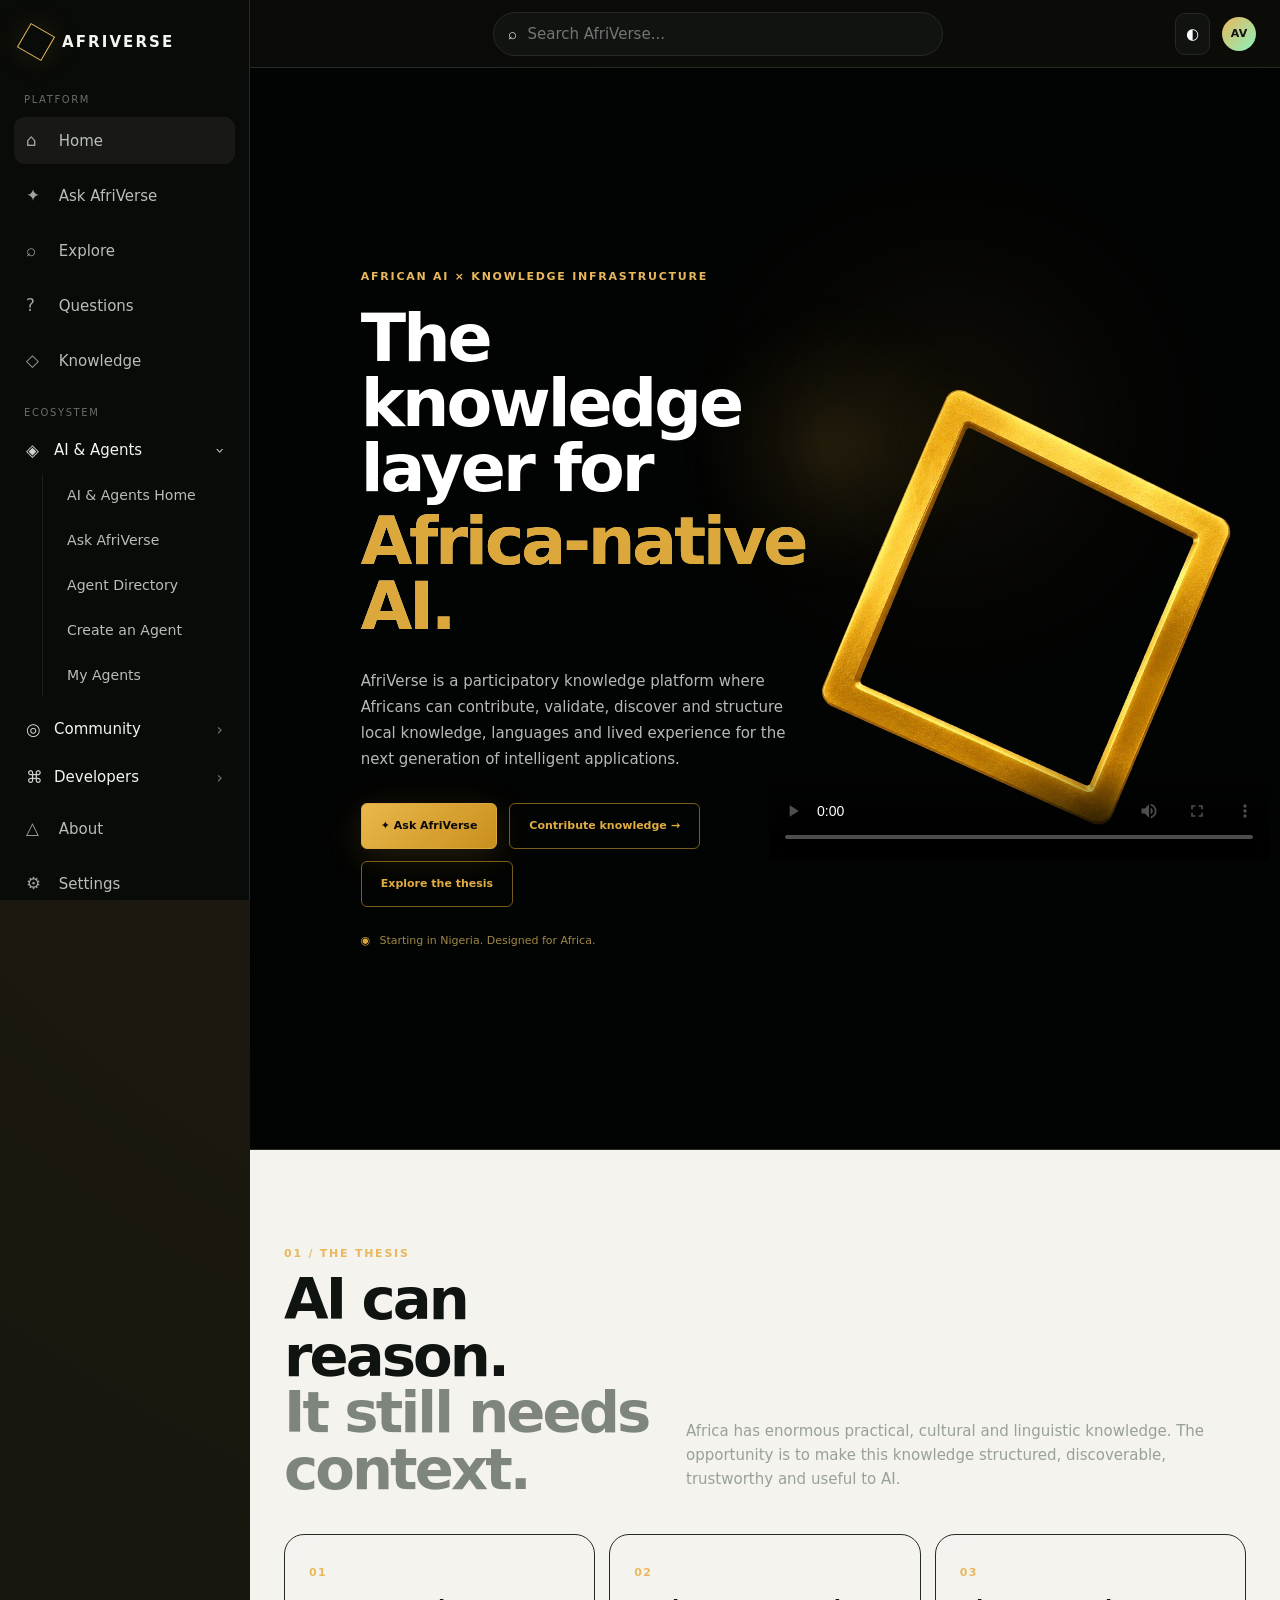
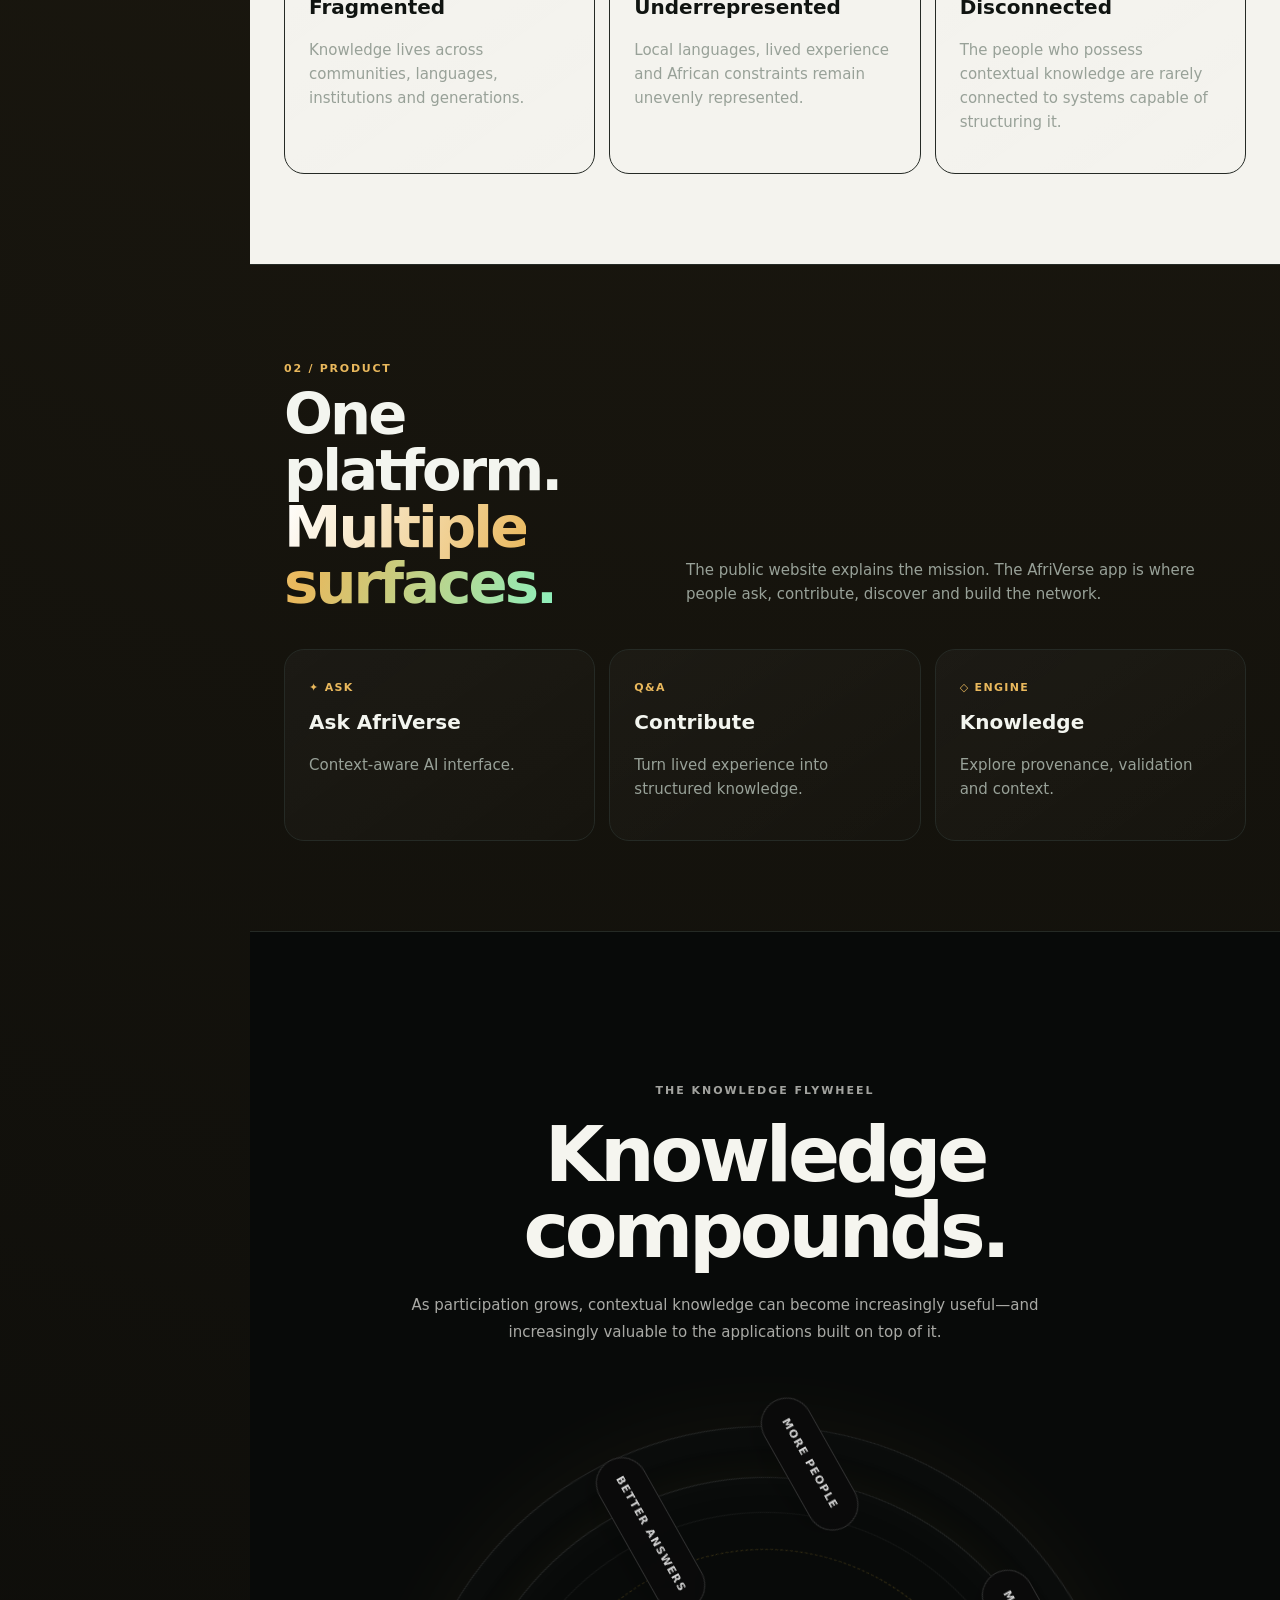
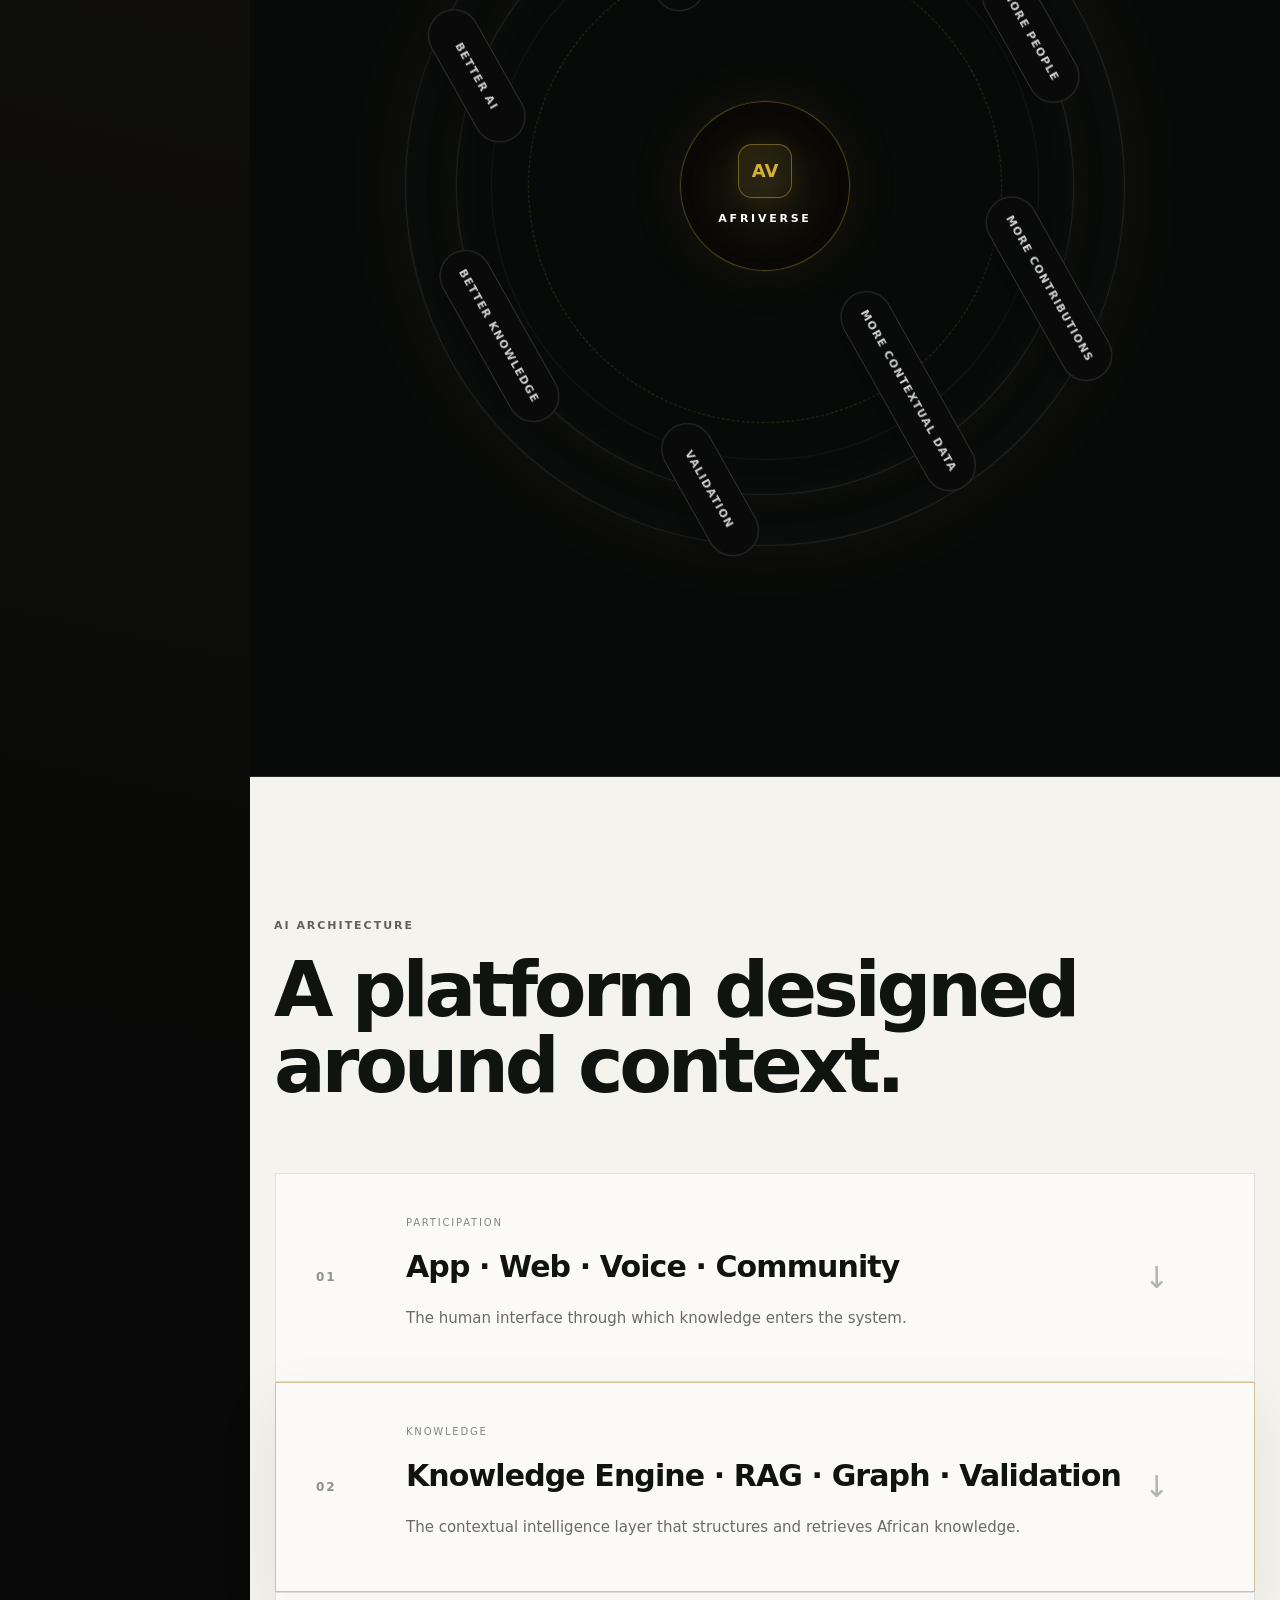
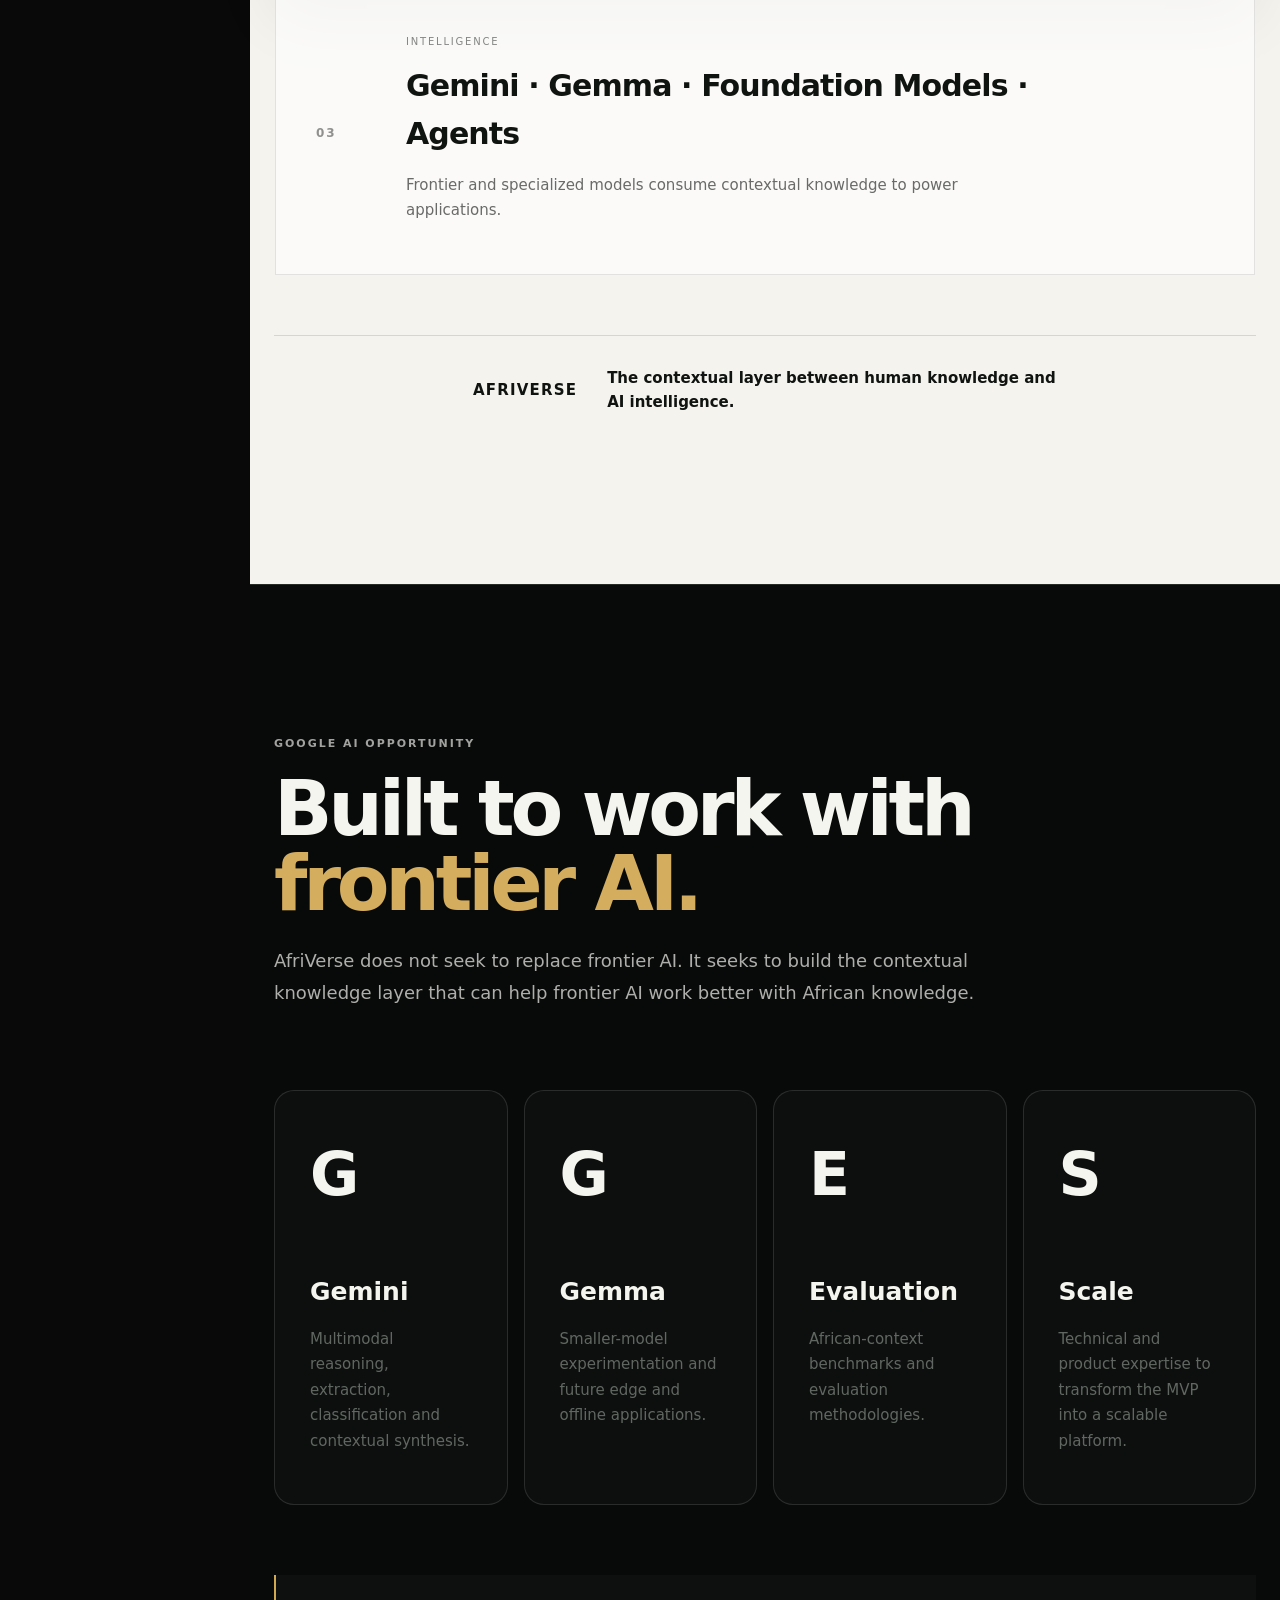
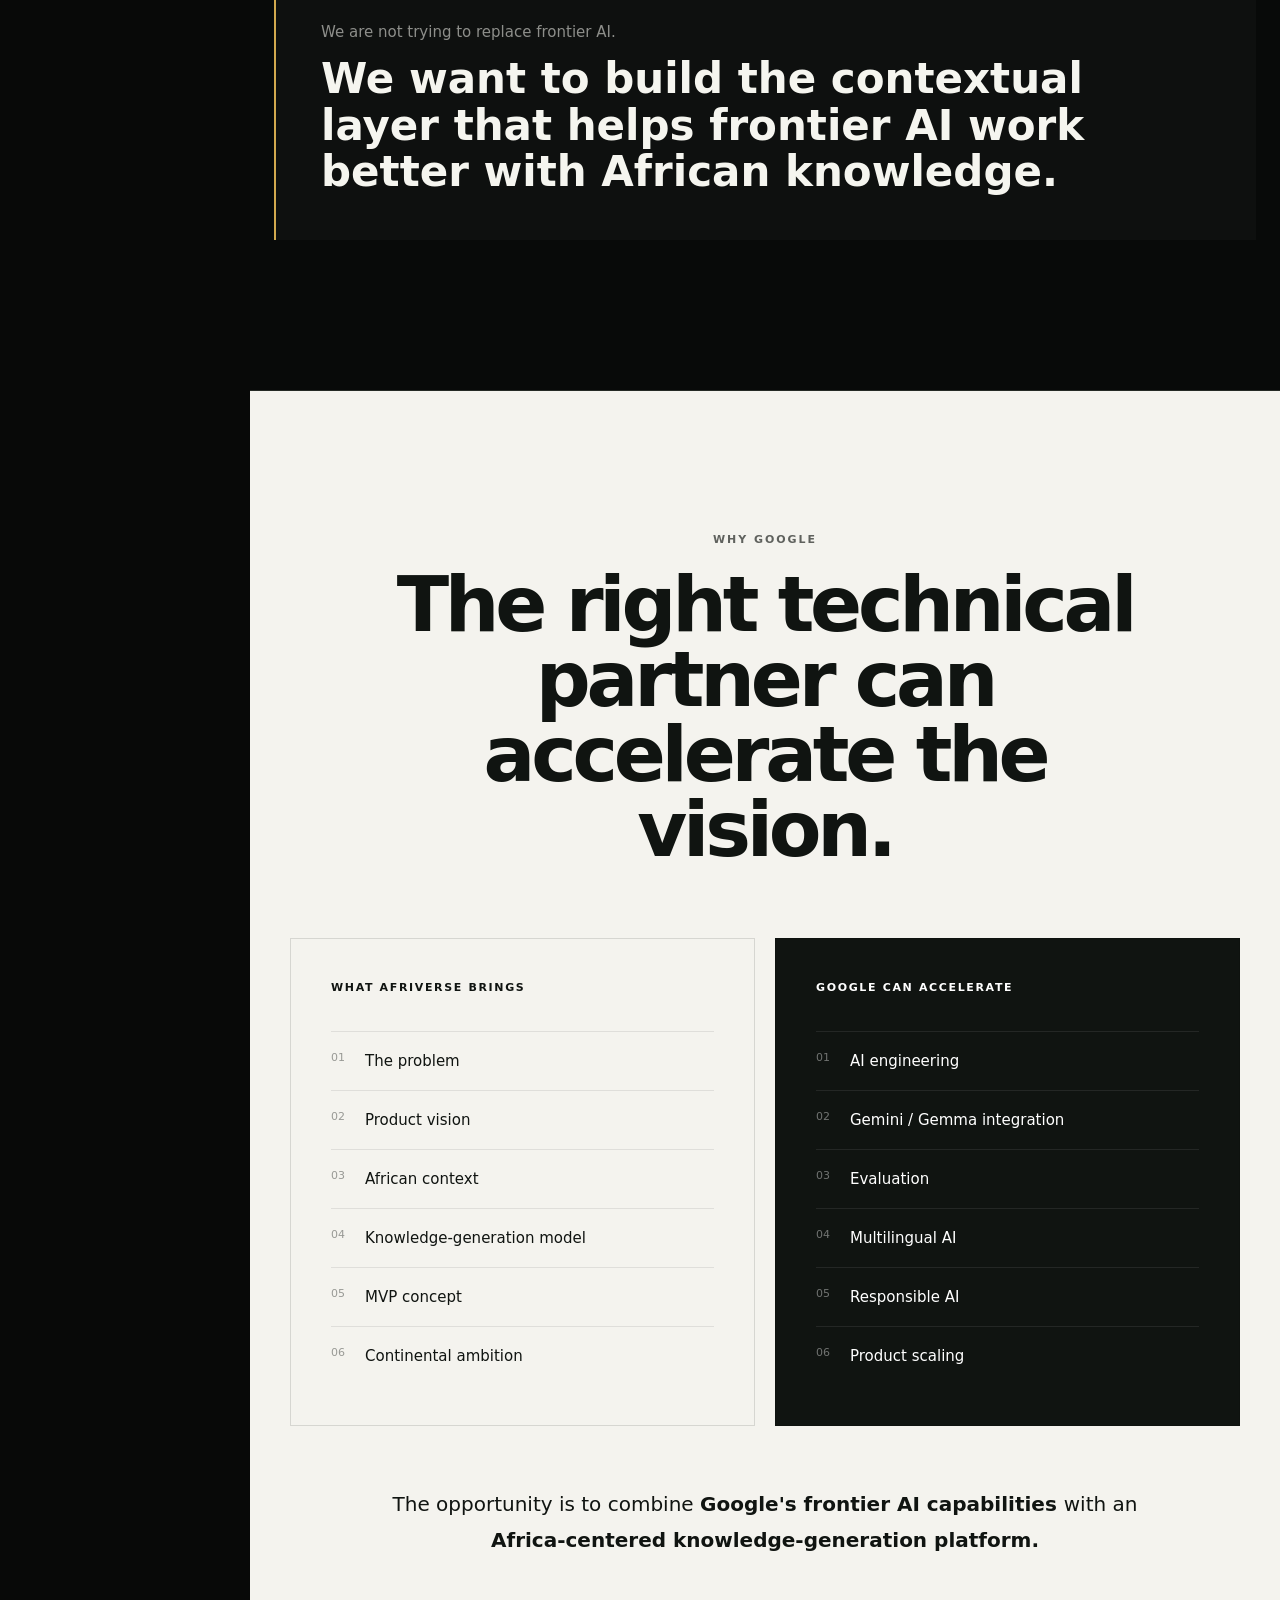
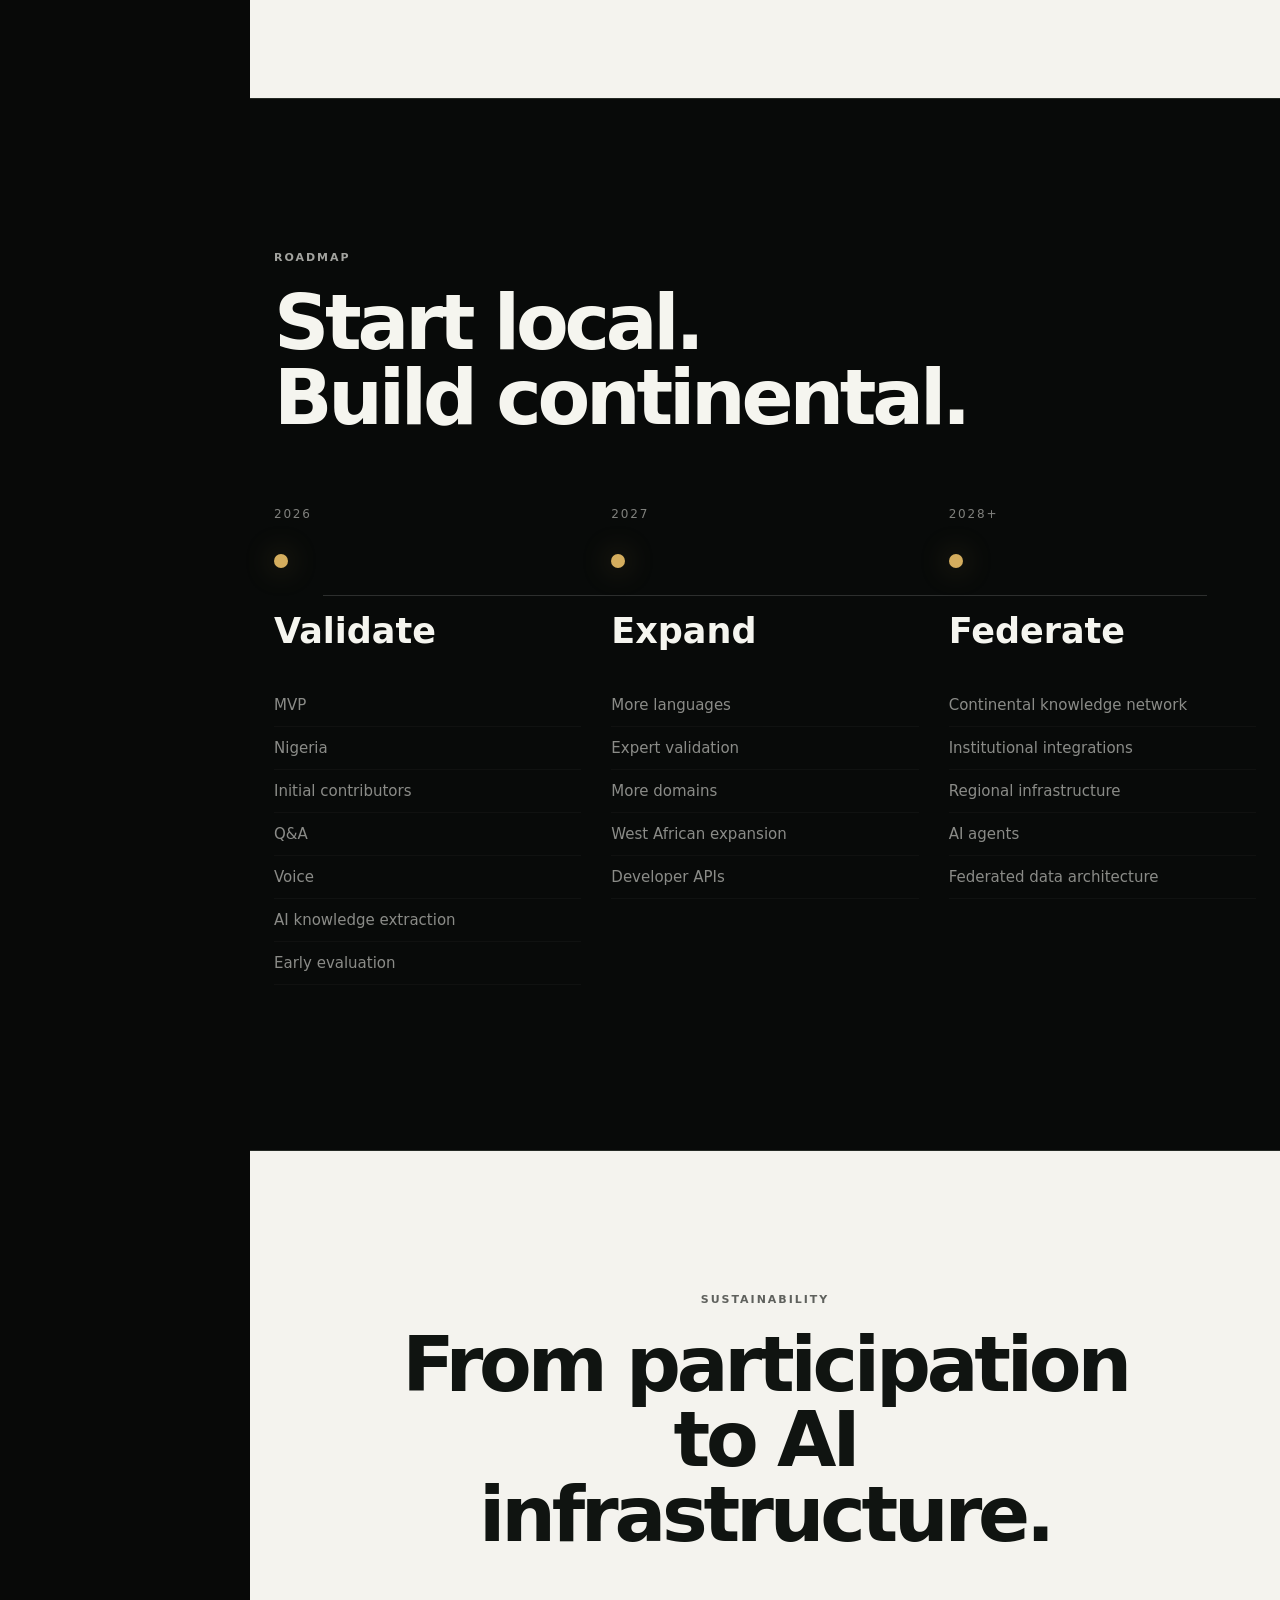
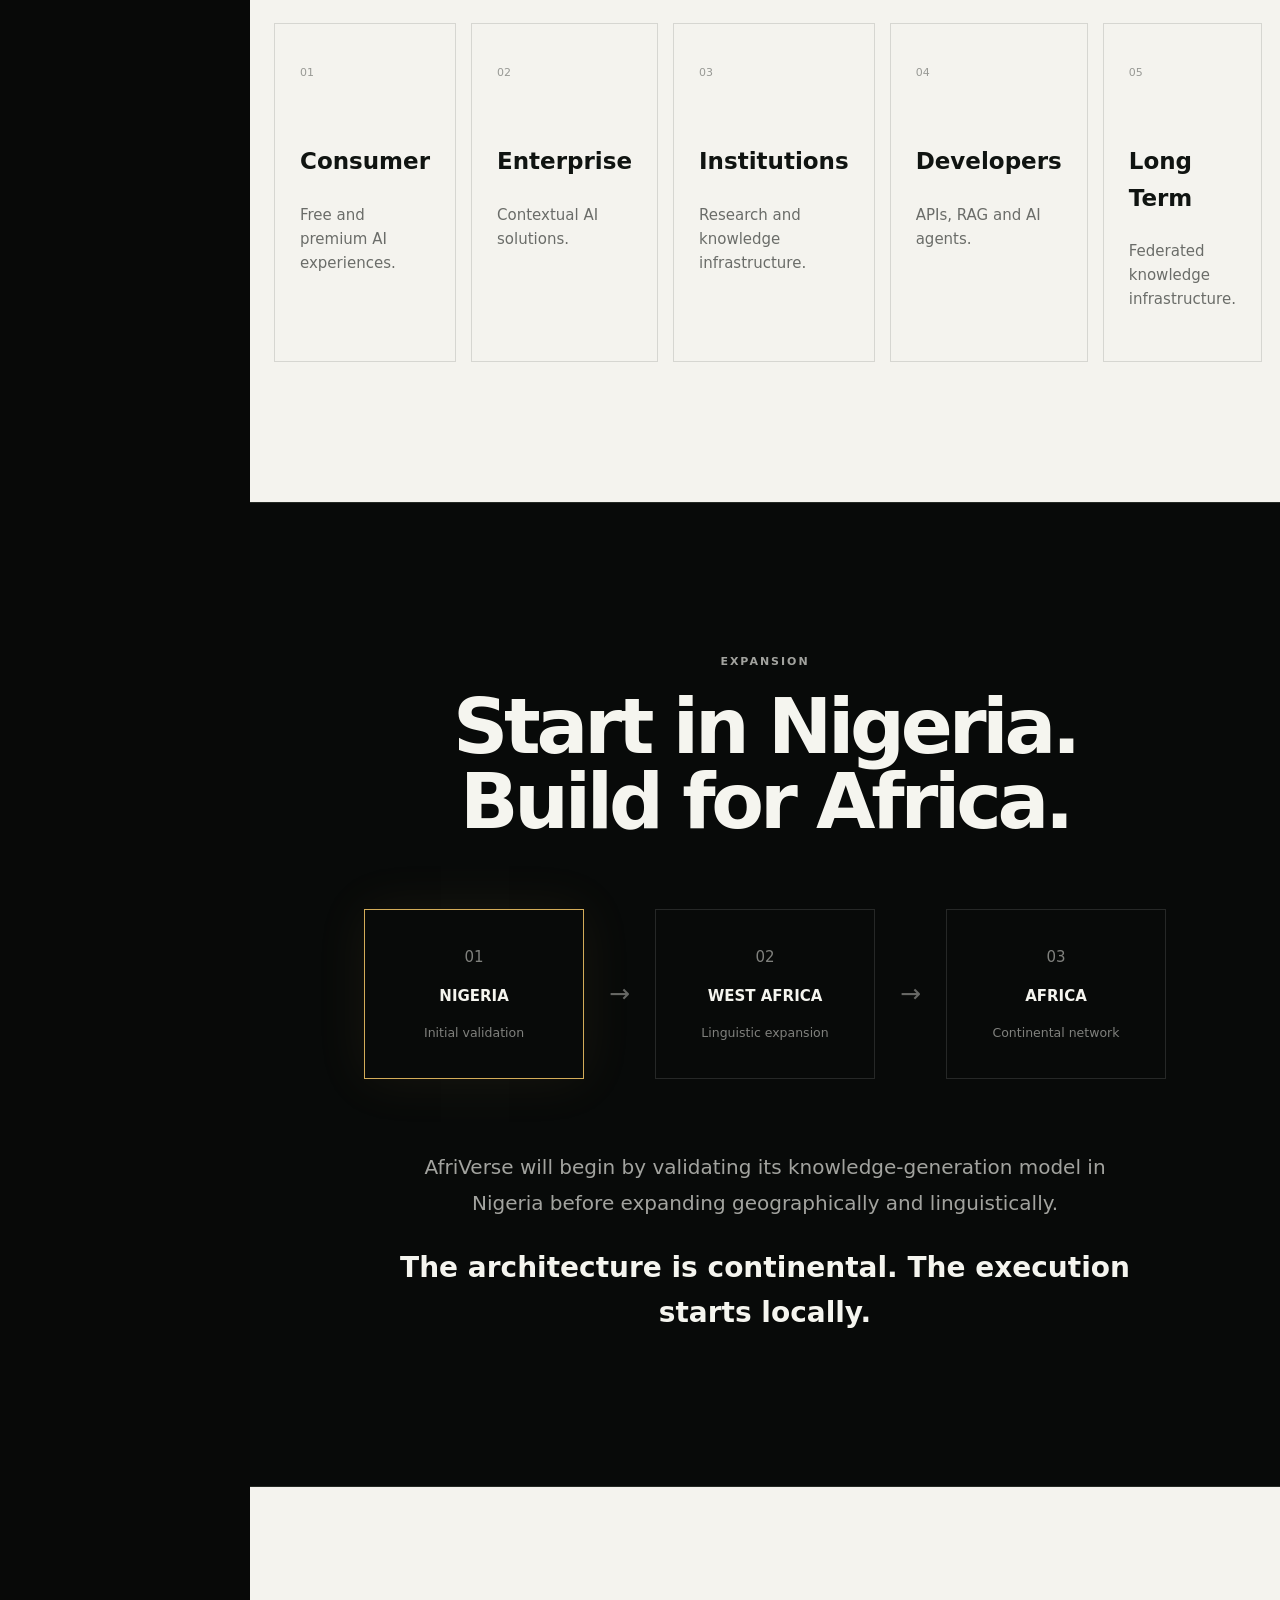
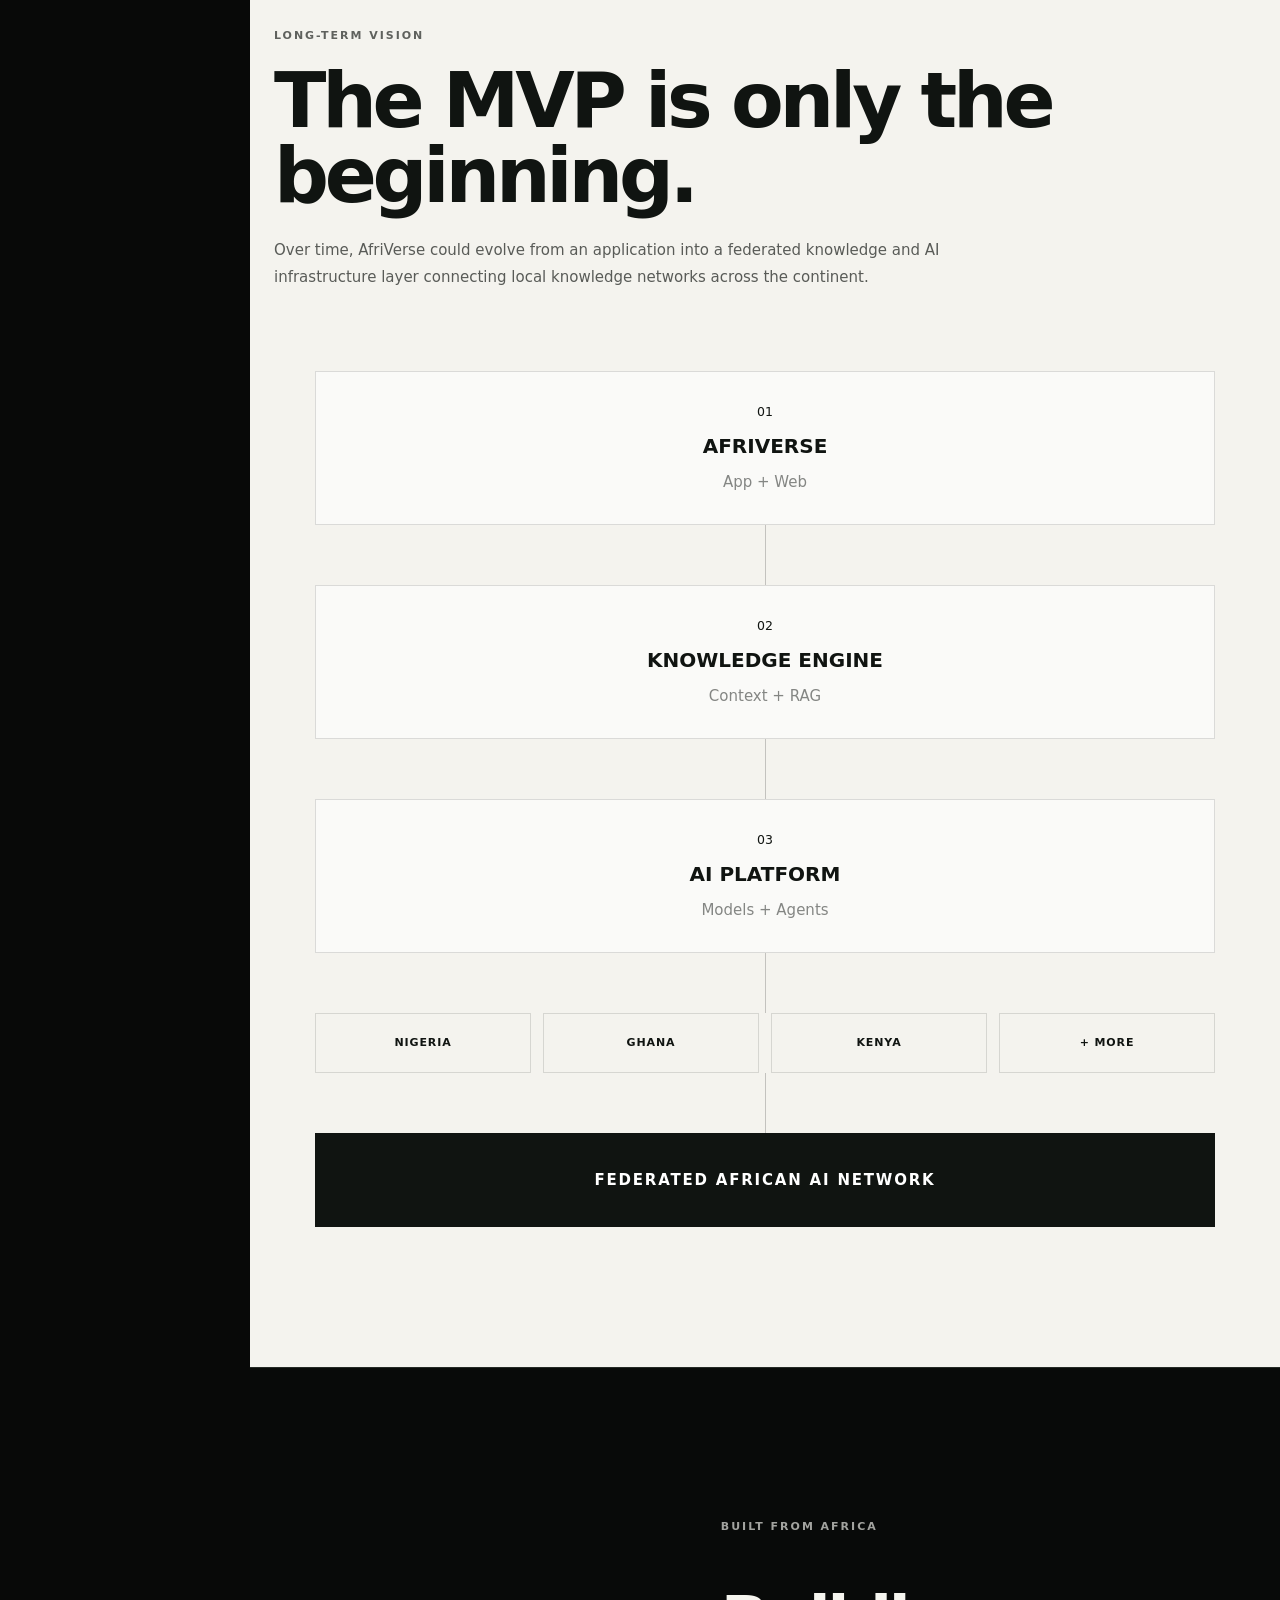
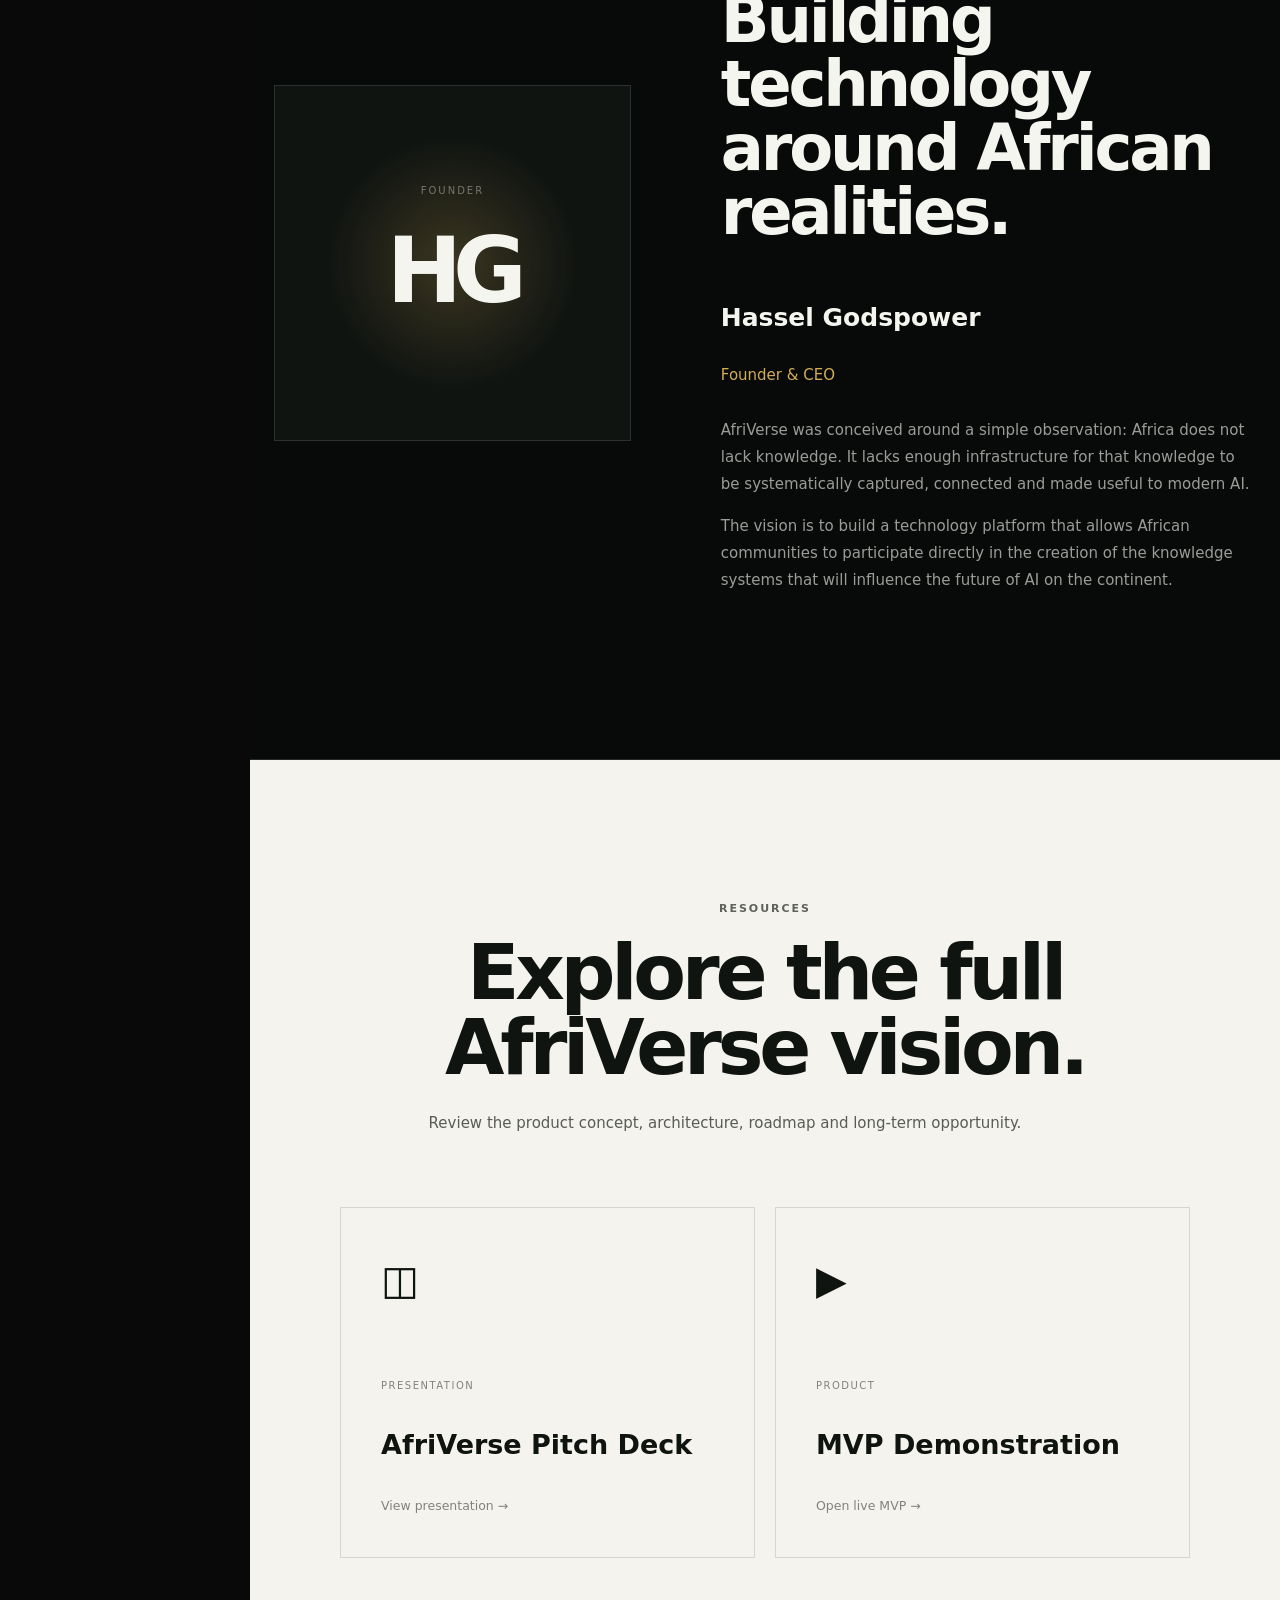
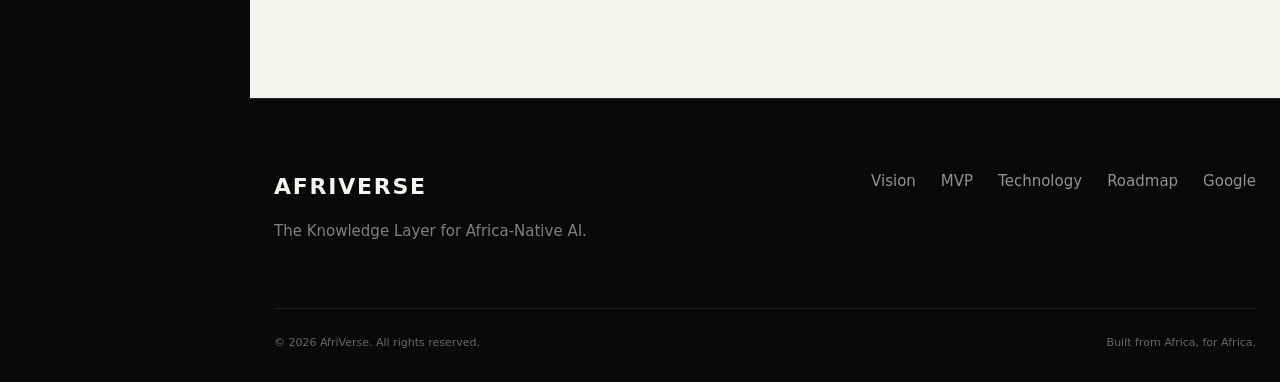
<file: index.html>
<!doctype html>
<html lang="en">

<head>

    <meta charset="utf-8">

    <meta
        name="viewport"
        content="width=device-width, initial-scale=1"
    >

    <meta
        name="theme-color"
        content="#080a09"
    >

    <meta
        name="description"
        content="AfriVerse — The knowledge layer for Africa-native AI."
    >

    <title>
        AfriVerse — The Knowledge Layer for Africa-Native AI
    </title>

    <link
        rel="stylesheet"
        href="style.css"
    >

</head>


<body>


<!-- =========================================================
     SIDEBAR
========================================================== -->

<aside class="side">

    <!-- =====================================================
         BRAND
    ====================================================== -->

    <a
        class="brand"
        href="index.html"
        aria-label="AfriVerse Home"
    >
        <i></i>
        AFRIVERSE
    </a>


    <!-- =====================================================
         PLATFORM
    ====================================================== -->

    <small>
        PLATFORM
    </small>


    <nav class="side-nav">

        <a
            href="index.html"
            class="active"
        >
            <span class="nav-icon">⌂</span>
            <span>Home</span>
        </a>


        <a href="app.html">

            <span class="nav-icon">✦</span>

            <span>
                Ask AfriVerse
            </span>

        </a>


        <a href="explore.html">

            <span class="nav-icon">⌕</span>

            <span>
                Explore
            </span>

        </a>


        <a href="questions.html">

            <span class="nav-icon">?</span>

            <span>
                Questions
            </span>

        </a>


        <a href="knowledge.html">

            <span class="nav-icon">◇</span>

            <span>
                Knowledge
            </span>

        </a>

    </nav>


    <!-- =====================================================
         ECOSYSTEM
    ====================================================== -->

    <small>
        ECOSYSTEM
    </small>


    <nav class="side-nav ecosystem-nav">


        <!-- =================================================
             AI & AGENTS
        ================================================== -->

        <details open>

            <summary>

                <span class="nav-main">

                    <span class="nav-icon">
                        ◈
                    </span>

                    <span>
                        AI &amp; Agents
                    </span>

                </span>

                <span class="nav-chevron">
                    ›
                </span>

            </summary>


            <div class="sub-nav">

                <a href="#">
                    AI &amp; Agents Home
                </a>

                <a href="#">
                    Ask AfriVerse
                </a>

                <a href="#">
                    Agent Directory
                </a>

                <a href="#">
                    Create an Agent
                </a>

                <a href="#">
                    My Agents
                </a>

            </div>

        </details>


        <!-- =================================================
             COMMUNITY
        ================================================== -->

        <details>

            <summary>

                <span class="nav-main">

                    <span class="nav-icon">
                        ◎
                    </span>

                    <span>
                        Community
                    </span>

                </span>

                <span class="nav-chevron">
                    ›
                </span>

            </summary>


            <div class="sub-nav">

                <a href="community.html">
                    Community Home
                </a>

                <a href="#">
                    Contributors
                </a>

                <a href="#">
                    Groups
                </a>

                <a href="#">
                    Discussions
                </a>

                <a href="#">
                    Knowledge Challenges
                </a>

                <a href="#">
                    Recognition
                </a>

            </div>

        </details>


        <!-- =================================================
             DEVELOPERS
        ================================================== -->

        <details>

            <summary>

                <span class="nav-main">

                    <span class="nav-icon">
                        ⌘
                    </span>

                    <span>
                        Developers
                    </span>

                </span>

                <span class="nav-chevron">
                    ›
                </span>

            </summary>


            <div class="sub-nav">

                <a href="developers.html">
                    Developer Home
                </a>

                <a href="#">
                    API
                </a>

                <a href="#
                    Documentation
                </a>

                <a href="#">
                    Knowledge Graph
                </a>

                <a href="#">
                    Datasets
                </a>

                <a href="#">
                    Agent SDK
                </a>

                <a href="#">
                    Developer Console
                </a>

                <a href="#">
                    Build with AfriVerse
                </a>

            </div>

        </details>


        <!-- =================================================
             ABOUT
        ================================================== -->

        <a href="about.html">

            <span class="nav-icon">
                △
            </span>

            <span>
                About
            </span>

        </a>


        <!-- =================================================
             SETTINGS
        ================================================== -->

        <a href="settings.html">

            <span class="nav-icon">
                ⚙
            </span>

            <span>
                Settings
            </span>

        </a>


    </nav>


</aside>



<!-- =========================================================
     MAIN
========================================================== -->

<main id="top">


<!-- =========================================================
     HEADER
========================================================== -->

<header>

    <button
       id="menu"
       aria-label="Open menu"
       >
       ☰
    </button>


    <b>
        AfriVerse
    </b>


    <div class="search">

        ⌕

        <input
            id="search"
            type="search"
            placeholder="Search AfriVerse..."
        >

    </div>


    <button
        id="theme"
        aria-label="Change theme"
    >
        ◐
    </button>


    <span class="avatar">
        AV
    </span>

</header>


<!-- =========================================================
     HERO
========================================================== -->

<section class="hero" id="top">

    <div class="hero-content">

        <!-- LEFT: TEXT + ACTIONS -->
        <div class="hero-copy">

            <label class="hero-eyebrow">
                AFRICAN AI × KNOWLEDGE INFRASTRUCTURE
            </label>


            <h1>

                The knowledge layer for

                <em>
                    Africa-native AI.
                </em>

            </h1>


            <p>

                AfriVerse is a participatory knowledge platform where
                Africans can contribute, validate, discover and structure
                local knowledge, languages and lived experience for the
                next generation of intelligent applications.

            </p>


            <div class="actions">

                <a
                    class="primary"
                    href="app.html"
                >
                    ✦ Ask AfriVerse
                </a>


                <a
                    href="questions.html"
                >
                    Contribute knowledge →
                </a>


                <a
                    href="about.html"
                >
                    Explore the thesis
                </a>

            </div>


            <div class="hero-meta">

                <span>◉</span>

                Starting in Nigeria.
                Designed for Africa.

            </div>

        </div>


        <!-- RIGHT: KNOWLEDGE GENERATION VIDEO -->
        <div class="hero-visual">

            <div class="hero-video-frame">

                <!-- =========================================================
                     RIGHT: KNOWLEDGE GENERATION VIDEO
                ========================================================== -->
                
                <div class="hero-visual">
                
                    <video
                        class="hero-video"
                        controls
                        loop
                        playsinline
                        preload="metadata"
                        poster="assets/hero-afriverse.png"
                    >
                
                        <source
                            src="assets/afriverse-knowledge-generation.mp4"
                            type="video/mp4"
                        >
                
                        Your browser does not support the video element.
                
                    </video>
                
                </div>

            </div>

        </div>

    </div>

</section>


<!-- =========================================================
     THESIS
========================================================== -->

<section
    id="vision"
    class="section-light"
>

    <div class="head">

        <div>

            <label>
                01 / THE THESIS
            </label>


            <h2>

                AI can reason.

                <br>

                <span>
                    It still needs context.
                </span>

            </h2>

        </div>


        <p>

            Africa has enormous practical, cultural and linguistic
            knowledge. The opportunity is to make this knowledge
            structured, discoverable, trustworthy and useful to AI.

        </p>

    </div>


    <div class="grid three">

        <article>

            <b>
                01
            </b>

            <h3>
                Fragmented
            </h3>

            <p>
                Knowledge lives across communities, languages,
                institutions and generations.
            </p>

        </article>


        <article>

            <b>
                02
            </b>

            <h3>
                Underrepresented
            </h3>

            <p>
                Local languages, lived experience and African
                constraints remain unevenly represented.
            </p>

        </article>


        <article>

            <b>
                03
            </b>

            <h3>
                Disconnected
            </h3>

            <p>
                The people who possess contextual knowledge are
                rarely connected to systems capable of structuring it.
            </p>

        </article>

    </div>

</section>



<!-- =========================================================
     PRODUCT
========================================================== -->

<section id="mvp">

    <div class="head">

        <div>

            <label>
                02 / PRODUCT
            </label>


            <h2>

                One platform.

                <br>

                <em>
                    Multiple surfaces.
                </em>

            </h2>

        </div>


        <p>

            The public website explains the mission. The AfriVerse
            app is where people ask, contribute, discover and build
            the network.

        </p>

    </div>


    <div class="grid three">

        <a
            class="tile"
            href="app.html"
        >

            <b>
                ✦ ASK
            </b>

            <h3>
                Ask AfriVerse
            </h3>

            <p>
                Context-aware AI interface.
            </p>

        </a>


        <a
            class="tile"
            href="questions.html"
        >

            <b>
                Q&A
            </b>

            <h3>
                Contribute
            </h3>

            <p>
                Turn lived experience into structured knowledge.
            </p>

        </a>


        <a
            class="tile"
            href="knowledge.html"
        >

            <b>
                ◇ ENGINE
            </b>

            <h3>
                Knowledge
            </h3>

            <p>
                Explore provenance, validation and context.
            </p>

        </a>

    </div>

</section>



<!-- =========================================================
     KNOWLEDGE FLYWHEEL
========================================================== -->

<section
    class="flywheel-section section-dark"
>

    <div class="container">

        <div class="center-heading reveal">

            <div class="eyebrow">
                THE KNOWLEDGE FLYWHEEL
            </div>

            <h2>
                Knowledge compounds.
            </h2>

            <p>
                As participation grows, contextual knowledge can
                become increasingly useful—and increasingly valuable
                to the applications built on top of it.
            </p>

        </div>


        <div class="flywheel">

            <!-- =================================================
                 ROTATING ORBIT
            ================================================== -->

            <div class="flywheel-orbit">

                <div class="flywheel-ring"></div>


                <div class="fly-node node-top">
                    MORE PEOPLE
                </div>


                <div class="fly-node node-right-top">
                    MORE CONTRIBUTIONS
                </div>


                <div class="fly-node node-right-bottom">
                    MORE CONTEXTUAL DATA
                </div>


                <div class="fly-node node-bottom-right">
                    VALIDATION
                </div>


                <div class="fly-node node-bottom">
                    BETTER KNOWLEDGE
                </div>


                <div class="fly-node node-bottom-left">
                    BETTER AI
                </div>


                <div class="fly-node node-left-bottom">
                    BETTER ANSWERS
                </div>


                <div class="fly-node node-left-top">
                    MORE PEOPLE
                </div>

            </div>


            <!-- =================================================
                 STATIC AFRIVERSE CENTER
            ================================================== -->

            <div class="fly-center">

                <span>
                    AV
                </span>

                <strong>
                    AFRIVERSE
                </strong>

            </div>

        </div>

    </div>

</section>



<!-- =========================================================
     AI ARCHITECTURE
========================================================== -->

<section
    class="architecture section-light"
    id="technology"
>

    <div class="container">

        <div class="section-heading reveal">

            <div class="eyebrow">
                AI ARCHITECTURE
            </div>


            <h2>

                A platform designed
                <br>
                around context.

            </h2>

        </div>


        <div class="architecture-stack">


            <div class="architecture-layer reveal">

                <div class="layer-number">
                    01
                </div>


                <div class="layer-content">

                    <small>
                        PARTICIPATION
                    </small>


                    <h3>
                        App · Web · Voice · Community
                    </h3>


                    <p>
                        The human interface through which
                        knowledge enters the system.
                    </p>

                </div>


                <div class="layer-arrow">
                    ↓
                </div>

            </div>



            <div class="architecture-layer active reveal">

                <div class="layer-number">
                    02
                </div>


                <div class="layer-content">

                    <small>
                        KNOWLEDGE
                    </small>


                    <h3>
                        Knowledge Engine · RAG · Graph · Validation
                    </h3>


                    <p>
                        The contextual intelligence layer that
                        structures and retrieves African knowledge.
                    </p>

                </div>


                <div class="layer-arrow">
                    ↓
                </div>

            </div>



            <div class="architecture-layer reveal">

                <div class="layer-number">
                    03
                </div>


                <div class="layer-content">

                    <small>
                        INTELLIGENCE
                    </small>


                    <h3>
                        Gemini · Gemma · Foundation Models · Agents
                    </h3>


                    <p>
                        Frontier and specialized models consume
                        contextual knowledge to power applications.
                    </p>

                </div>

            </div>


        </div>


        <div class="architecture-bottom reveal">

            <span>
                AFRIVERSE
            </span>


            <strong>

                The contextual layer between
                human knowledge and AI intelligence.

            </strong>

        </div>

    </div>

</section>



<!-- =========================================================
     GOOGLE AI OPPORTUNITY
========================================================== -->

<section
    class="google-section section-dark"
    id="google"
>

    <div class="container">

        <div class="google-hero reveal">

            <div class="eyebrow">
                GOOGLE AI OPPORTUNITY
            </div>


            <h2>

                Built to work with

                <span>
                    frontier AI.
                </span>

            </h2>


            <p>

                AfriVerse does not seek to replace frontier AI.
                It seeks to build the contextual knowledge layer
                that can help frontier AI work better with African
                knowledge.

            </p>

        </div>


        <div class="google-grid">


            <article class="google-card reveal">

                <div class="google-letter">
                    G
                </div>

                <h3>
                    Gemini
                </h3>

                <p>
                    Multimodal reasoning, extraction, classification
                    and contextual synthesis.
                </p>

            </article>



            <article class="google-card reveal">

                <div class="google-letter">
                    G
                </div>

                <h3>
                    Gemma
                </h3>

                <p>
                    Smaller-model experimentation and future
                    edge and offline applications.
                </p>

            </article>



            <article class="google-card reveal">

                <div class="google-letter">
                    E
                </div>

                <h3>
                    Evaluation
                </h3>

                <p>
                    African-context benchmarks and evaluation
                    methodologies.
                </p>

            </article>



            <article class="google-card reveal">

                <div class="google-letter">
                    S
                </div>

                <h3>
                    Scale
                </h3>

                <p>
                    Technical and product expertise to transform
                    the MVP into a scalable platform.
                </p>

            </article>

        </div>


        <div class="google-statement reveal">

            <span>
                We are not trying to replace frontier AI.
            </span>


            <strong>

                We want to build the contextual layer that helps
                frontier AI work better with African knowledge.

            </strong>

        </div>

    </div>

</section>



<!-- =========================================================
     WHY GOOGLE
========================================================== -->

<section
    class="why-google section-light"
>

    <div class="container">

        <div class="center-heading reveal">

            <div class="eyebrow">
                WHY GOOGLE
            </div>


            <h2>

                The right technical partner
                can accelerate the vision.

            </h2>

        </div>


        <div class="partner-grid">


            <div class="partner-column reveal">

                <div class="partner-title">
                    WHAT AFRIVERSE BRINGS
                </div>


                <ul>

                    <li>
                        <span>01</span>
                        The problem
                    </li>

                    <li>
                        <span>02</span>
                        Product vision
                    </li>

                    <li>
                        <span>03</span>
                        African context
                    </li>

                    <li>
                        <span>04</span>
                        Knowledge-generation model
                    </li>

                    <li>
                        <span>05</span>
                        MVP concept
                    </li>

                    <li>
                        <span>06</span>
                        Continental ambition
                    </li>

                </ul>

            </div>



            <div class="partner-column highlighted reveal">

                <div class="partner-title">
                    GOOGLE CAN ACCELERATE
                </div>


                <ul>

                    <li>
                        <span>01</span>
                        AI engineering
                    </li>

                    <li>
                        <span>02</span>
                        Gemini / Gemma integration
                    </li>

                    <li>
                        <span>03</span>
                        Evaluation
                    </li>

                    <li>
                        <span>04</span>
                        Multilingual AI
                    </li>

                    <li>
                        <span>05</span>
                        Responsible AI
                    </li>

                    <li>
                        <span>06</span>
                        Product scaling
                    </li>

                </ul>

            </div>

        </div>


        <div class="partner-bottom reveal">

            The opportunity is to combine

            <strong>
                Google's frontier AI capabilities
            </strong>

            with an

            <strong>
                Africa-centered knowledge-generation platform.
            </strong>

        </div>

    </div>

</section>



<!-- =========================================================
     ROADMAP
========================================================== -->

<section
    class="roadmap section-dark"
    id="roadmap"
>

    <div class="container">

        <div class="section-heading reveal">

            <div class="eyebrow">
                ROADMAP
            </div>


            <h2>

                Start local.

                <br>

                Build continental.

            </h2>

        </div>


        <div class="roadmap-line">


            <div class="roadmap-item reveal">

                <div class="roadmap-year">
                    2026
                </div>


                <div class="roadmap-dot"></div>


                <h3>
                    Validate
                </h3>


                <ul>
                    <li>MVP</li>
                    <li>Nigeria</li>
                    <li>Initial contributors</li>
                    <li>Q&A</li>
                    <li>Voice</li>
                    <li>AI knowledge extraction</li>
                    <li>Early evaluation</li>
                </ul>

            </div>



            <div class="roadmap-item reveal">

                <div class="roadmap-year">
                    2027
                </div>


                <div class="roadmap-dot"></div>


                <h3>
                    Expand
                </h3>


                <ul>
                    <li>More languages</li>
                    <li>Expert validation</li>
                    <li>More domains</li>
                    <li>West African expansion</li>
                    <li>Developer APIs</li>
                </ul>

            </div>



            <div class="roadmap-item reveal">

                <div class="roadmap-year">
                    2028+
                </div>


                <div class="roadmap-dot"></div>


                <h3>
                    Federate
                </h3>


                <ul>
                    <li>Continental knowledge network</li>
                    <li>Institutional integrations</li>
                    <li>Regional infrastructure</li>
                    <li>AI agents</li>
                    <li>Federated data architecture</li>
                </ul>

            </div>

        </div>

    </div>

</section>



<!-- =========================================================
     BUSINESS MODEL
========================================================== -->

<section
    class="business section-light"
>

    <div class="container">

        <div class="center-heading reveal">

            <div class="eyebrow">
                SUSTAINABILITY
            </div>


            <h2>

                From participation
                to AI infrastructure.

            </h2>

        </div>


        <div class="business-grid">


            <div class="business-card reveal">

                <span>
                    01
                </span>

                <h3>
                    Consumer
                </h3>

                <p>
                    Free and premium AI experiences.
                </p>

            </div>



            <div class="business-card reveal">

                <span>
                    02
                </span>

                <h3>
                    Enterprise
                </h3>

                <p>
                    Contextual AI solutions.
                </p>

            </div>



            <div class="business-card reveal">

                <span>
                    03
                </span>

                <h3>
                    Institutions
                </h3>

                <p>
                    Research and knowledge infrastructure.
                </p>

            </div>



            <div class="business-card reveal">

                <span>
                    04
                </span>

                <h3>
                    Developers
                </h3>

                <p>
                    APIs, RAG and AI agents.
                </p>

            </div>



            <div class="business-card reveal">

                <span>
                    05
                </span>

                <h3>
                    Long Term
                </h3>

                <p>
                    Federated knowledge infrastructure.
                </p>

            </div>

        </div>

    </div>

</section>



<!-- =========================================================
     NIGERIA → AFRICA
========================================================== -->

<section
    class="nigeria-africa section-dark"
>

    <div class="container">

        <div class="center-heading reveal">

            <div class="eyebrow">
                EXPANSION
            </div>


            <h2>

                Start in Nigeria.

                <br>

                Build for Africa.

            </h2>

        </div>


        <div class="expansion-path reveal">


            <div class="expansion-node active">

                <span>
                    01
                </span>

                <strong>
                    NIGERIA
                </strong>

                <small>
                    Initial validation
                </small>

            </div>


            <div class="expansion-connector">
                →
            </div>


            <div class="expansion-node">

                <span>
                    02
                </span>

                <strong>
                    WEST AFRICA
                </strong>

                <small>
                    Linguistic expansion
                </small>

            </div>


            <div class="expansion-connector">
                →
            </div>


            <div class="expansion-node">

                <span>
                    03
                </span>

                <strong>
                    AFRICA
                </strong>

                <small>
                    Continental network
                </small>

            </div>

        </div>


        <div class="expansion-statement reveal">

            <p>

                AfriVerse will begin by validating its
                knowledge-generation model in Nigeria before
                expanding geographically and linguistically.

            </p>


            <strong>

                The architecture is continental.
                The execution starts locally.

            </strong>

        </div>

    </div>

</section>



<!-- =========================================================
     LONG TERM ARCHITECTURE
========================================================== -->

<section
    class="long-term section-light"
>

    <div class="container">

        <div class="section-heading reveal">

            <div class="eyebrow">
                LONG-TERM VISION
            </div>


            <h2>

                The MVP is only
                the beginning.

            </h2>


            <p>

                Over time, AfriVerse could evolve from an application
                into a federated knowledge and AI infrastructure layer
                connecting local knowledge networks across the continent.

            </p>

        </div>


        <div class="long-architecture">


            <div class="long-node reveal">

                <small>
                    01
                </small>

                <strong>
                    AFRIVERSE
                </strong>

                <span>
                    App + Web
                </span>

            </div>


            <div class="long-line"></div>


            <div class="long-node reveal">

                <small>
                    02
                </small>

                <strong>
                    KNOWLEDGE ENGINE
                </strong>

                <span>
                    Context + RAG
                </span>

            </div>


            <div class="long-line"></div>


            <div class="long-node reveal">

                <small>
                    03
                </small>

                <strong>
                    AI PLATFORM
                </strong>

                <span>
                    Models + Agents
                </span>

            </div>


            <div class="long-line"></div>


            <div class="country-row">

                <div class="country-node reveal">
                    NIGERIA
                </div>

                <div class="country-node reveal">
                    GHANA
                </div>

                <div class="country-node reveal">
                    KENYA
                </div>

                <div class="country-node reveal">
                    + MORE
                </div>

            </div>


            <div class="long-line"></div>


            <div class="long-final reveal">

                FEDERATED AFRICAN AI NETWORK

            </div>

        </div>

    </div>

</section>



<!-- =========================================================
     FOUNDER
========================================================== -->

<section
    class="founder section-dark"
>

    <div class="container">

        <div class="founder-grid">


            <div class="founder-image reveal">

                <div class="founder-placeholder">

                    <span>
                        FOUNDER
                    </span>

                    <strong>
                        HG
                    </strong>

                </div>

            </div>


            <div class="founder-content reveal">

                <div class="eyebrow">
                    BUILT FROM AFRICA
                </div>


                <h2>

                    Building technology
                    around African realities.

                </h2>


                <h3>
                    Hassel Godspower
                </h3>


                <div class="founder-title">
                    Founder & CEO
                </div>


                <p>

                    AfriVerse was conceived around a simple observation:
                    Africa does not lack knowledge. It lacks enough
                    infrastructure for that knowledge to be systematically
                    captured, connected and made useful to modern AI.

                </p>


                <p>

                    The vision is to build a technology platform that
                    allows African communities to participate directly
                    in the creation of the knowledge systems that will
                    influence the future of AI on the continent.

                </p>

            </div>

        </div>

    </div>

</section>


<!-- =========================================================
     FINAL CTA
========================================================== -->

<section
    class="resources section-light"
>

    <div class="container">

        <div class="center-heading reveal">

            <div class="eyebrow">
                RESOURCES
            </div>


            <h2>
                Explore the full AfriVerse vision.
            </h2>


            <p>
                Review the product concept, architecture, roadmap
                and long-term opportunity.
            </p>

        </div>


        <div class="resource-grid">


            <!-- =================================================
                 PITCH DECK
            ================================================== -->

            <a
                class="resource-card reveal"
                href="assets/AfriVerse-Google-Africa-AI-Lab-Pitch.pdf"
                target="_blank"
                rel="noopener noreferrer"
            >

                <div class="resource-icon">
                    ◫
                </div>


                <span>
                    PRESENTATION
                </span>


                <h3>
                    AfriVerse Pitch Deck
                </h3>


                <small>
                    View presentation →
                </small>

            </a>



            <!-- =================================================
                 LIVE MVP
            ================================================== -->

            <a
                class="resource-card reveal"
                href="https://afriverse-ai-mvp.vercel.app/ask"
                target="_blank"
                rel="noopener noreferrer"
            >

                <div class="resource-icon">
                    ▶
                </div>


                <span>
                    PRODUCT
                </span>


                <h3>
                    MVP Demonstration
                </h3>


                <small>
                    Open live MVP →
                </small>

            </a>


        </div>

    </div>

</section>

            



<!-- =========================================================
     FOOTER
========================================================== -->

<footer class="afriverse-footer section-dark">

    <div class="container">

        <div class="footer-top">


            <div>

                <div class="footer-logo">
                    AFRIVERSE
                </div>


                <p>

                    The Knowledge Layer for
                    Africa-Native AI.

                </p>

            </div>


            <div class="footer-links">

                <a href="#vision">
                    Vision
                </a>

                <a href="#mvp">
                    MVP
                </a>

                <a href="#technology">
                    Technology
                </a>

                <a href="#roadmap">
                    Roadmap
                </a>

                <a href="#google">
                    Google
                </a>

            </div>

        </div>


        <div class="footer-bottom">

            <span>
                © 2026 AfriVerse. All rights reserved.
            </span>


            <span>
                Built from Africa, for Africa.
            </span>

        </div>

    </div>

</footer>


</main>




<!-- =========================================================
     MOBILE NAVIGATION
========================================================== -->

<nav class="bottom">

    <a href="index.html">
        <span class="nav-icon">⌂</span>
        <small>Home</small>
    </a>

    <a href="app.html">
        <span class="nav-icon">✦</span>
        <small>Ask</small>
    </a>

    <a href="explore.html">
        <span class="nav-icon">⌕</span>
        <small>Explore</small>
    </a>

    <a href="questions.html">
        <span class="nav-icon">?</span>
        <small>Contribute</small>
    </a>

    <a href="knowledge.html">
        <span class="nav-icon">◇</span>
        <small>Knowledge</small>
    </a>

</nav>


<script src="script.js"></script>

</body>

</html>
</file>
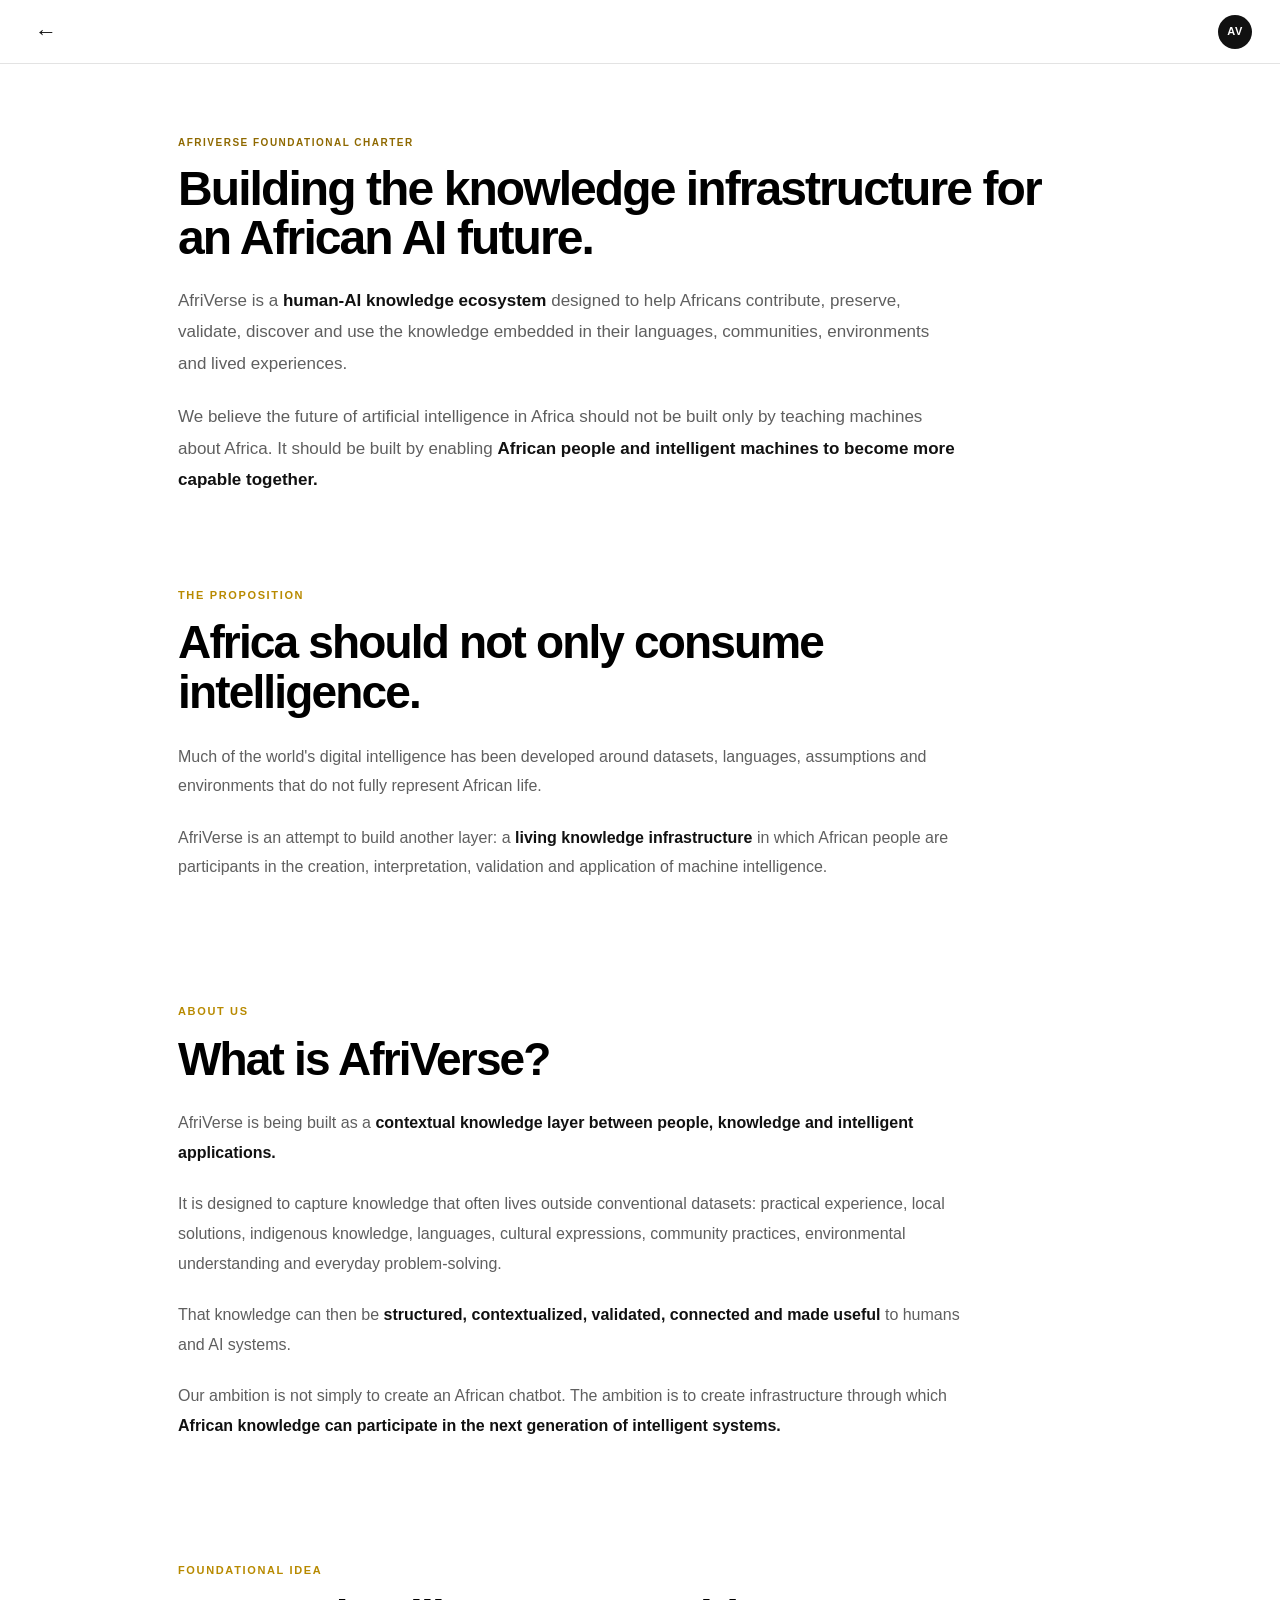
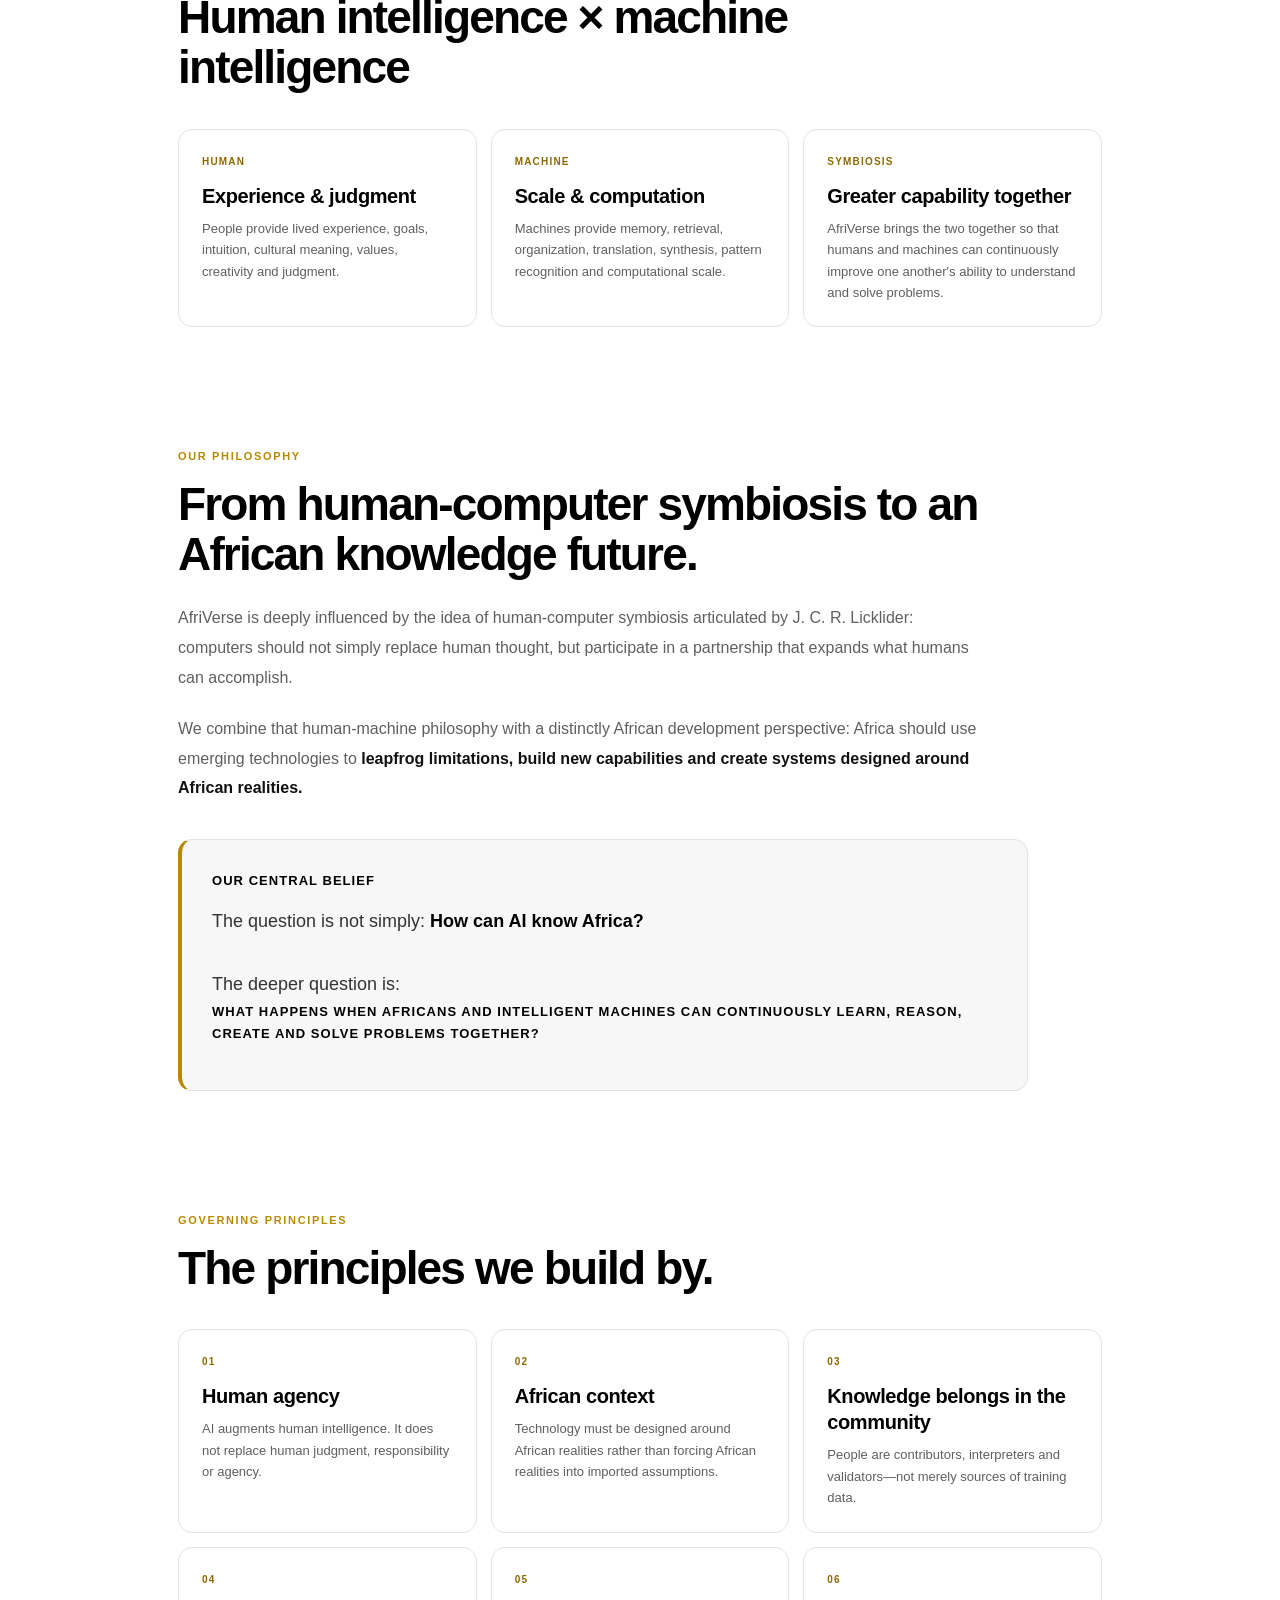
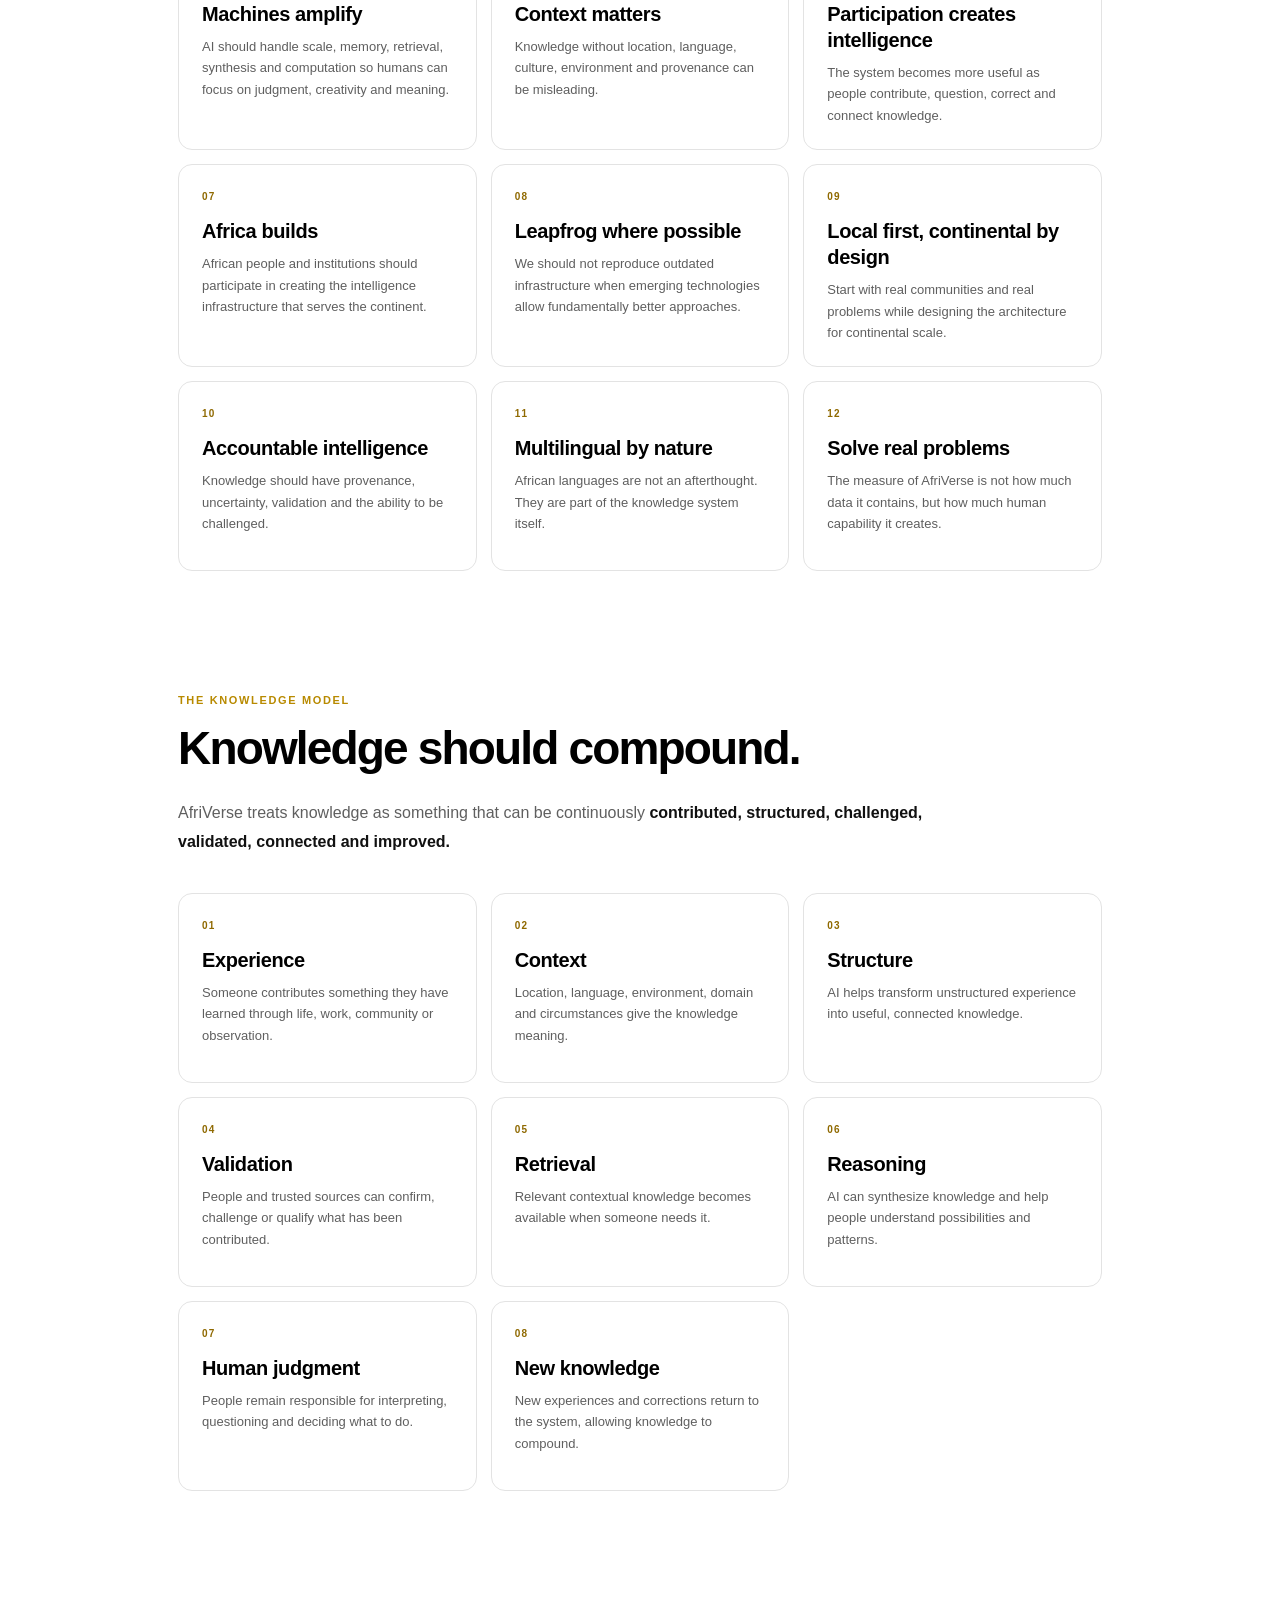
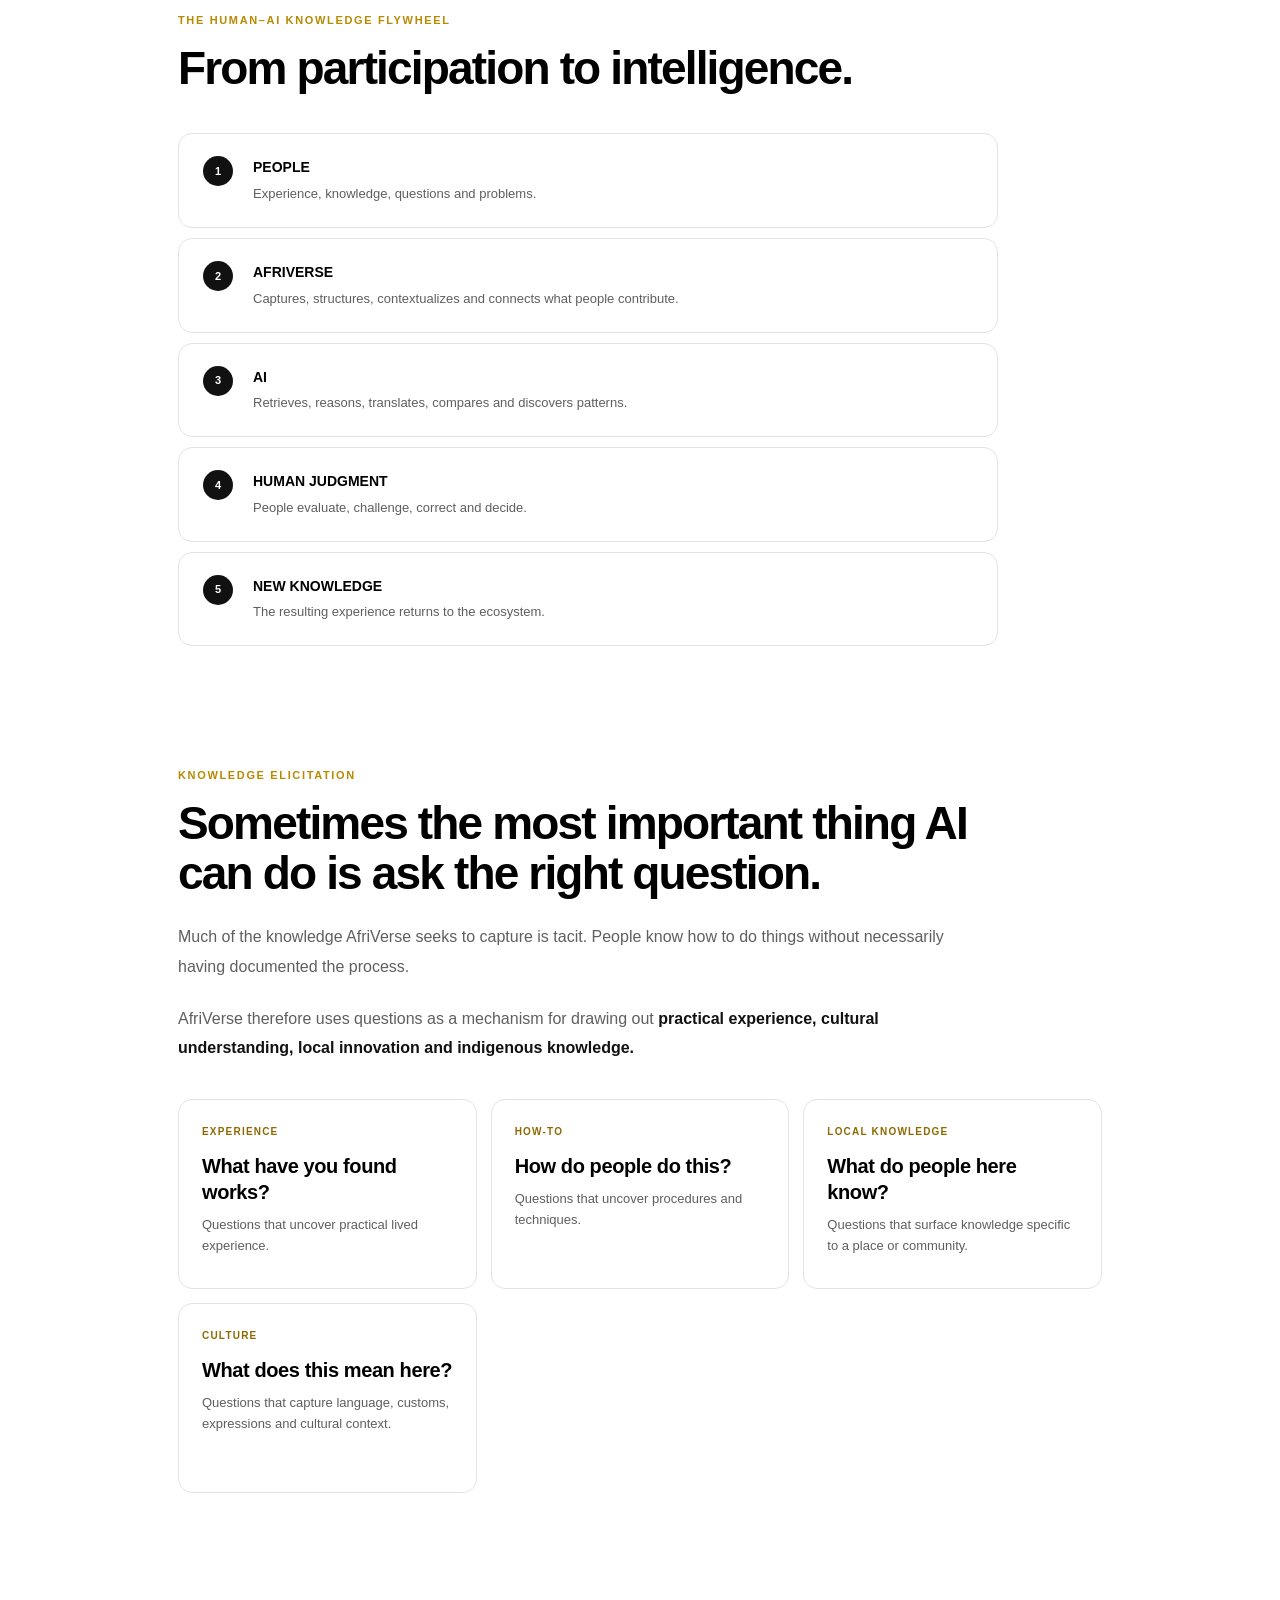
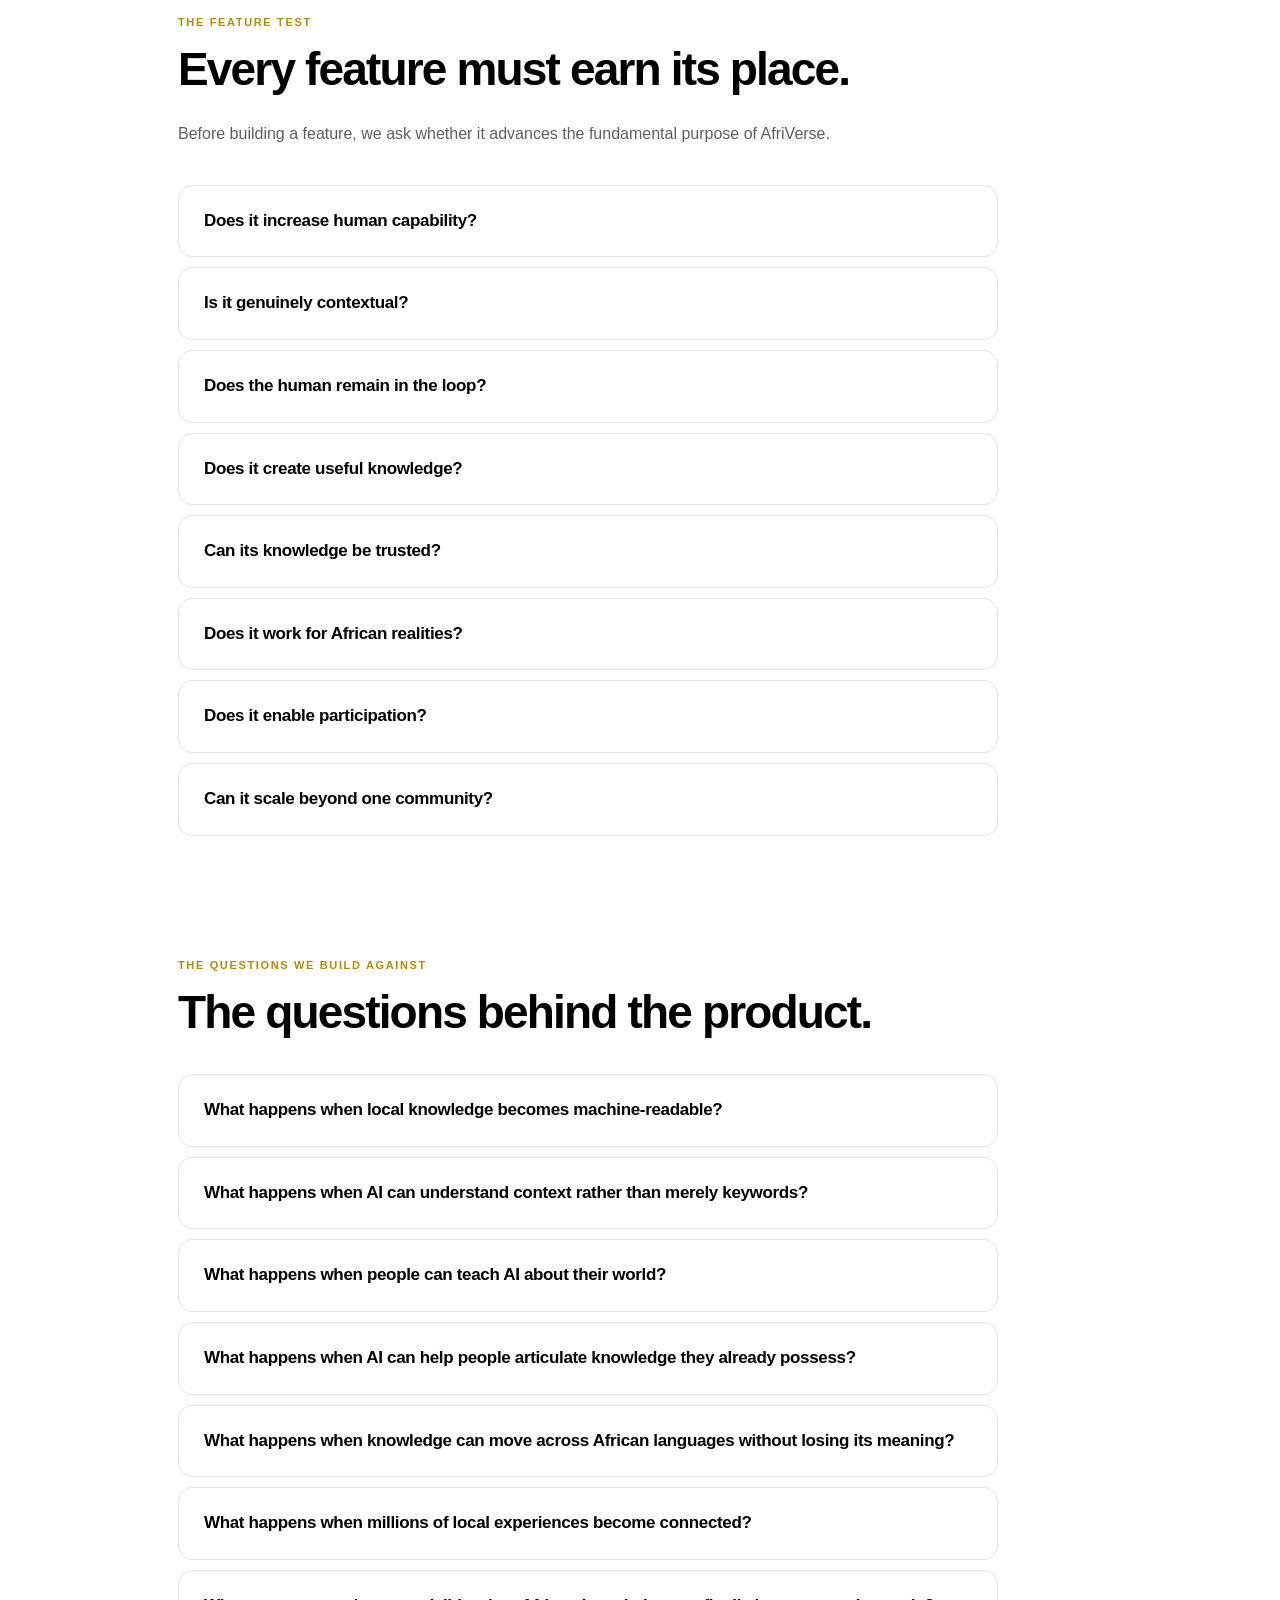
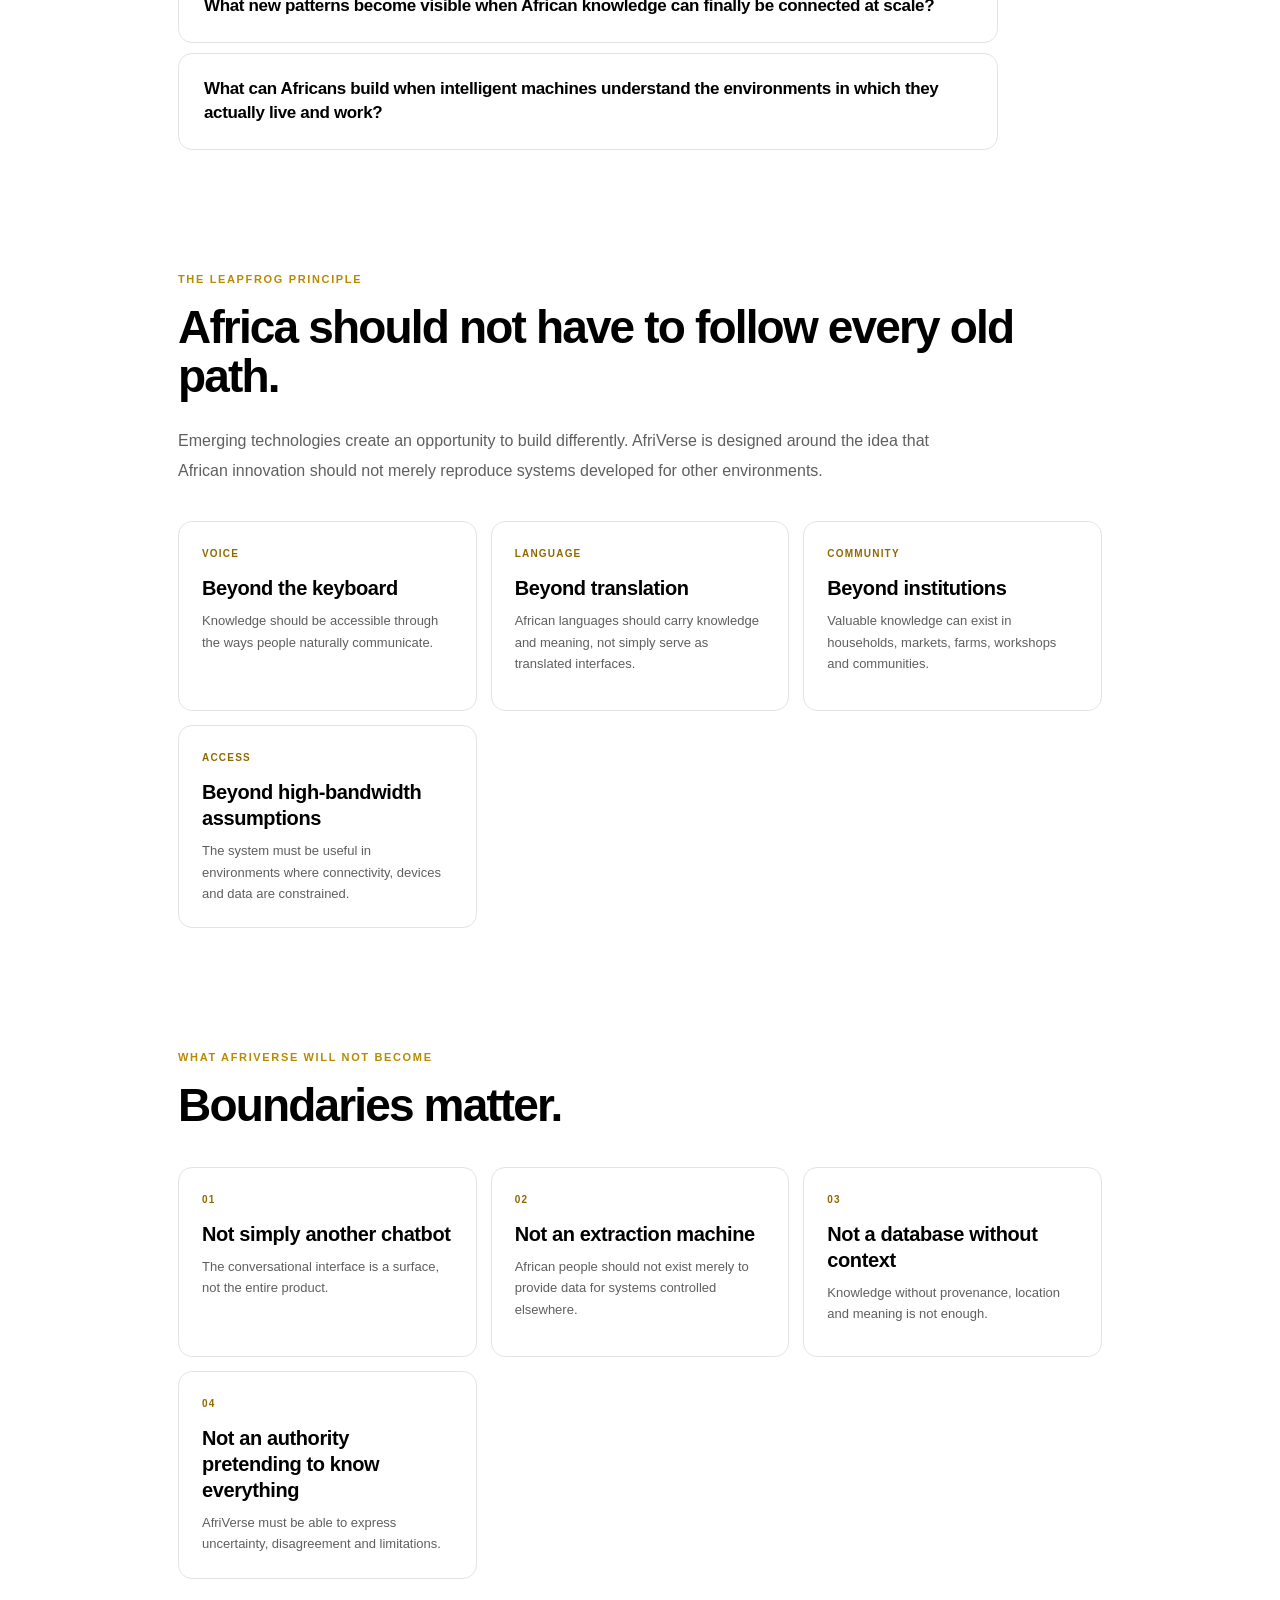
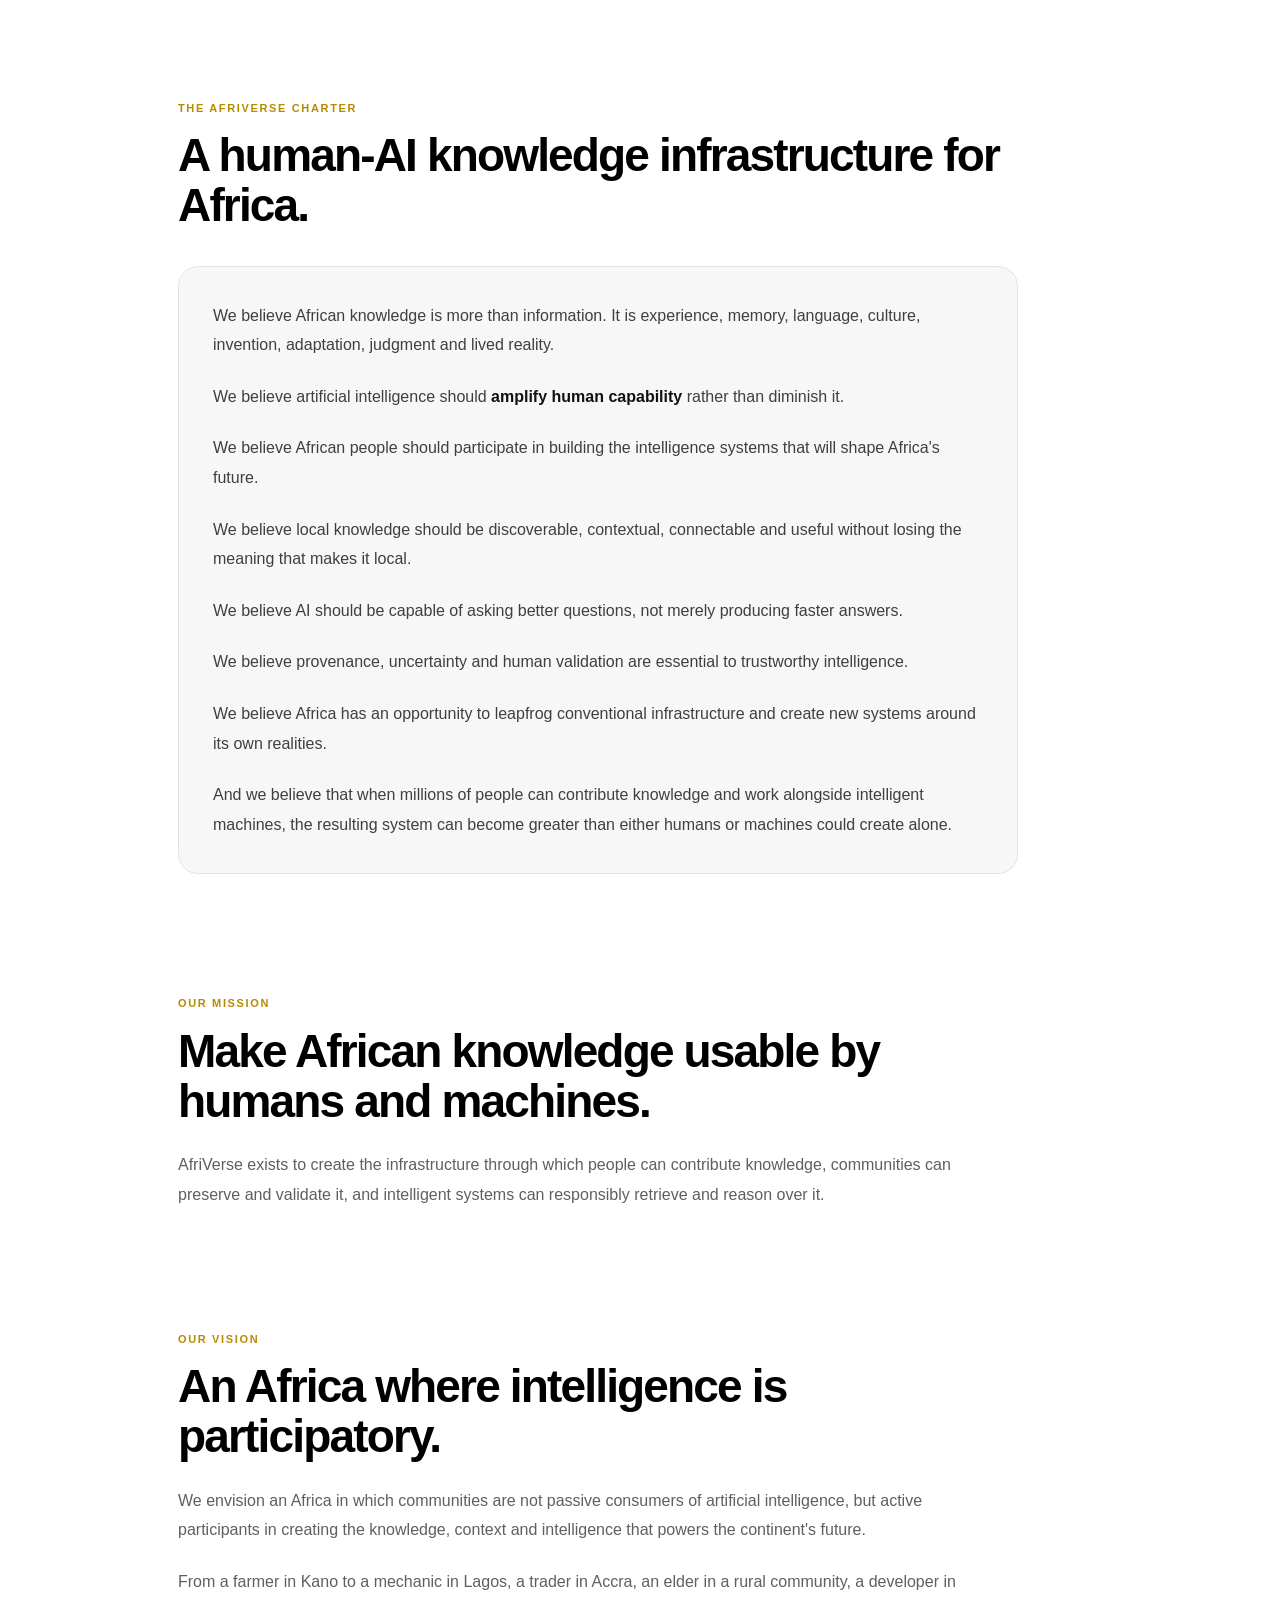
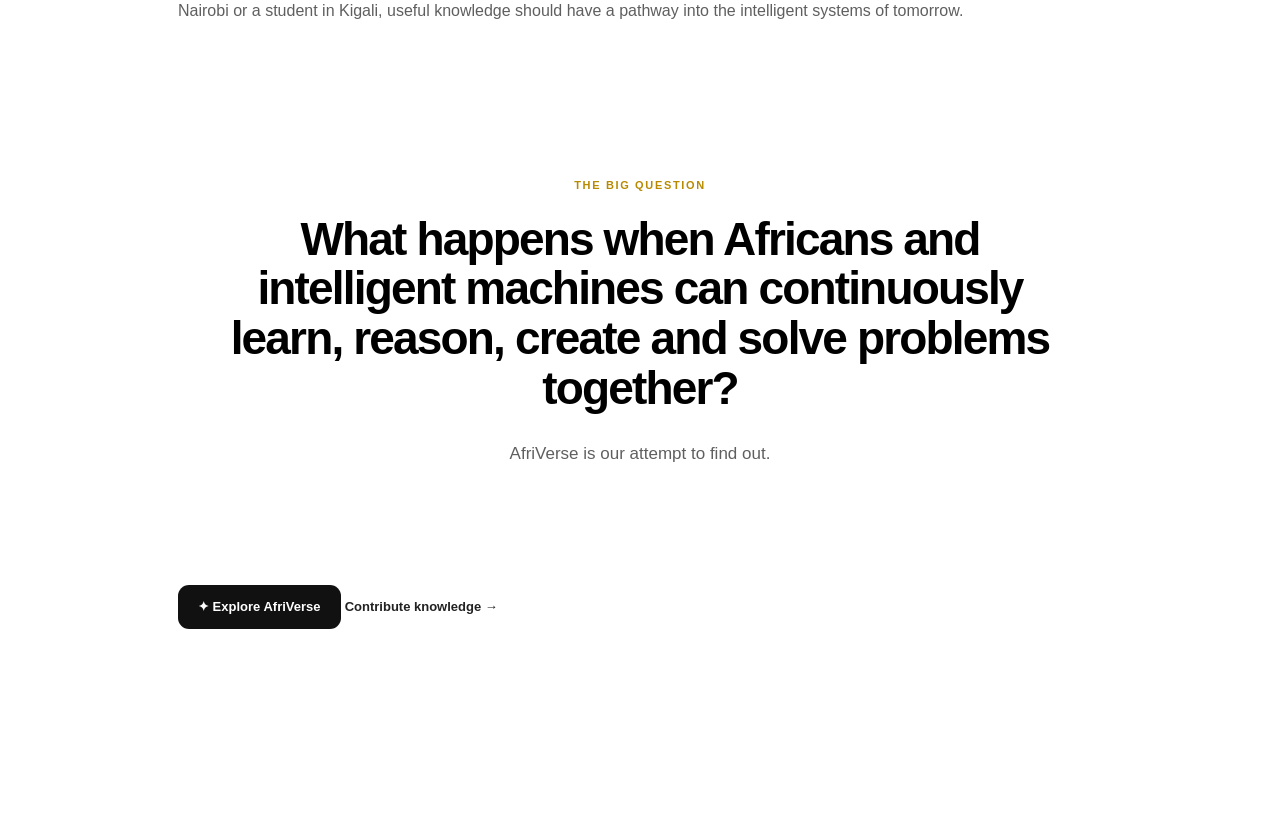
<file: about.html>
<!doctype html>
<html lang="en">

<head>

    <meta charset="utf-8">

    <meta
        name="viewport"
        content="width=device-width, initial-scale=1"
    >

    <meta
        name="description"
        content="The AfriVerse Foundational Charter — the philosophy, principles and vision governing a human-AI knowledge infrastructure for Africa."
    >

    <title>
        About — AfriVerse
    </title>

    <link
        rel="stylesheet"
        href="style.css"
    >

    <style>

        /* =========================================================
           AFRIVERSE ABOUT — LIGHT READING SYSTEM
        ========================================================== */

        :root {

            --page-bg: #ffffff;
            --surface: #ffffff;
            --surface-soft: #f7f7f8;
            --surface-hover: #f1f1f3;

            --text: #111111;
            --text-strong: #000000;

            --muted: #5f5f5f;
            --muted-light: #858585;

            --border: #e3e3e3;
            --border-strong: #cccccc;

            --gold: #b88a00;
            --gold-dark: #8f6900;

            --clay: #a33d32;

            --radius-sm: 10px;
            --radius-md: 14px;
            --radius-lg: 20px;

        }


        /* =========================================================
           BASE
        ========================================================== */

        * {
            box-sizing: border-box;
        }


        html {
            background: #ffffff;
            color-scheme: light;
            scroll-behavior: smooth;
        }


        body {

            margin: 0;

            background: #ffffff;

            color: var(--text);

            font-family:
                Arial,
                Helvetica,
                sans-serif;

            line-height: 1.7;

        }


        main {

            min-height: 100vh;

            background: #ffffff;

        }


        /* =========================================================
           HEADER
        ========================================================== */

        header {

            height: 64px;

            padding: 0 28px;

            display: flex;

            align-items: center;

            gap: 16px;

            background:
                rgba(255,255,255,.97);

            border-bottom:
                1px solid var(--border);

            position: sticky;

            top: 0;

            z-index: 50;

        }


        header > a {

            width: 36px;

            height: 36px;

            display: flex;

            align-items: center;

            justify-content: center;

            color: #111111;

            text-decoration: none;

            border-radius: 50%;

            font-size: 22px;

            transition:
                background .18s ease,
                transform .18s ease;

        }


        header > a:hover {

            background:
                var(--surface-hover);

            transform:
                translateX(-2px);

        }


        header > b {

            color: #000000;

            font-size: 15px;

            font-weight: 750;

            letter-spacing: -.01em;

        }


        .avatar {

            width: 34px;

            height: 34px;

            margin-left: auto;

            display: flex;

            align-items: center;

            justify-content: center;

            border-radius: 50%;

            background: #111111;

            color: #ffffff;

            font-size: 11px;

            font-weight: 700;

            letter-spacing: .04em;

        }


        /* =========================================================
           MAIN APP
        ========================================================== */

        .app {

            width:
                min(100%, 980px);

            margin:
                0 auto;

            padding:
                70px 28px 100px;

        }


        /* =========================================================
           EYEBROWS
        ========================================================== */

        .app > label,
        section > label {

            display: block;

            margin-bottom: 14px;

            color:
                var(--gold-dark);

            font-size: 10px;

            font-weight: 800;

            letter-spacing: .15em;

            text-transform: uppercase;

        }


        /* =========================================================
           TYPOGRAPHY
        ========================================================== */

        h1 {

            max-width: 900px;

            margin: 0;

            color:
                var(--text-strong);

            font-size:
                clamp(42px, 7vw, 72px);

            line-height:
                1.02;

            letter-spacing:
                -.055em;

            font-weight:
                800;

        }


        h2 {

            max-width: 850px;

            margin:
                0 0 24px;

            color:
                var(--text-strong);

            font-size:
                clamp(30px, 5vw, 46px);

            line-height:
                1.08;

            letter-spacing:
                -.04em;

            font-weight:
                800;

        }


        h3 {

            color:
                var(--text-strong);

            font-size:
                20px;

            line-height:
                1.3;

            letter-spacing:
                -.02em;

            font-weight:
                750;

        }


        em {

            color:
                #000000;

            font-style:
                normal;

            font-weight:
                800;

        }


        strong {

            color:
                #111111;

            font-weight:
                750;

        }


        p {

            color:
                var(--muted);

        }


        .app > p {

            max-width:
                780px;

            margin:
                22px 0 0;

            font-size:
                17px;

            line-height:
                1.85;

        }


        /* =========================================================
           SECTIONS
        ========================================================== */

        section {

            padding:
                90px 0 30px;

            border: 0 !important;

        }


        section p {

            max-width:
                800px;

            margin:
                0 0 22px;

            color:
                var(--muted) !important;

            font-size:
                16px;

            line-height:
                1.85;

        }


        section p:last-child {

            margin-bottom:
                0;

        }


        /* =========================================================
           CARD SYSTEM
        ========================================================== */

        .cards {

            display:
                grid;

            grid-template-columns:
                repeat(3, minmax(0, 1fr));

            gap:
                14px;

            margin-top:
                36px;

        }


        .cards article {

            min-height:
                190px;

            padding:
                23px;

            background:
                #ffffff;

            border:
                1px solid var(--border);

            border-radius:
                var(--radius-md);

            transition:
                background .18s ease,
                border-color .18s ease,
                transform .18s ease,
                box-shadow .18s ease;

        }


        .cards article:hover {

            background:
                #fafafa;

            border-color:
                var(--border-strong);

            transform:
                translateY(-2px);

            box-shadow:
                0 8px 25px
                rgba(0,0,0,.045);

        }


        .cards article > b {

            display:
                block;

            margin-bottom:
                13px;

            color:
                var(--gold-dark);

            font-size:
                10px;

            font-weight:
                800;

            letter-spacing:
                .12em;

        }


        .cards h3 {

            margin:
                0 0 9px;

        }


        .cards p {

            margin:
                0;

            font-size:
                13px;

            line-height:
                1.65;

        }


        /* =========================================================
           PROPOSITION / CENTRAL BELIEF
        ========================================================== */

        .central-belief {

            margin-top:
                36px;

            max-width:
                850px;

            padding:
                30px;

            background:
                #f7f7f8;

            border:
                1px solid var(--border);

            border-left:
                4px solid var(--gold);

            border-radius:
                var(--radius-md);

        }


        .central-belief strong {

            display:
                block;

            margin-bottom:
                14px;

            color:
                #000000;

            font-size:
                13px;

            text-transform:
                uppercase;

            letter-spacing:
                .08em;

        }


        .central-belief p {

            margin:
                0;

            color:
                #333333 !important;

            font-size:
                18px;

            line-height:
                1.75;

        }


        /* =========================================================
           KNOWLEDGE FLOW
        ========================================================== */

        .flow {

            max-width:
                820px;

            margin-top:
                40px;

            display:
                grid;

            gap:
                10px;

        }


        .flow-item {

            padding:
                22px 24px;

            display:
                flex;

            align-items:
                flex-start;

            gap:
                20px;

            background:
                #ffffff;

            border:
                1px solid var(--border);

            border-radius:
                var(--radius-md);

        }


        .flow-number {

            width:
                30px;

            height:
                30px;

            flex:
                0 0 30px;

            display:
                flex;

            align-items:
                center;

            justify-content:
                center;

            border-radius:
                50%;

            background:
                #111111;

            color:
                #ffffff;

            font-size:
                11px;

            font-weight:
                800;

        }


        .flow-content strong {

            display:
                block;

            margin-bottom:
                4px;

            color:
                #000000;

            font-size:
                14px;

        }


        .flow-content p {

            margin:
                0;

            font-size:
                13px;

            line-height:
                1.6;

        }


        /* =========================================================
           FEATURE TEST / QUESTIONS
        ========================================================== */

        .question-stack {

            max-width:
                820px;

            margin-top:
                36px;

            display:
                grid;

            gap:
                10px;

        }


        .question-item {

            padding:
                23px 25px;

            background:
                #ffffff;

            border:
                1px solid var(--border);

            border-radius:
                var(--radius-md);

        }


        .question-item h3 {

            margin:
                0;

            font-size:
                17px;

            line-height:
                1.45;

        }


        /* =========================================================
           CHARTER
        ========================================================== */

        .charter {

            max-width:
                840px;

            margin-top:
                35px;

            padding:
                34px;

            background:
                #f7f7f8;

            border:
                1px solid var(--border);

            border-radius:
                var(--radius-lg);

        }


        .charter p {

            margin:
                0 0 22px;

            color:
                #3f3f3f !important;

            font-size:
                16px;

            line-height:
                1.85;

        }


        .charter p:last-child {

            margin-bottom:
                0;

        }


        /* =========================================================
           BIG QUESTION
        ========================================================== */

        .big-question {

            padding:
                120px 0 70px;

            text-align:
                center;

        }


        .big-question h2 {

            max-width:
                850px;

            margin:
                20px auto;

        }


        .big-question p {

            margin:
                25px auto 0;

            max-width:
                620px;

            font-size:
                17px;

        }


        /* =========================================================
           CTA
        ========================================================== */

        .cta {

            padding:
                45px 0 90px;

        }


        .primary {

            display:
                inline-flex;

            align-items:
                center;

            justify-content:
                center;

            min-height:
                44px;

            padding:
                0 20px;

            border-radius:
                11px;

            background:
                #111111;

            color:
                #ffffff;

            text-decoration:
                none;

            font-size:
                13px;

            font-weight:
                700;

            transition:
                background .18s ease,
                transform .18s ease;

        }


        .primary:hover {

            background:
                #000000;

            transform:
                translateY(-1px);

        }


        .cta > a:not(.primary) {

            color:
                #222222;

            font-size:
                13px;

            font-weight:
                700;

            text-decoration:
                none;

        }


        .cta > a:not(.primary):hover {

            text-decoration:
                underline;

        }


        /* =========================================================
           FOCUS
        ========================================================== */

        a:focus-visible,
        button:focus-visible {

            outline:
                2px solid var(--gold);

            outline-offset:
                3px;

        }


        /* =========================================================
           TABLET
        ========================================================== */

        @media (max-width: 800px) {

            .app {

                padding:
                    55px 22px 80px;

            }


            .cards {

                grid-template-columns:
                    repeat(2, minmax(0, 1fr));

            }

        }


        /* =========================================================
           MOBILE
        ========================================================== */

        @media (max-width: 600px) {

            header {

                height:
                    58px;

                padding:
                    0 16px;

            }


            header > b {

                font-size:
                    14px;

            }


            .app {

                padding:
                    44px 17px 65px;

            }


            h1 {

                font-size:
                    42px;

                line-height:
                    1.04;

            }


            h2 {

                font-size:
                    31px;

            }


            .app > p {

                font-size:
                    15px;

                line-height:
                    1.75;

            }


            section {

                padding:
                    70px 0 20px;

            }


            section p {

                font-size:
                    15px;

                line-height:
                    1.8;

            }


            .cards {

                grid-template-columns:
                    1fr;

                gap:
                    10px;

                margin-top:
                    28px;

            }


            .cards article {

                min-height:
                    auto;

                padding:
                    20px;

            }


            .central-belief {

                padding:
                    23px;

            }


            .central-belief p {

                font-size:
                    16px;

            }


            .flow-item {

                padding:
                    19px;

                gap:
                    14px;

            }


            .charter {

                padding:
                    24px;

            }


            .charter p {

                font-size:
                    15px;

            }


            .big-question {

                padding:
                    90px 0 50px;

            }


            .cta {

                padding:
                    35px 0 70px;

            }

        }


        /* =========================================================
           SMALL MOBILE
        ========================================================== */

        @media (max-width: 430px) {

            .app {

                padding-left:
                    15px;

                padding-right:
                    15px;

            }


            h1 {

                font-size:
                    38px;

            }


            h2 {

                font-size:
                    29px;

            }


            .primary {

                width:
                    100%;

            }


            .cta > a:not(.primary) {

                display:
                    block;

                margin:
                    20px 0 0;

                text-align:
                    center;

            }

        }


        /* =========================================================
           REDUCED MOTION
        ========================================================== */

        @media (prefers-reduced-motion: reduce) {

            *,
            *::before,
            *::after {

                scroll-behavior:
                    auto !important;

                transition:
                    none !important;

                animation:
                    none !important;

            }

        }

    </style>

</head>


<body>

<main style="margin-left:0">


    <!-- =========================================================
         HEADER
    ========================================================== -->

    <header>

        <a
            href="index.html"
            aria-label="Back to AfriVerse home"
        >
            ←
        </a>

        <b>
            AfriVerse
        </b>

        <span class="avatar">
            AV
        </span>

    </header>


    <!-- =========================================================
         ABOUT / HERO
    ========================================================== -->

    <div class="app">

        <label>
            AFRIVERSE FOUNDATIONAL CHARTER
        </label>

        <h1>
            Building the
            <em>knowledge infrastructure</em>
            for an African AI future.
        </h1>


        <p>
            AfriVerse is a
            <strong>human-AI knowledge ecosystem</strong>
            designed to help Africans contribute, preserve, validate,
            discover and use the knowledge embedded in their languages,
            communities, environments and lived experiences.
        </p>


        <p>
            We believe the future of artificial intelligence in Africa
            should not be built only by teaching machines about Africa.
            It should be built by enabling
            <strong>African people and intelligent machines to become
            more capable together.</strong>
        </p>


        <!-- =====================================================
             CORE PROPOSITION
        ====================================================== -->

        <section>

            <label>
                THE PROPOSITION
            </label>

            <h2>
                Africa should not only
                <em>consume intelligence.</em>
            </h2>


            <p>
                Much of the world's digital intelligence has been
                developed around datasets, languages, assumptions and
                environments that do not fully represent African life.
            </p>


            <p>
                AfriVerse is an attempt to build another layer:
                a
                <strong>living knowledge infrastructure</strong>
                in which African people are participants in the
                creation, interpretation, validation and application
                of machine intelligence.
            </p>

        </section>


        <!-- =====================================================
             ABOUT US
        ====================================================== -->

        <section>

            <label>
                ABOUT US
            </label>

            <h2>
                What is AfriVerse?
            </h2>


            <p>
                AfriVerse is being built as a
                <strong>contextual knowledge layer between people,
                knowledge and intelligent applications.</strong>
            </p>


            <p>
                It is designed to capture knowledge that often lives
                outside conventional datasets: practical experience,
                local solutions, indigenous knowledge, languages,
                cultural expressions, community practices,
                environmental understanding and everyday
                problem-solving.
            </p>


            <p>
                That knowledge can then be
                <strong>structured, contextualized, validated,
                connected and made useful</strong>
                to humans and AI systems.
            </p>


            <p>
                Our ambition is not simply to create an African chatbot.
                The ambition is to create infrastructure through which
                <strong>African knowledge can participate in the next
                generation of intelligent systems.</strong>
            </p>

        </section>


        <!-- =====================================================
             FOUNDATIONAL IDEA
        ====================================================== -->

        <section>

            <label>
                FOUNDATIONAL IDEA
            </label>

            <h2>
                Human intelligence
                <em>×</em>
                machine intelligence
            </h2>


            <div class="cards">

                <article>

                    <b>
                        HUMAN
                    </b>

                    <h3>
                        Experience &amp; judgment
                    </h3>

                    <p>
                        People provide lived experience, goals,
                        intuition, cultural meaning, values,
                        creativity and judgment.
                    </p>

                </article>


                <article>

                    <b>
                        MACHINE
                    </b>

                    <h3>
                        Scale &amp; computation
                    </h3>

                    <p>
                        Machines provide memory, retrieval,
                        organization, translation, synthesis,
                        pattern recognition and computational scale.
                    </p>

                </article>


                <article>

                    <b>
                        SYMBIOSIS
                    </b>

                    <h3>
                        Greater capability together
                    </h3>

                    <p>
                        AfriVerse brings the two together so that
                        humans and machines can continuously improve
                        one another's ability to understand and
                        solve problems.
                    </p>

                </article>

            </div>

        </section>


        <!-- =====================================================
             PHILOSOPHY
        ====================================================== -->

        <section>

            <label>
                OUR PHILOSOPHY
            </label>

            <h2>
                From human-computer symbiosis
                to an African knowledge future.
            </h2>


            <p>
                AfriVerse is deeply influenced by the idea of
                human-computer symbiosis articulated by J. C. R.
                Licklider: computers should not simply replace
                human thought, but participate in a partnership
                that expands what humans can accomplish.
            </p>


            <p>
                We combine that human-machine philosophy with a
                distinctly African development perspective:
                Africa should use emerging technologies to
                <strong>leapfrog limitations, build new capabilities
                and create systems designed around African realities.</strong>
            </p>


            <div class="central-belief">

                <strong>
                    Our central belief
                </strong>

                <p>
                    The question is not simply:
                    <em>How can AI know Africa?</em>
                    <br><br>

                    The deeper question is:

                    <strong>
                        What happens when Africans and intelligent
                        machines can continuously learn, reason,
                        create and solve problems together?
                    </strong>
                </p>

            </div>

        </section>


        <!-- =====================================================
             GOVERNING PRINCIPLES
        ====================================================== -->

        <section>

            <label>
                GOVERNING PRINCIPLES
            </label>

            <h2>
                The principles
                <em>we build by.</em>
            </h2>


            <div class="cards">

                <article>
                    <b>01</b>
                    <h3>Human agency</h3>
                    <p>
                        AI augments human intelligence. It does not
                        replace human judgment, responsibility or agency.
                    </p>
                </article>


                <article>
                    <b>02</b>
                    <h3>African context</h3>
                    <p>
                        Technology must be designed around African
                        realities rather than forcing African realities
                        into imported assumptions.
                    </p>
                </article>


                <article>
                    <b>03</b>
                    <h3>Knowledge belongs in the community</h3>
                    <p>
                        People are contributors, interpreters and
                        validators—not merely sources of training data.
                    </p>
                </article>


                <article>
                    <b>04</b>
                    <h3>Machines amplify</h3>
                    <p>
                        AI should handle scale, memory, retrieval,
                        synthesis and computation so humans can focus
                        on judgment, creativity and meaning.
                    </p>
                </article>


                <article>
                    <b>05</b>
                    <h3>Context matters</h3>
                    <p>
                        Knowledge without location, language, culture,
                        environment and provenance can be misleading.
                    </p>
                </article>


                <article>
                    <b>06</b>
                    <h3>Participation creates intelligence</h3>
                    <p>
                        The system becomes more useful as people
                        contribute, question, correct and connect knowledge.
                    </p>
                </article>


                <article>
                    <b>07</b>
                    <h3>Africa builds</h3>
                    <p>
                        African people and institutions should participate
                        in creating the intelligence infrastructure that
                        serves the continent.
                    </p>
                </article>


                <article>
                    <b>08</b>
                    <h3>Leapfrog where possible</h3>
                    <p>
                        We should not reproduce outdated infrastructure
                        when emerging technologies allow fundamentally
                        better approaches.
                    </p>
                </article>


                <article>
                    <b>09</b>
                    <h3>Local first, continental by design</h3>
                    <p>
                        Start with real communities and real problems
                        while designing the architecture for continental scale.
                    </p>
                </article>


                <article>
                    <b>10</b>
                    <h3>Accountable intelligence</h3>
                    <p>
                        Knowledge should have provenance, uncertainty,
                        validation and the ability to be challenged.
                    </p>
                </article>


                <article>
                    <b>11</b>
                    <h3>Multilingual by nature</h3>
                    <p>
                        African languages are not an afterthought.
                        They are part of the knowledge system itself.
                    </p>
                </article>


                <article>
                    <b>12</b>
                    <h3>Solve real problems</h3>
                    <p>
                        The measure of AfriVerse is not how much data
                        it contains, but how much human capability it creates.
                    </p>
                </article>

            </div>

        </section>


        <!-- =====================================================
             KNOWLEDGE MODEL
        ====================================================== -->

        <section>

            <label>
                THE KNOWLEDGE MODEL
            </label>

            <h2>
                Knowledge should
                <em>compound.</em>
            </h2>


            <p>
                AfriVerse treats knowledge as something that can be
                continuously
                <strong>contributed, structured, challenged,
                validated, connected and improved.</strong>
            </p>


            <div class="cards">

                <article>
                    <b>01</b>
                    <h3>Experience</h3>
                    <p>
                        Someone contributes something they have learned
                        through life, work, community or observation.
                    </p>
                </article>


                <article>
                    <b>02</b>
                    <h3>Context</h3>
                    <p>
                        Location, language, environment, domain and
                        circumstances give the knowledge meaning.
                    </p>
                </article>


                <article>
                    <b>03</b>
                    <h3>Structure</h3>
                    <p>
                        AI helps transform unstructured experience into
                        useful, connected knowledge.
                    </p>
                </article>


                <article>
                    <b>04</b>
                    <h3>Validation</h3>
                    <p>
                        People and trusted sources can confirm,
                        challenge or qualify what has been contributed.
                    </p>
                </article>


                <article>
                    <b>05</b>
                    <h3>Retrieval</h3>
                    <p>
                        Relevant contextual knowledge becomes available
                        when someone needs it.
                    </p>
                </article>


                <article>
                    <b>06</b>
                    <h3>Reasoning</h3>
                    <p>
                        AI can synthesize knowledge and help people
                        understand possibilities and patterns.
                    </p>
                </article>


                <article>
                    <b>07</b>
                    <h3>Human judgment</h3>
                    <p>
                        People remain responsible for interpreting,
                        questioning and deciding what to do.
                    </p>
                </article>


                <article>
                    <b>08</b>
                    <h3>New knowledge</h3>
                    <p>
                        New experiences and corrections return to the
                        system, allowing knowledge to compound.
                    </p>
                </article>

            </div>

        </section>


        <!-- =====================================================
             HUMAN-AI FLYWHEEL
        ====================================================== -->

        <section>

            <label>
                THE HUMAN–AI KNOWLEDGE FLYWHEEL
            </label>

            <h2>
                From participation
                <em>to intelligence.</em>
            </h2>


            <div class="flow">

                <div class="flow-item">

                    <span class="flow-number">
                        1
                    </span>

                    <div class="flow-content">

                        <strong>
                            PEOPLE
                        </strong>

                        <p>
                            Experience, knowledge, questions and problems.
                        </p>

                    </div>

                </div>


                <div class="flow-item">

                    <span class="flow-number">
                        2
                    </span>

                    <div class="flow-content">

                        <strong>
                            AFRIVERSE
                        </strong>

                        <p>
                            Captures, structures, contextualizes and
                            connects what people contribute.
                        </p>

                    </div>

                </div>


                <div class="flow-item">

                    <span class="flow-number">
                        3
                    </span>

                    <div class="flow-content">

                        <strong>
                            AI
                        </strong>

                        <p>
                            Retrieves, reasons, translates, compares
                            and discovers patterns.
                        </p>

                    </div>

                </div>


                <div class="flow-item">

                    <span class="flow-number">
                        4
                    </span>

                    <div class="flow-content">

                        <strong>
                            HUMAN JUDGMENT
                        </strong>

                        <p>
                            People evaluate, challenge, correct and decide.
                        </p>

                    </div>

                </div>


                <div class="flow-item">

                    <span class="flow-number">
                        5
                    </span>

                    <div class="flow-content">

                        <strong>
                            NEW KNOWLEDGE
                        </strong>

                        <p>
                            The resulting experience returns to the ecosystem.
                        </p>

                    </div>

                </div>

            </div>

        </section>


        <!-- =====================================================
             KNOWLEDGE ELICITATION
        ====================================================== -->

        <section>

            <label>
                KNOWLEDGE ELICITATION
            </label>

            <h2>
                Sometimes the most important
                thing AI can do is
                <em>ask the right question.</em>
            </h2>


            <p>
                Much of the knowledge AfriVerse seeks to capture is
                tacit. People know how to do things without necessarily
                having documented the process.
            </p>


            <p>
                AfriVerse therefore uses questions as a mechanism for
                drawing out
                <strong>practical experience, cultural understanding,
                local innovation and indigenous knowledge.</strong>
            </p>


            <div class="cards">

                <article>
                    <b>EXPERIENCE</b>
                    <h3>
                        What have you found works?
                    </h3>
                    <p>
                        Questions that uncover practical lived experience.
                    </p>
                </article>


                <article>
                    <b>HOW-TO</b>
                    <h3>
                        How do people do this?
                    </h3>
                    <p>
                        Questions that uncover procedures and techniques.
                    </p>
                </article>


                <article>
                    <b>LOCAL KNOWLEDGE</b>
                    <h3>
                        What do people here know?
                    </h3>
                    <p>
                        Questions that surface knowledge specific to
                        a place or community.
                    </p>
                </article>


                <article>
                    <b>CULTURE</b>
                    <h3>
                        What does this mean here?
                    </h3>
                    <p>
                        Questions that capture language, customs,
                        expressions and cultural context.
                    </p>
                </article>

            </div>

        </section>


        <!-- =====================================================
             FEATURE TEST
        ====================================================== -->

        <section>

            <label>
                THE FEATURE TEST
            </label>

            <h2>
                Every feature must
                <em>earn its place.</em>
            </h2>


            <p>
                Before building a feature, we ask whether it advances
                the fundamental purpose of AfriVerse.
            </p>


            <div class="question-stack">

                <div class="question-item">
                    <h3>
                        Does it increase human capability?
                    </h3>
                </div>


                <div class="question-item">
                    <h3>
                        Is it genuinely contextual?
                    </h3>
                </div>


                <div class="question-item">
                    <h3>
                        Does the human remain in the loop?
                    </h3>
                </div>


                <div class="question-item">
                    <h3>
                        Does it create useful knowledge?
                    </h3>
                </div>


                <div class="question-item">
                    <h3>
                        Can its knowledge be trusted?
                    </h3>
                </div>


                <div class="question-item">
                    <h3>
                        Does it work for African realities?
                    </h3>
                </div>


                <div class="question-item">
                    <h3>
                        Does it enable participation?
                    </h3>
                </div>


                <div class="question-item">
                    <h3>
                        Can it scale beyond one community?
                    </h3>
                </div>

            </div>

        </section>


        <!-- =====================================================
             CORE QUESTIONS
        ====================================================== -->

        <section>

            <label>
                THE QUESTIONS WE BUILD AGAINST
            </label>

            <h2>
                The questions behind
                <em>the product.</em>
            </h2>


            <div class="question-stack">

                <div class="question-item">
                    <h3>
                        What happens when local knowledge becomes
                        machine-readable?
                    </h3>
                </div>


                <div class="question-item">
                    <h3>
                        What happens when AI can understand context
                        rather than merely keywords?
                    </h3>
                </div>


                <div class="question-item">
                    <h3>
                        What happens when people can teach AI about
                        their world?
                    </h3>
                </div>


                <div class="question-item">
                    <h3>
                        What happens when AI can help people articulate
                        knowledge they already possess?
                    </h3>
                </div>


                <div class="question-item">
                    <h3>
                        What happens when knowledge can move across
                        African languages without losing its meaning?
                    </h3>
                </div>


                <div class="question-item">
                    <h3>
                        What happens when millions of local experiences
                        become connected?
                    </h3>
                </div>


                <div class="question-item">
                    <h3>
                        What new patterns become visible when African
                        knowledge can finally be connected at scale?
                    </h3>
                </div>


                <div class="question-item">
                    <h3>
                        What can Africans build when intelligent machines
                        understand the environments in which they actually
                        live and work?
                    </h3>
                </div>

            </div>

        </section>


        <!-- =====================================================
             LEAPFROG
        ====================================================== -->

        <section>

            <label>
                THE LEAPFROG PRINCIPLE
            </label>

            <h2>
                Africa should not have to
                <em>follow every old path.</em>
            </h2>


            <p>
                Emerging technologies create an opportunity to build
                differently. AfriVerse is designed around the idea that
                African innovation should not merely reproduce systems
                developed for other environments.
            </p>


            <div class="cards">

                <article>

                    <b>
                        VOICE
                    </b>

                    <h3>
                        Beyond the keyboard
                    </h3>

                    <p>
                        Knowledge should be accessible through the ways
                        people naturally communicate.
                    </p>

                </article>


                <article>

                    <b>
                        LANGUAGE
                    </b>

                    <h3>
                        Beyond translation
                    </h3>

                    <p>
                        African languages should carry knowledge and
                        meaning, not simply serve as translated interfaces.
                    </p>

                </article>


                <article>

                    <b>
                        COMMUNITY
                    </b>

                    <h3>
                        Beyond institutions
                    </h3>

                    <p>
                        Valuable knowledge can exist in households,
                        markets, farms, workshops and communities.
                    </p>

                </article>


                <article>

                    <b>
                        ACCESS
                    </b>

                    <h3>
                        Beyond high-bandwidth assumptions
                    </h3>

                    <p>
                        The system must be useful in environments where
                        connectivity, devices and data are constrained.
                    </p>

                </article>

            </div>

        </section>


        <!-- =====================================================
             WHAT AFRIVERSE IS NOT
        ====================================================== -->

        <section>

            <label>
                WHAT AFRIVERSE WILL NOT BECOME
            </label>

            <h2>
                Boundaries matter.
            </h2>


            <div class="cards">

                <article>

                    <b>01</b>

                    <h3>
                        Not simply another chatbot
                    </h3>

                    <p>
                        The conversational interface is a surface,
                        not the entire product.
                    </p>

                </article>


                <article>

                    <b>02</b>

                    <h3>
                        Not an extraction machine
                    </h3>

                    <p>
                        African people should not exist merely to provide
                        data for systems controlled elsewhere.
                    </p>

                </article>


                <article>

                    <b>03</b>

                    <h3>
                        Not a database without context
                    </h3>

                    <p>
                        Knowledge without provenance, location and
                        meaning is not enough.
                    </p>

                </article>


                <article>

                    <b>04</b>

                    <h3>
                        Not an authority pretending to know everything
                    </h3>

                    <p>
                        AfriVerse must be able to express uncertainty,
                        disagreement and limitations.
                    </p>

                </article>

            </div>

        </section>


        <!-- =====================================================
             THE CHARTER
        ====================================================== -->

        <section>

            <label>
                THE AFRIVERSE CHARTER
            </label>

            <h2>
                A human-AI knowledge infrastructure
                <em>for Africa.</em>
            </h2>


            <div class="charter">

                <p>
                    We believe African knowledge is more than information.
                    It is experience, memory, language, culture, invention,
                    adaptation, judgment and lived reality.
                </p>


                <p>
                    We believe artificial intelligence should
                    <strong>amplify human capability</strong>
                    rather than diminish it.
                </p>


                <p>
                    We believe African people should participate in
                    building the intelligence systems that will shape
                    Africa's future.
                </p>


                <p>
                    We believe local knowledge should be discoverable,
                    contextual, connectable and useful without losing
                    the meaning that makes it local.
                </p>


                <p>
                    We believe AI should be capable of asking better
                    questions, not merely producing faster answers.
                </p>


                <p>
                    We believe provenance, uncertainty and human
                    validation are essential to trustworthy intelligence.
                </p>


                <p>
                    We believe Africa has an opportunity to leapfrog
                    conventional infrastructure and create new systems
                    around its own realities.
                </p>


                <p>
                    And we believe that when millions of people can
                    contribute knowledge and work alongside intelligent
                    machines, the resulting system can become greater
                    than either humans or machines could create alone.
                </p>

            </div>

        </section>


        <!-- =====================================================
             MISSION
        ====================================================== -->

        <section>

            <label>
                OUR MISSION
            </label>

            <h2>
                Make African knowledge
                <em>usable by humans and machines.</em>
            </h2>


            <p>
                AfriVerse exists to create the infrastructure through
                which people can contribute knowledge, communities can
                preserve and validate it, and intelligent systems can
                responsibly retrieve and reason over it.
            </p>

        </section>


        <!-- =====================================================
             VISION
        ====================================================== -->

        <section>

            <label>
                OUR VISION
            </label>

            <h2>
                An Africa where
                <em>intelligence is participatory.</em>
            </h2>


            <p>
                We envision an Africa in which communities are not
                passive consumers of artificial intelligence, but active
                participants in creating the knowledge, context and
                intelligence that powers the continent's future.
            </p>


            <p>
                From a farmer in Kano to a mechanic in Lagos, a trader
                in Accra, an elder in a rural community, a developer in
                Nairobi or a student in Kigali, useful knowledge should
                have a pathway into the intelligent systems of tomorrow.
            </p>

        </section>


        <!-- =====================================================
             BIG QUESTION
        ====================================================== -->

        <section class="big-question">

            <label>
                THE BIG QUESTION
            </label>


            <h2>
                What happens when Africans and intelligent machines
                can continuously
                <em>learn, reason, create and solve problems together?</em>
            </h2>


            <p>
                AfriVerse is our attempt to find out.
            </p>

        </section>


        <!-- =====================================================
             CTA
        ====================================================== -->

        <section class="cta">

            <a
                class="primary"
                href="app.html"
            >
                ✦ Explore AfriVerse
            </a>


            <a
                href="questions.html"
            >
                Contribute knowledge →
            </a>

        </section>


    </div>

</main>

</body>

</html>
</file>
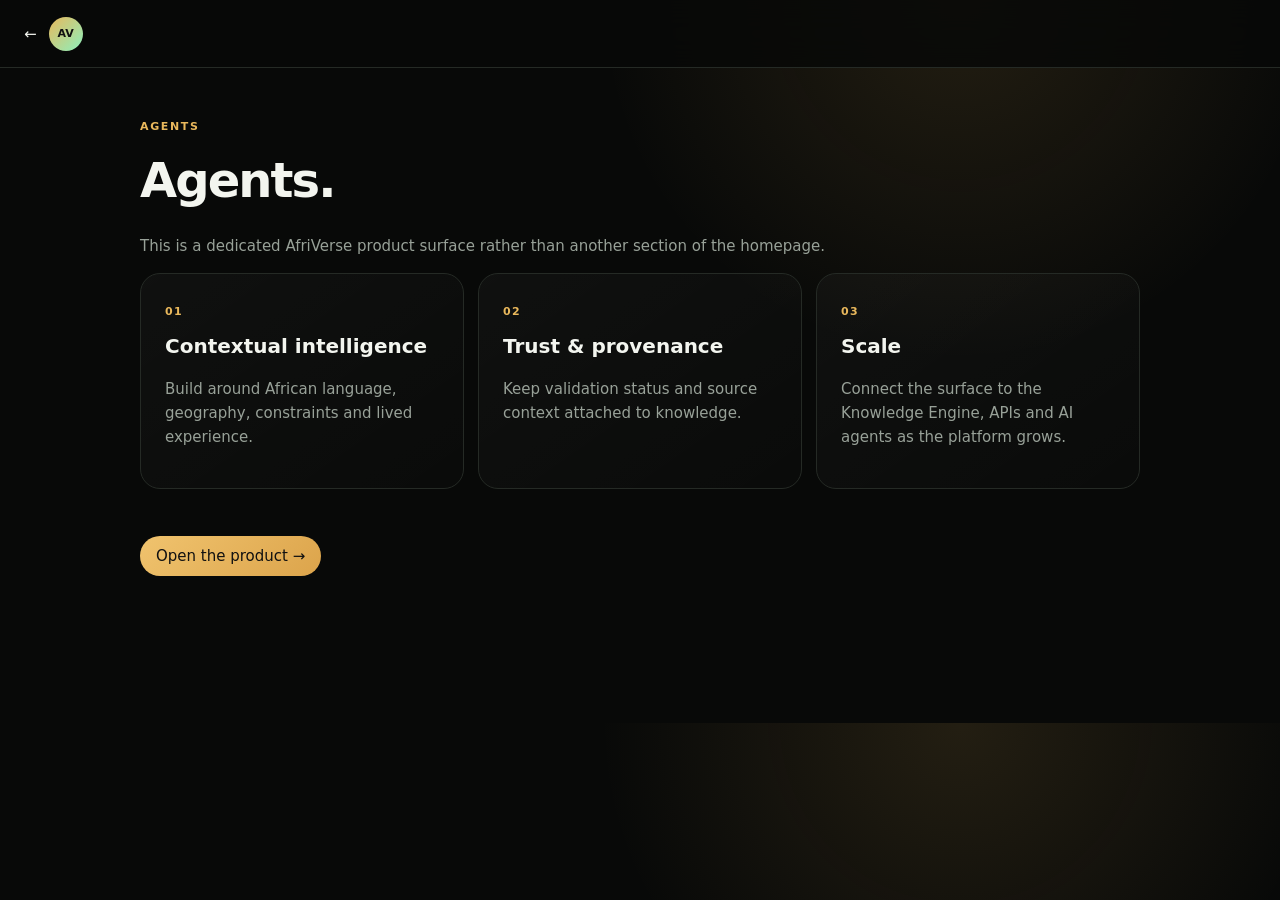
<file: agents.html>
<!doctype html><html><head><meta charset="utf-8"><meta name="viewport" content="width=device-width,initial-scale=1"><title>Agents — AfriVerse</title><link rel="stylesheet" href="style.css"></head><body><main style="margin-left:0"><header><a href="index.html">←</a><b>AfriVerse</b><span class="avatar">AV</span></header><div class="app"><label>AGENTS</label><h1>Agents.</h1><p style="color:var(--muted)">This is a dedicated AfriVerse product surface rather than another section of the homepage.</p><div class="cards"><article><b>01</b><h3>Contextual intelligence</h3><p>Build around African language, geography, constraints and lived experience.</p></article><article><b>02</b><h3>Trust & provenance</h3><p>Keep validation status and source context attached to knowledge.</p></article><article><b>03</b><h3>Scale</h3><p>Connect the surface to the Knowledge Engine, APIs and AI agents as the platform grows.</p></article></div><section style="padding:55px 0;border:0"><a class="primary" href="app.html">Open the product →</a></section></div></main></body></html>
</file>
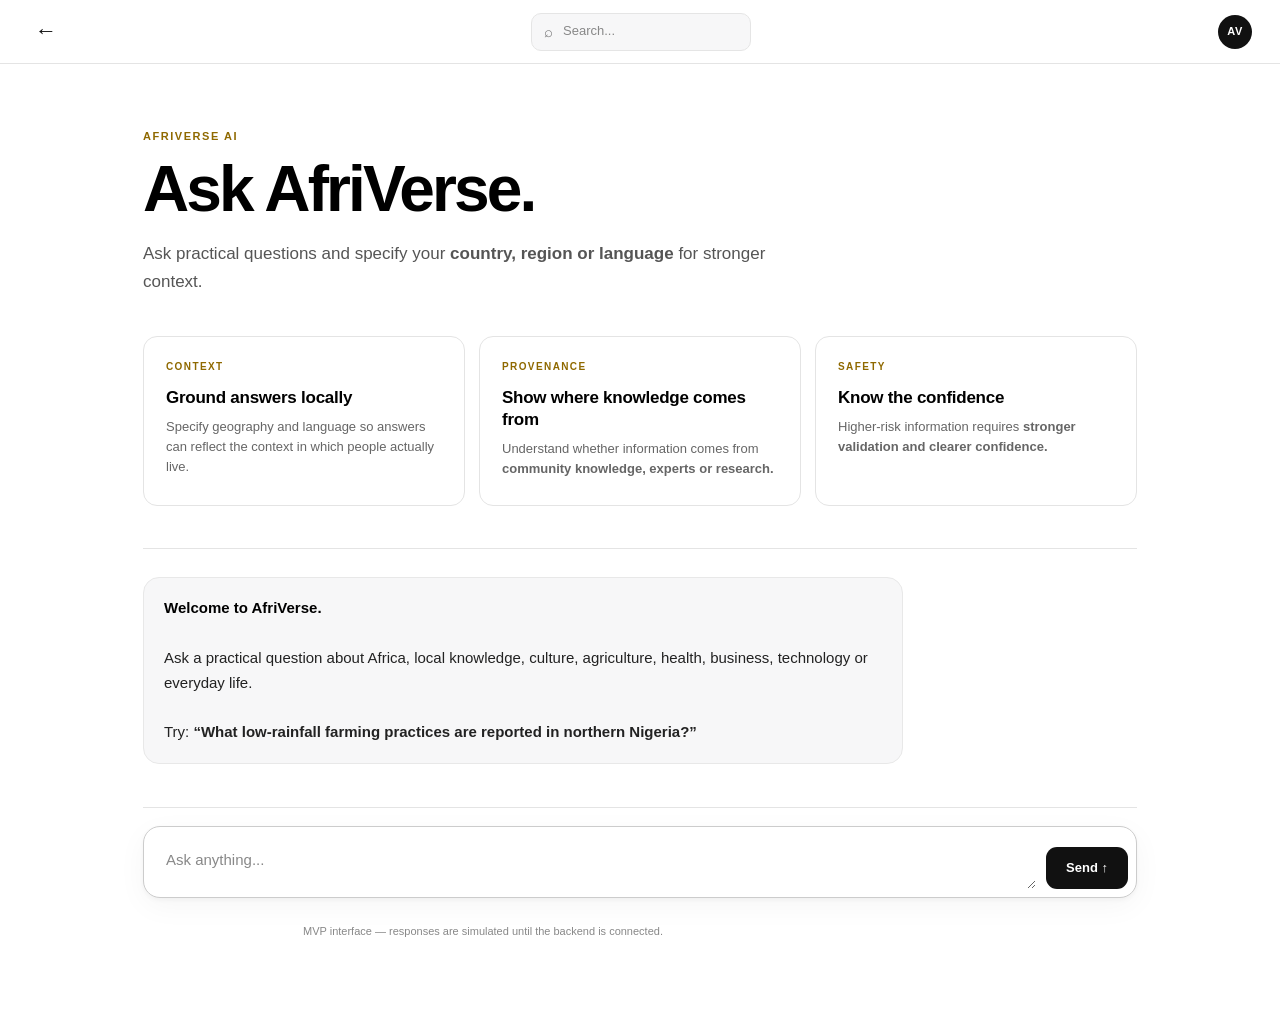
<file: app.html>
<!doctype html>
<html lang="en">
<head>
  <meta charset="utf-8">
  <meta name="viewport" content="width=device-width, initial-scale=1">
  <title>Ask AfriVerse</title>

  <link rel="stylesheet" href="style.css">

  <style>
    :root {
      --page-bg: #ffffff;
      --surface: #ffffff;
      --surface-soft: #f7f7f8;
      --surface-hover: #f1f1f3;

      --text: #111111;
      --text-strong: #000000;
      --muted: #666666;
      --muted-light: #888888;

      --border: #e4e4e4;
      --border-strong: #d0d0d0;

      --gold: #b88a00;
      --gold-dark: #8f6900;

      --radius-sm: 10px;
      --radius-md: 14px;
      --radius-lg: 20px;
    }

    * {
      box-sizing: border-box;
    }

    html {
      background: var(--page-bg);
      color-scheme: light;
    }

    body {
      margin: 0;
      background: var(--page-bg);
      color: var(--text);
      font-family: Arial, Helvetica, sans-serif;
      line-height: 1.55;
    }

    main {
      min-height: 100vh;
      background: #ffffff;
    }

    /* =========================
       HEADER
    ========================= */

    header {
      height: 64px;
      padding: 0 28px;

      display: flex;
      align-items: center;
      gap: 16px;

      background: rgba(255, 255, 255, 0.96);
      border-bottom: 1px solid var(--border);

      position: sticky;
      top: 0;
      z-index: 20;
    }

    header > a {
      width: 36px;
      height: 36px;

      display: flex;
      align-items: center;
      justify-content: center;

      color: #111111;
      text-decoration: none;

      border-radius: 50%;
      font-size: 22px;

      transition:
        background 0.18s ease,
        transform 0.18s ease;
    }

    header > a:hover {
      background: var(--surface-hover);
      transform: translateX(-2px);
    }

    header > b {
      color: #000000;
      font-size: 15px;
      font-weight: 700;
      letter-spacing: -0.01em;
    }

    .search {
      margin-left: auto;

      height: 38px;
      width: 220px;

      display: flex;
      align-items: center;
      gap: 8px;

      padding: 0 12px;

      background: #f7f7f8;
      border: 1px solid #e5e5e5;
      border-radius: 10px;

      color: #777777;
      font-size: 15px;
    }

    .search input {
      width: 100%;
      border: 0;
      outline: 0;

      background: transparent;

      color: #111111;
      font-size: 13px;
      font-family: inherit;
    }

    .search input::placeholder {
      color: #888888;
    }

    .avatar {
      width: 34px;
      height: 34px;

      display: flex;
      align-items: center;
      justify-content: center;

      border-radius: 50%;

      background: #111111;
      color: #ffffff;

      font-size: 11px;
      font-weight: 700;
      letter-spacing: 0.04em;
    }

    /* =========================
       MAIN APP
    ========================= */

    .app {
      width: min(100%, 1080px);
      margin: 0 auto;
      padding: 64px 28px 80px;
    }

    /* =========================
       INTRO
    ========================= */

    .app > label {
      display: block;

      margin-bottom: 12px;

      color: var(--gold-dark);

      font-size: 11px;
      font-weight: 800;
      letter-spacing: 0.14em;
      text-transform: uppercase;
    }

    .app h1 {
      margin: 0;

      color: #000000;

      font-size: clamp(38px, 6vw, 64px);
      line-height: 1.02;
      letter-spacing: -0.045em;
      font-weight: 800;
    }

    .app > p {
      max-width: 680px;

      margin: 18px 0 0;

      color: #555555 !important;

      font-size: 17px;
      line-height: 1.65;
    }

    /* =========================
       INFORMATION CARDS
    ========================= */

    .cards {
      display: grid;
      grid-template-columns: repeat(3, 1fr);
      gap: 14px;

      margin-top: 40px;
    }

    .cards article {
      padding: 22px;

      background: #ffffff;

      border: 1px solid var(--border);
      border-radius: var(--radius-md);

      transition:
        border-color 0.18s ease,
        background 0.18s ease,
        transform 0.18s ease;
    }

    .cards article:hover {
      background: #fafafa;
      border-color: var(--border-strong);
      transform: translateY(-2px);
    }

    .cards article > b {
      display: block;

      margin-bottom: 12px;

      color: var(--gold-dark);

      font-size: 10px;
      font-weight: 800;
      letter-spacing: 0.14em;
    }

    .cards h3 {
      margin: 0;

      color: #000000;

      font-size: 17px;
      line-height: 1.3;
      font-weight: 750;
      letter-spacing: -0.015em;
    }

    .cards p {
      margin: 8px 0 0;

      color: #666666;

      font-size: 13px;
      line-height: 1.55;
    }

    /* =========================
       CHAT
    ========================= */

    .chat {
      width: 100%;

      margin-top: 42px;
      padding: 28px 0;

      min-height: 260px;

      border-top: 1px solid var(--border);
      border-bottom: 1px solid var(--border);
    }

    .msg {
      display: flex;
      align-items: flex-start;

      width: 100%;
    }

    .bubble {
      max-width: 760px;

      padding: 18px 20px;

      background: #f7f7f8;

      border: 1px solid #e8e8e8;
      border-radius: 16px;

      color: #222222;

      font-size: 15px;
      line-height: 1.65;
    }

    .bubble b {
      color: #000000;
      font-weight: 750;
    }

    /* =========================
       CHAT COMMAND
    ========================= */

    .command {
      position: relative;

      display: flex;
      align-items: flex-end;
      gap: 10px;

      margin-top: 18px;

      padding: 8px;

      background: #ffffff;

      border: 1px solid #cccccc;
      border-radius: 17px;

      box-shadow:
        0 2px 5px rgba(0, 0, 0, 0.04),
        0 8px 30px rgba(0, 0, 0, 0.04);

      transition:
        border-color 0.18s ease,
        box-shadow 0.18s ease;
    }

    .command:focus-within {
      border-color: #999999;

      box-shadow:
        0 0 0 3px rgba(184, 138, 0, 0.08),
        0 8px 30px rgba(0, 0, 0, 0.05);
    }

    .command textarea {
      flex: 1;

      min-height: 54px;
      max-height: 180px;

      padding: 14px 14px 10px;

      resize: vertical;

      border: 0;
      outline: 0;

      background: transparent;

      color: #111111;

      font-family: inherit;
      font-size: 15px;
      line-height: 1.5;
    }

    .command textarea::placeholder {
      color: #888888;
    }

    .command .primary {
      min-width: 82px;
      height: 42px;

      padding: 0 18px;

      border: 0;
      border-radius: 11px;

      background: #111111;
      color: #ffffff;

      font-family: inherit;
      font-size: 13px;
      font-weight: 700;

      cursor: pointer;

      transition:
        background 0.18s ease,
        transform 0.18s ease;
    }

    .command .primary:hover {
      background: #000000;
      transform: translateY(-1px);
    }

    .command .primary:active {
      transform: translateY(0);
    }

    /* =========================
       FOOTNOTE
    ========================= */

    .app > p:last-child {
      margin-top: 14px;

      color: #888888 !important;

      font-size: 11px !important;
      line-height: 1.5;

      text-align: center;
    }

    /* =========================
       FOCUS
    ========================= */

    a:focus-visible,
    button:focus-visible,
    textarea:focus-visible,
    input:focus-visible {
      outline: 2px solid var(--gold);
      outline-offset: 3px;
    }

    /* =========================
       MOBILE
    ========================= */

    @media (max-width: 760px) {

      header {
        height: 58px;
        padding: 0 16px;
        gap: 10px;
      }

      header > b {
        font-size: 14px;
      }

      .search {
        display: none;
      }

      .avatar {
        margin-left: auto;
      }

      .app {
        padding: 42px 18px 60px;
      }

      .app h1 {
        font-size: 42px;
      }

      .app > p {
        font-size: 15px;
        line-height: 1.6;
      }

      .cards {
        grid-template-columns: 1fr;
        gap: 10px;
        margin-top: 30px;
      }

      .cards article {
        padding: 18px;
      }

      .chat {
        margin-top: 32px;
        padding: 22px 0;
        min-height: 220px;
      }

      .bubble {
        max-width: 92%;
        padding: 15px 16px;
        font-size: 14px;
      }

      .command {
        border-radius: 15px;
        padding: 7px;
      }

      .command textarea {
        min-height: 50px;
        font-size: 14px;
      }

      .command .primary {
        min-width: 70px;
        height: 40px;
        padding: 0 14px;
      }
    }

    @media (max-width: 430px) {

      .app {
        padding-left: 15px;
        padding-right: 15px;
      }

      .app h1 {
        font-size: 38px;
      }

      .app > p {
        font-size: 14px;
      }

      .bubble {
        max-width: 100%;
      }

      .command {
        align-items: stretch;
      }

      .command textarea {
        min-width: 0;
      }

      .command .primary {
        align-self: flex-end;
      }
    }

    /* =========================
       REDUCED MOTION
    ========================= */

    @media (prefers-reduced-motion: reduce) {
      *,
      *::before,
      *::after {
        scroll-behavior: auto !important;
        transition: none !important;
        animation: none !important;
      }
    }
  </style>
</head>

<body>

<main style="margin-left:0">

  <!-- HEADER -->
  <header>
    <a href="index.html" aria-label="Back to AfriVerse home">←</a>

    <b>Ask AfriVerse</b>

    <div class="search">
      <span>⌕</span>
      <input
        type="search"
        placeholder="Search..."
        aria-label="Search AfriVerse"
      >
    </div>

    <span class="avatar">AV</span>
  </header>


  <!-- MAIN CONTENT -->
  <div class="app">

    <label>AFRIVERSE AI</label>

    <h1>Ask AfriVerse.</h1>

    <p>
      Ask practical questions and specify your
      <strong>country, region or language</strong>
      for stronger context.
    </p>


    <!-- CONTEXT CARDS -->
    <div class="cards">

      <article>
        <b>CONTEXT</b>

        <h3>Ground answers locally</h3>

        <p>
          Specify geography and language so answers can reflect
          the context in which people actually live.
        </p>
      </article>


      <article>
        <b>PROVENANCE</b>

        <h3>Show where knowledge comes from</h3>

        <p>
          Understand whether information comes from
          <strong>community knowledge, experts or research.</strong>
        </p>
      </article>


      <article>
        <b>SAFETY</b>

        <h3>Know the confidence</h3>

        <p>
          Higher-risk information requires
          <strong>stronger validation and clearer confidence.</strong>
        </p>
      </article>

    </div>


    <!-- CHAT -->
    <div class="chat" id="chat">

      <div class="msg">

        <div class="bubble">
          <b>Welcome to AfriVerse.</b>
          <br><br>

          Ask a practical question about Africa,
          local knowledge, culture, agriculture, health,
          business, technology or everyday life.
          <br><br>

          Try:
          <strong>
            “What low-rainfall farming practices are reported
            in northern Nigeria?”
          </strong>
        </div>

      </div>

    </div>


    <!-- CHAT INPUT -->
    <form class="command" id="chatForm">

      <textarea
        id="chatInput"
        placeholder="Ask anything..."
        aria-label="Ask AfriVerse a question"
        rows="1"
      ></textarea>

      <button
        type="submit"
        class="primary"
      >
        Send ↑
      </button>

    </form>


    <!-- MVP NOTICE -->
    <p>
      MVP interface — responses are simulated until the backend is connected.
    </p>

  </div>

</main>


<script src="script.js"></script>

</body>
</html>
</file>
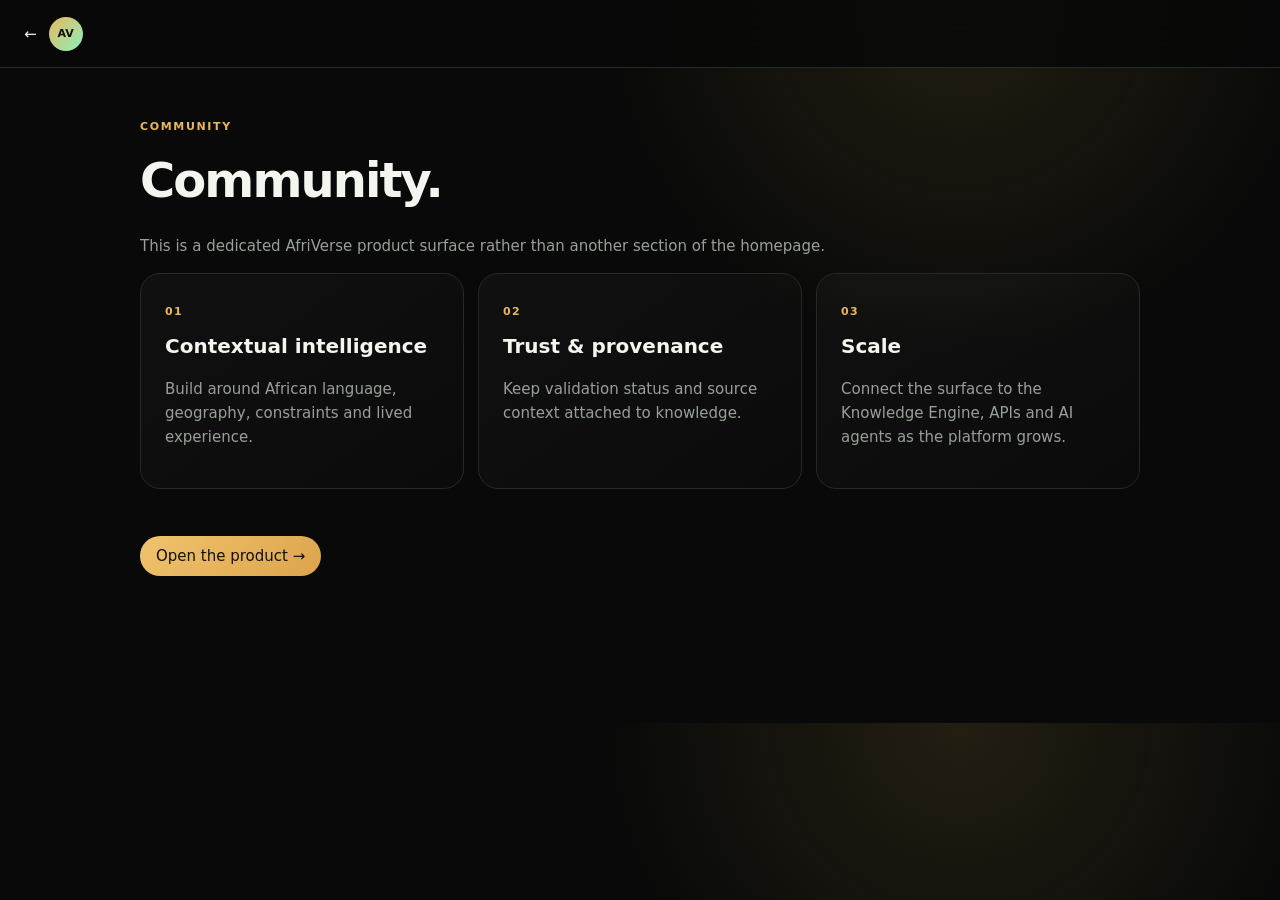
<file: community.html>
<!doctype html><html><head><meta charset="utf-8"><meta name="viewport" content="width=device-width,initial-scale=1"><title>Community — AfriVerse</title><link rel="stylesheet" href="style.css"></head><body><main style="margin-left:0"><header><a href="index.html">←</a><b>AfriVerse</b><span class="avatar">AV</span></header><div class="app"><label>COMMUNITY</label><h1>Community.</h1><p style="color:var(--muted)">This is a dedicated AfriVerse product surface rather than another section of the homepage.</p><div class="cards"><article><b>01</b><h3>Contextual intelligence</h3><p>Build around African language, geography, constraints and lived experience.</p></article><article><b>02</b><h3>Trust & provenance</h3><p>Keep validation status and source context attached to knowledge.</p></article><article><b>03</b><h3>Scale</h3><p>Connect the surface to the Knowledge Engine, APIs and AI agents as the platform grows.</p></article></div><section style="padding:55px 0;border:0"><a class="primary" href="app.html">Open the product →</a></section></div></main></body></html>
</file>
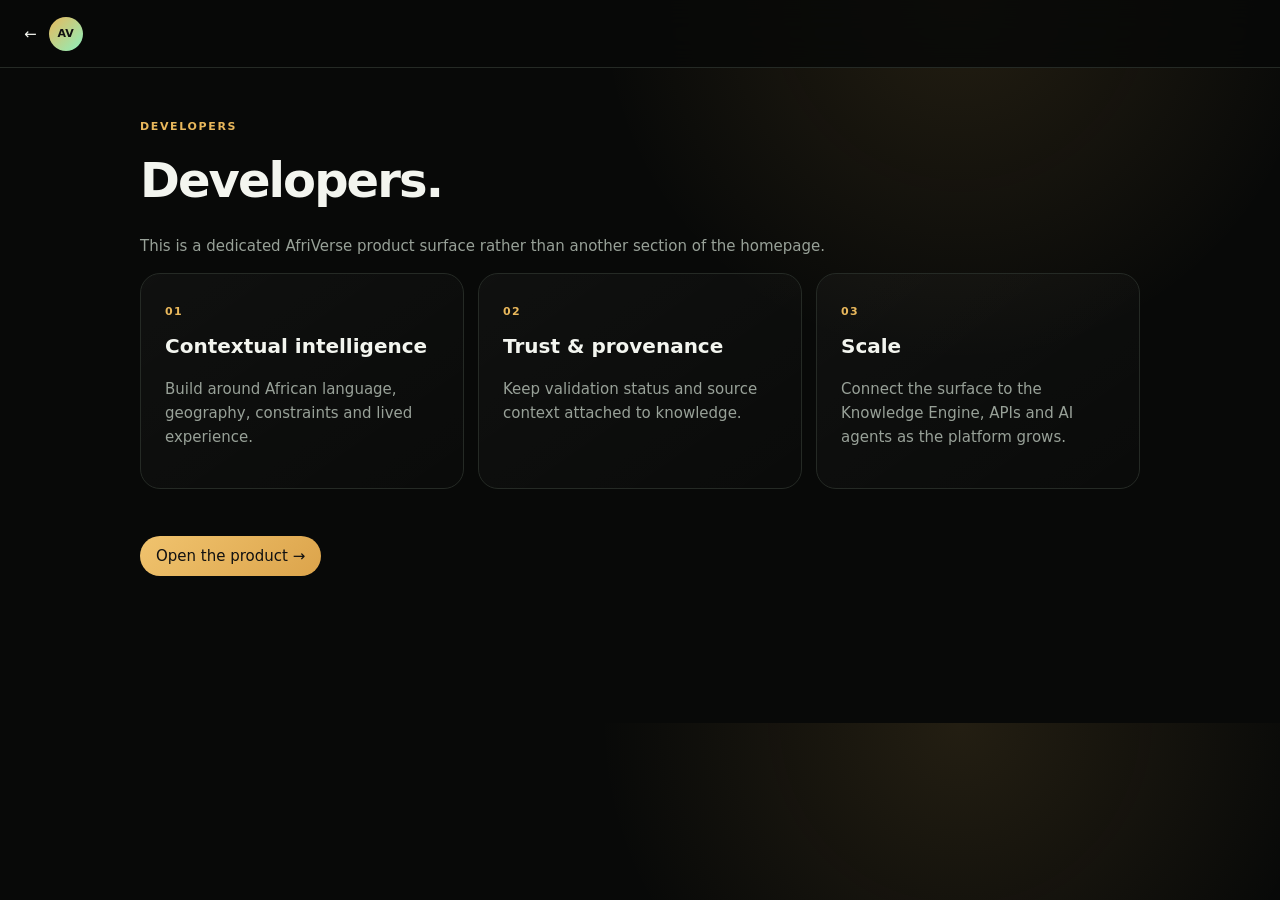
<file: developers.html>
<!doctype html><html><head><meta charset="utf-8"><meta name="viewport" content="width=device-width,initial-scale=1"><title>Developers — AfriVerse</title><link rel="stylesheet" href="style.css"></head><body><main style="margin-left:0"><header><a href="index.html">←</a><b>AfriVerse</b><span class="avatar">AV</span></header><div class="app"><label>DEVELOPERS</label><h1>Developers.</h1><p style="color:var(--muted)">This is a dedicated AfriVerse product surface rather than another section of the homepage.</p><div class="cards"><article><b>01</b><h3>Contextual intelligence</h3><p>Build around African language, geography, constraints and lived experience.</p></article><article><b>02</b><h3>Trust & provenance</h3><p>Keep validation status and source context attached to knowledge.</p></article><article><b>03</b><h3>Scale</h3><p>Connect the surface to the Knowledge Engine, APIs and AI agents as the platform grows.</p></article></div><section style="padding:55px 0;border:0"><a class="primary" href="app.html">Open the product →</a></section></div></main></body></html>
</file>
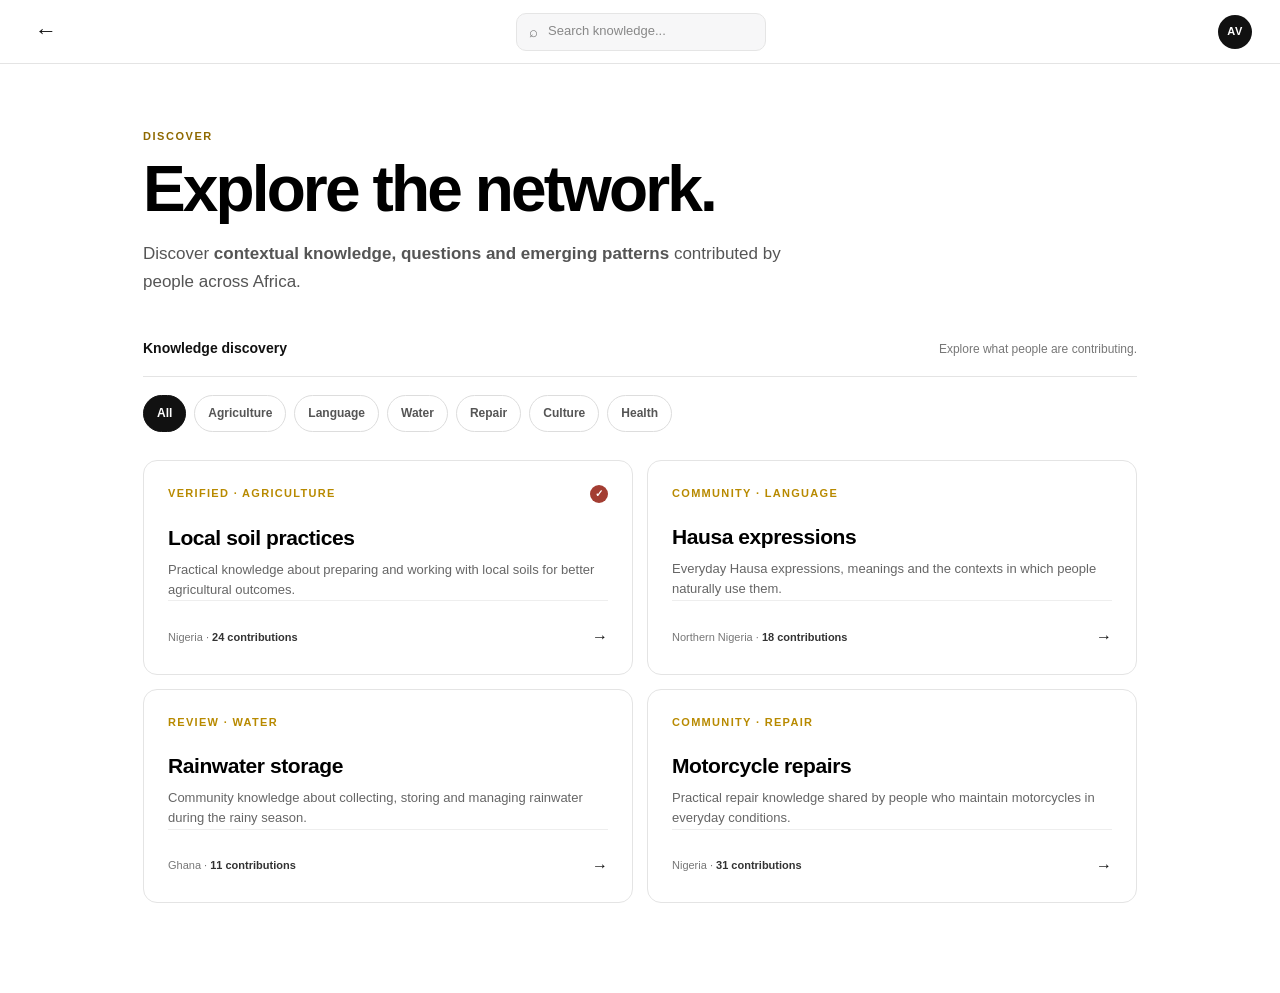
<file: explore.html>
<!doctype html>
<html lang="en">
<head>
  <meta charset="utf-8">
  <meta name="viewport" content="width=device-width, initial-scale=1">

  <title>Explore — AfriVerse</title>

  <link rel="stylesheet" href="style.css">

  <style>
    :root {
      --page-bg: #ffffff;
      --surface: #ffffff;
      --surface-soft: #f7f7f8;
      --surface-hover: #f1f1f3;

      --text: #111111;
      --text-strong: #000000;
      --muted: #666666;
      --muted-light: #888888;

      --border: #e4e4e4;
      --border-strong: #cccccc;

      --gold: #b88a00;
      --gold-dark: #8f6900;

      --clay: #a33d32;

      --radius-sm: 10px;
      --radius-md: 14px;
      --radius-lg: 20px;
    }

    * {
      box-sizing: border-box;
    }

    html {
      background: #ffffff;
      color-scheme: light;
    }

    body {
      margin: 0;
      background: #ffffff;
      color: var(--text);

      font-family: Arial, Helvetica, sans-serif;
      line-height: 1.55;
    }

    main {
      min-height: 100vh;
      background: #ffffff;
    }

    /* =========================
       HEADER
    ========================= */

    header {
      height: 64px;

      padding: 0 28px;

      display: flex;
      align-items: center;
      gap: 16px;

      background: rgba(255, 255, 255, 0.97);

      border-bottom: 1px solid var(--border);

      position: sticky;
      top: 0;
      z-index: 20;
    }

    header > a {
      width: 36px;
      height: 36px;

      display: flex;
      align-items: center;
      justify-content: center;

      color: #111111;
      text-decoration: none;

      border-radius: 50%;

      font-size: 22px;

      transition:
        background 0.18s ease,
        transform 0.18s ease;
    }

    header > a:hover {
      background: var(--surface-hover);
      transform: translateX(-2px);
    }

    header > b {
      color: #000000;

      font-size: 15px;
      font-weight: 700;

      letter-spacing: -0.01em;
    }

    /* =========================
       SEARCH
    ========================= */

    .search {
      margin-left: auto;

      width: 250px;
      height: 38px;

      padding: 0 12px;

      display: flex;
      align-items: center;
      gap: 8px;

      background: #f7f7f8;

      border: 1px solid #e5e5e5;
      border-radius: 10px;

      color: #777777;

      font-size: 15px;
    }

    .search input {
      width: 100%;

      border: 0;
      outline: 0;

      background: transparent;

      color: #111111;

      font-family: inherit;
      font-size: 13px;
    }

    .search input::placeholder {
      color: #888888;
    }

    /* =========================
       AVATAR
    ========================= */

    .avatar {
      width: 34px;
      height: 34px;

      display: flex;
      align-items: center;
      justify-content: center;

      border-radius: 50%;

      background: #111111;
      color: #ffffff;

      font-size: 11px;
      font-weight: 700;

      letter-spacing: 0.04em;
    }

    /* =========================
       MAIN APP
    ========================= */

    .app {
      width: min(100%, 1080px);

      margin: 0 auto;

      padding: 64px 28px 90px;
    }

    /* =========================
       PAGE INTRO
    ========================= */

    .app > label {
      display: block;

      margin-bottom: 12px;

      color: var(--gold-dark);

      font-size: 11px;
      font-weight: 800;

      letter-spacing: 0.14em;
      text-transform: uppercase;
    }

    .app h1 {
      margin: 0;

      color: #000000;

      font-size: clamp(38px, 6vw, 64px);
      line-height: 1.02;

      letter-spacing: -0.045em;

      font-weight: 800;
    }

    .app > p {
      max-width: 680px;

      margin: 18px 0 0;

      color: #555555 !important;

      font-size: 17px;
      line-height: 1.65;
    }

    /* =========================
       EXPLORE TOOLBAR
    ========================= */

    .explore-toolbar {
      margin-top: 42px;

      display: flex;
      align-items: center;
      justify-content: space-between;

      gap: 20px;

      padding-bottom: 16px;

      border-bottom: 1px solid var(--border);
    }

    .explore-toolbar strong {
      color: #111111;

      font-size: 14px;
      font-weight: 750;
    }

    .explore-toolbar span {
      color: #777777;

      font-size: 12px;
    }

    /* =========================
       FILTERS
    ========================= */

    .filters {
      display: flex;
      flex-wrap: wrap;

      gap: 8px;

      margin-top: 18px;
    }

    .filter {
      padding: 8px 13px;

      background: #ffffff;

      border: 1px solid #dddddd;
      border-radius: 999px;

      color: #555555;

      font-family: inherit;
      font-size: 12px;
      font-weight: 600;

      cursor: pointer;

      transition:
        background 0.18s ease,
        color 0.18s ease,
        border-color 0.18s ease;
    }

    .filter:hover {
      background: #f5f5f5;
      border-color: #c8c8c8;
      color: #111111;
    }

    .filter.active {
      background: #111111;
      border-color: #111111;

      color: #ffffff;
    }

    /* =========================
       KNOWLEDGE GRID
    ========================= */

    .cards {
      display: grid;

      grid-template-columns: repeat(2, minmax(0, 1fr));

      gap: 14px;

      margin-top: 28px;
    }

    /* =========================
       KNOWLEDGE CARD
    ========================= */

    .cards article {
      position: relative;

      min-height: 205px;

      padding: 24px;

      display: flex;
      flex-direction: column;

      background: #ffffff;

      border: 1px solid var(--border);
      border-radius: var(--radius-md);

      cursor: pointer;

      transition:
        border-color 0.18s ease,
        background 0.18s ease,
        transform 0.18s ease,
        box-shadow 0.18s ease;
    }

    .cards article:hover {
      background: #fafafa;

      border-color: var(--border-strong);

      transform: translateY(-3px);

      box-shadow:
        0 8px 25px rgba(0, 0, 0, 0.05);
    }

    /* =========================
       CARD CATEGORY
    ========================= */

    .card-meta {
      display: flex;
      align-items: center;
      justify-content: space-between;

      gap: 12px;

      margin-bottom: 22px;
    }

    .cards article > b {
      display: block;

      color: var(--gold-dark);

      font-size: 10px;
      font-weight: 800;

      letter-spacing: 0.12em;
      line-height: 1.4;
    }

    /* =========================
       VERIFIED MARK
    ========================= */

    .verified {
      width: 18px;
      height: 18px;

      flex: 0 0 auto;

      display: flex;
      align-items: center;
      justify-content: center;

      border-radius: 50%;

      background: var(--clay);
      color: #ffffff;

      font-size: 10px;
      font-weight: 800;
    }

    /* =========================
       CARD CONTENT
    ========================= */

    .cards h3 {
      margin: 0;

      color: #000000;

      font-size: 21px;
      line-height: 1.25;

      letter-spacing: -0.02em;

      font-weight: 750;
    }

    .cards p {
      margin: 9px 0 0;

      color: #666666;

      font-size: 13px;
      line-height: 1.55;
    }

    /* =========================
       CARD FOOTER
    ========================= */

    .card-footer {
      margin-top: auto;

      padding-top: 24px;

      display: flex;
      align-items: center;
      justify-content: space-between;

      border-top: 1px solid #eeeeee;

      color: #777777;

      font-size: 11px;
    }

    .card-footer strong {
      color: #333333;

      font-weight: 700;
    }

    .card-arrow {
      color: #111111;

      font-size: 16px;
      font-weight: 700;
    }

    /* =========================
       FOCUS
    ========================= */

    button:focus-visible,
    a:focus-visible,
    article:focus-visible,
    input:focus-visible {
      outline: 2px solid var(--gold);
      outline-offset: 3px;
    }

    /* =========================
       TABLET
    ========================= */

    @media (max-width: 760px) {

      header {
        height: 58px;

        padding: 0 16px;

        gap: 10px;
      }

      header > b {
        font-size: 14px;
      }

      .search {
        display: none;
      }

      .avatar {
        margin-left: auto;
      }

      .app {
        padding: 42px 18px 65px;
      }

      .app h1 {
        font-size: 42px;
      }

      .app > p {
        font-size: 15px;
        line-height: 1.6;
      }

      .explore-toolbar {
        margin-top: 32px;
      }

      .cards {
        grid-template-columns: 1fr;

        gap: 10px;

        margin-top: 22px;
      }

      .cards article {
        min-height: 190px;

        padding: 20px;
      }
    }

    /* =========================
       SMALL MOBILE
    ========================= */

    @media (max-width: 430px) {

      .app {
        padding-left: 15px;
        padding-right: 15px;
      }

      .app h1 {
        font-size: 38px;
      }

      .app > p {
        font-size: 14px;
      }

      .explore-toolbar {
        align-items: flex-start;
        flex-direction: column;

        gap: 5px;
      }

      .filters {
        gap: 6px;
      }

      .filter {
        padding: 7px 11px;
      }

      .cards article {
        min-height: 180px;
      }

      .cards h3 {
        font-size: 19px;
      }
    }

    /* =========================
       REDUCED MOTION
    ========================= */

    @media (prefers-reduced-motion: reduce) {
      *,
      *::before,
      *::after {
        transition: none !important;
        animation: none !important;
      }
    }
  </style>
</head>

<body>

<main style="margin-left:0">

  <!-- HEADER -->
  <header>

    <a
      href="index.html"
      aria-label="Back to AfriVerse home"
    >
      ←
    </a>

    <b>Explore</b>

    <div class="search">
      <span>⌕</span>

      <input
        type="search"
        placeholder="Search knowledge..."
        aria-label="Search knowledge"
      >
    </div>

    <span class="avatar">AV</span>

  </header>


  <!-- MAIN -->
  <div class="app">

    <label>DISCOVER</label>

    <h1>Explore the network.</h1>

    <p>
      Discover
      <strong>contextual knowledge, questions and emerging patterns</strong>
      contributed by people across Africa.
    </p>


    <!-- TOOLBAR -->
    <div class="explore-toolbar">

      <strong>Knowledge discovery</strong>

      <span>Explore what people are contributing.</span>

    </div>


    <!-- FILTERS -->
    <div class="filters">

      <button class="filter active">
        All
      </button>

      <button class="filter">
        Agriculture
      </button>

      <button class="filter">
        Language
      </button>

      <button class="filter">
        Water
      </button>

      <button class="filter">
        Repair
      </button>

      <button class="filter">
        Culture
      </button>

      <button class="filter">
        Health
      </button>

    </div>


    <!-- KNOWLEDGE CARDS -->
    <div class="cards">


      <!-- CARD 1 -->
      <article tabindex="0">

        <div class="card-meta">

          <b>VERIFIED · AGRICULTURE</b>

          <span
            class="verified"
            title="Verified knowledge"
            aria-label="Verified knowledge"
          >
            ✓
          </span>

        </div>

        <h3>
          Local soil practices
        </h3>

        <p>
          Practical knowledge about preparing and working with
          local soils for better agricultural outcomes.
        </p>

        <div class="card-footer">

          <span>
            Nigeria · <strong>24 contributions</strong>
          </span>

          <span class="card-arrow">
            →
          </span>

        </div>

      </article>


      <!-- CARD 2 -->
      <article tabindex="0">

        <div class="card-meta">

          <b>COMMUNITY · LANGUAGE</b>

        </div>

        <h3>
          Hausa expressions
        </h3>

        <p>
          Everyday Hausa expressions, meanings and the contexts
          in which people naturally use them.
        </p>

        <div class="card-footer">

          <span>
            Northern Nigeria · <strong>18 contributions</strong>
          </span>

          <span class="card-arrow">
            →
          </span>

        </div>

      </article>


      <!-- CARD 3 -->
      <article tabindex="0">

        <div class="card-meta">

          <b>REVIEW · WATER</b>

        </div>

        <h3>
          Rainwater storage
        </h3>

        <p>
          Community knowledge about collecting, storing and
          managing rainwater during the rainy season.
        </p>

        <div class="card-footer">

          <span>
            Ghana · <strong>11 contributions</strong>
          </span>

          <span class="card-arrow">
            →
          </span>

        </div>

      </article>


      <!-- CARD 4 -->
      <article tabindex="0">

        <div class="card-meta">

          <b>COMMUNITY · REPAIR</b>

        </div>

        <h3>
          Motorcycle repairs
        </h3>

        <p>
          Practical repair knowledge shared by people who
          maintain motorcycles in everyday conditions.
        </p>

        <div class="card-footer">

          <span>
            Nigeria · <strong>31 contributions</strong>
          </span>

          <span class="card-arrow">
            →
          </span>

        </div>

      </article>

    </div>

  </div>

</main>


<script src="script.js"></script>

<script>
  /*
   * Simple category filter interaction.
   * This is frontend-only for the MVP.
   */

  const filters = document.querySelectorAll(".filter");
  const cards = document.querySelectorAll(".cards article");

  filters.forEach(filter => {

    filter.addEventListener("click", () => {

      filters.forEach(item => {
        item.classList.remove("active");
      });

      filter.classList.add("active");

      const selected = filter.textContent.trim().toLowerCase();

      cards.forEach(card => {

        if (selected === "all") {
          card.style.display = "";
          return;
        }

        const category = card
          .querySelector("b")
          .textContent
          .toLowerCase();

        card.style.display =
          category.includes(selected)
            ? ""
            : "none";
      });

    });

  });
</script>

</body>
</html>
</file>
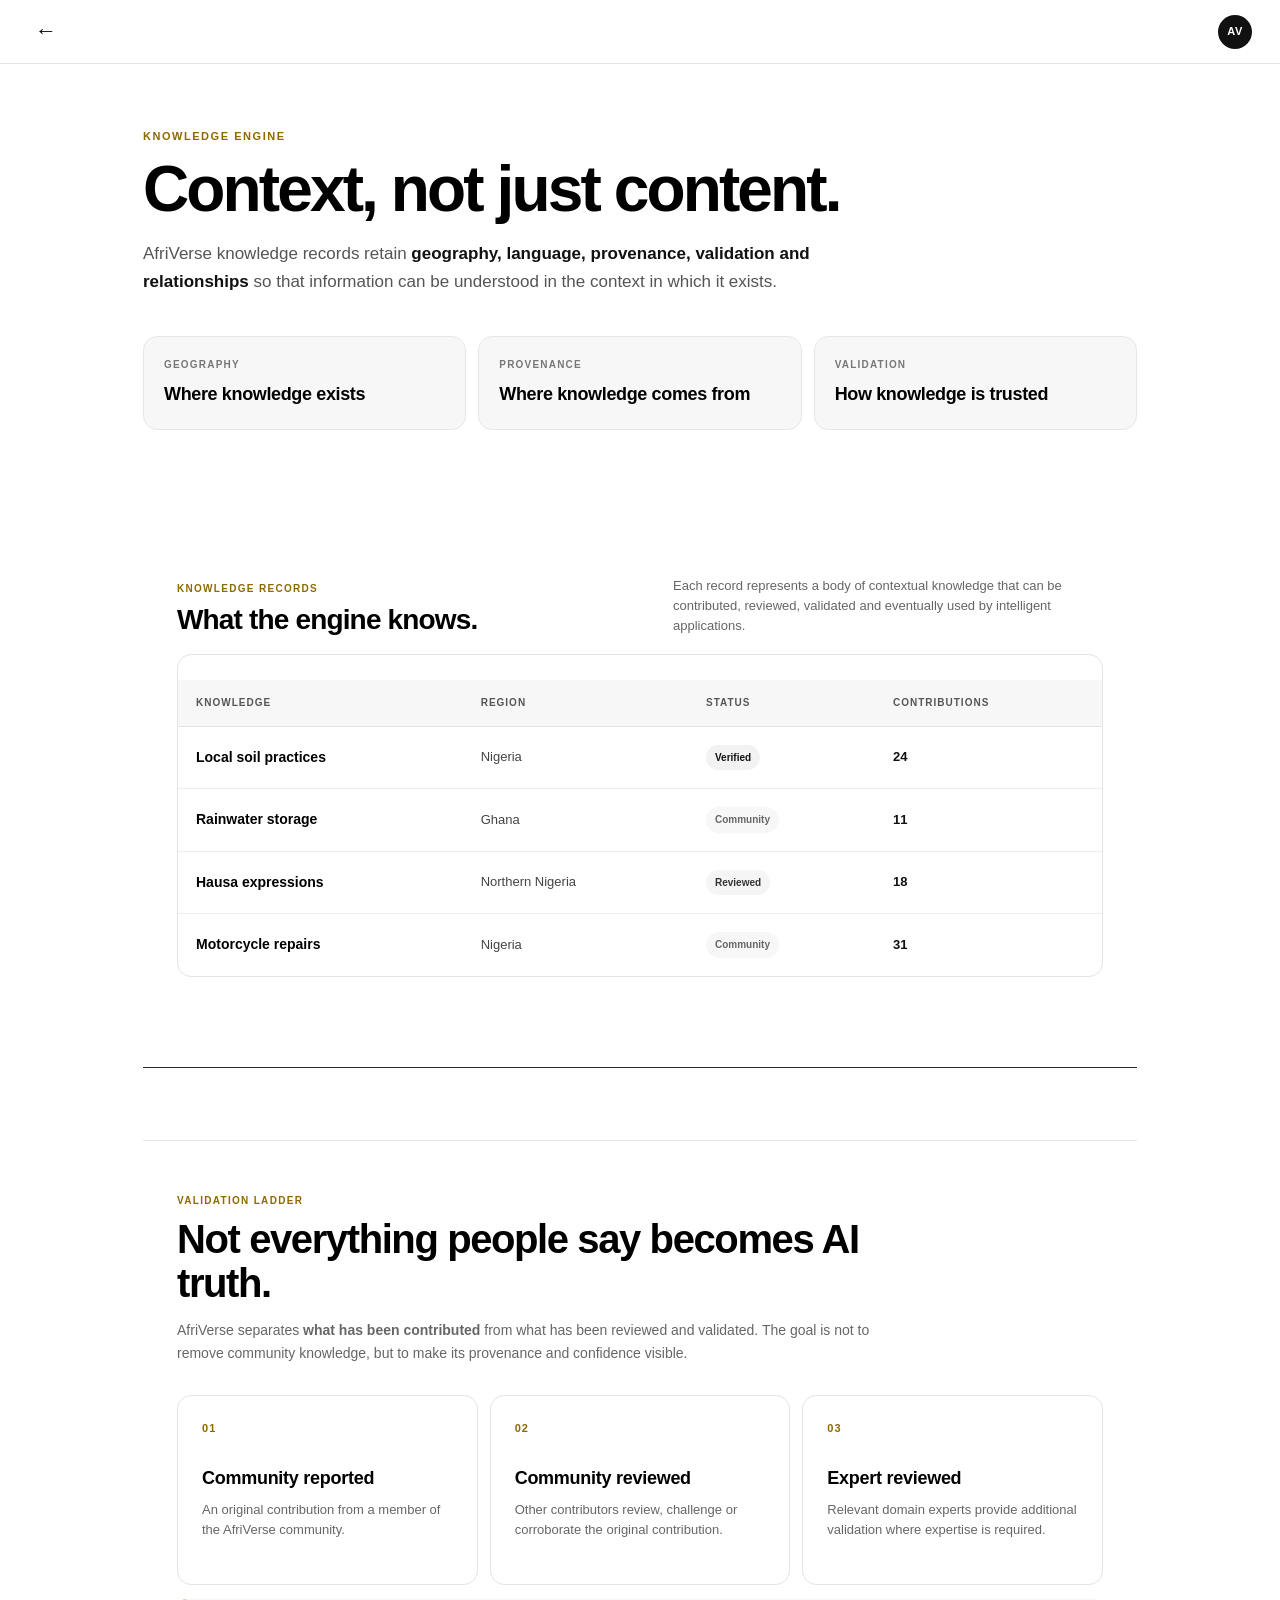
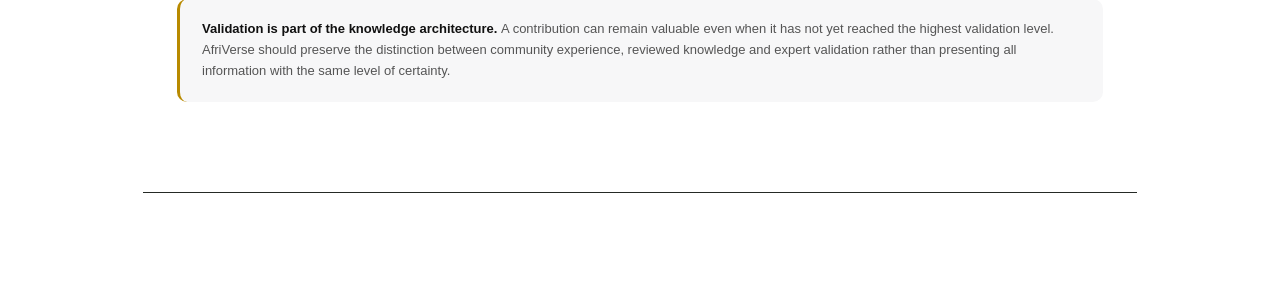
<file: knowledge.html>
<!doctype html>
<html lang="en">
<head>
  <meta charset="utf-8">
  <meta name="viewport" content="width=device-width, initial-scale=1">

  <title>Knowledge — AfriVerse</title>

  <link rel="stylesheet" href="style.css">

  <style>
    :root {
      --page-bg: #ffffff;
      --surface: #ffffff;
      --surface-soft: #f7f7f8;
      --surface-hover: #f1f1f3;

      --text: #111111;
      --text-strong: #000000;
      --muted: #666666;
      --muted-light: #888888;

      --border: #e4e4e4;
      --border-strong: #cccccc;

      --gold: #b88a00;
      --gold-dark: #8f6900;

      --clay: #a33d32;

      --radius-sm: 10px;
      --radius-md: 14px;
      --radius-lg: 20px;
    }

    * {
      box-sizing: border-box;
    }

    html {
      background: #ffffff;
      color-scheme: light;
    }

    body {
      margin: 0;

      background: #ffffff;
      color: var(--text);

      font-family: Arial, Helvetica, sans-serif;
      line-height: 1.55;
    }

    main {
      min-height: 100vh;
      background: #ffffff;
    }


    /* =========================
       HEADER
    ========================= */

    header {
      height: 64px;

      padding: 0 28px;

      display: flex;
      align-items: center;
      gap: 16px;

      background: rgba(255, 255, 255, 0.97);

      border-bottom: 1px solid var(--border);

      position: sticky;
      top: 0;
      z-index: 20;
    }

    header > a {
      width: 36px;
      height: 36px;

      display: flex;
      align-items: center;
      justify-content: center;

      color: #111111;

      text-decoration: none;

      border-radius: 50%;

      font-size: 22px;

      transition:
        background 0.18s ease,
        transform 0.18s ease;
    }

    header > a:hover {
      background: var(--surface-hover);
      transform: translateX(-2px);
    }

    header > b {
      color: #000000;

      font-size: 15px;
      font-weight: 700;

      letter-spacing: -0.01em;
    }

    .avatar {
      width: 34px;
      height: 34px;

      margin-left: auto;

      display: flex;
      align-items: center;
      justify-content: center;

      border-radius: 50%;

      background: #111111;
      color: #ffffff;

      font-size: 11px;
      font-weight: 700;

      letter-spacing: 0.04em;
    }


    /* =========================
       MAIN APP
    ========================= */

    .app {
      width: min(100%, 1120px);

      margin: 0 auto;

      padding: 64px 28px 90px;
    }


    /* =========================
       INTRO
    ========================= */

    .app > label {
      display: block;

      margin-bottom: 12px;

      color: var(--gold-dark);

      font-size: 11px;
      font-weight: 800;

      letter-spacing: 0.14em;
      text-transform: uppercase;
    }

    .app h1 {
      margin: 0;

      color: #000000;

      font-size: clamp(38px, 6vw, 64px);

      line-height: 1.02;

      letter-spacing: -0.045em;

      font-weight: 800;
    }

    .intro {
      max-width: 720px;

      margin: 18px 0 0;

      color: #555555;

      font-size: 17px;

      line-height: 1.65;
    }

    .intro strong {
      color: #111111;
      font-weight: 700;
    }


    /* =========================
       ENGINE SUMMARY
    ========================= */

    .engine-summary {
      display: grid;

      grid-template-columns: repeat(3, 1fr);

      gap: 12px;

      margin-top: 40px;
    }

    .summary-card {
      padding: 20px;

      background: #f7f7f8;

      border: 1px solid #e7e7e7;

      border-radius: var(--radius-md);
    }

    .summary-card span {
      display: block;

      margin-bottom: 8px;

      color: #777777;

      font-size: 10px;
      font-weight: 800;

      letter-spacing: 0.12em;
      text-transform: uppercase;
    }

    .summary-card strong {
      color: #000000;

      font-size: 18px;
      font-weight: 750;

      letter-spacing: -0.02em;
    }


    /* =========================
       SECTION HEADER
    ========================= */

    .section-header {
      display: flex;

      align-items: flex-end;
      justify-content: space-between;

      gap: 20px;

      margin-top: 56px;
      margin-bottom: 18px;
    }

    .section-header label {
      display: block;

      margin-bottom: 8px;

      color: var(--gold-dark);

      font-size: 10px;
      font-weight: 800;

      letter-spacing: 0.13em;
    }

    .section-header h2 {
      margin: 0;

      color: #000000;

      font-size: 28px;

      line-height: 1.15;

      letter-spacing: -0.03em;

      font-weight: 800;
    }

    .section-header p {
      max-width: 430px;

      margin: 0;

      color: #666666;

      font-size: 13px;

      line-height: 1.55;
    }


    /* =========================
       TABLE WRAPPER
    ========================= */

    .table-wrapper {
      overflow-x: auto;

      background: #ffffff;

      border: 1px solid var(--border);

      border-radius: var(--radius-md);
    }


    /* =========================
       KNOWLEDGE TABLE
    ========================= */

    .table {
      width: 100%;

      border-collapse: collapse;

      min-width: 650px;
    }

    .table th {
      padding: 15px 18px;

      background: #f7f7f8;

      border-bottom: 1px solid var(--border);

      color: #555555;

      font-size: 10px;
      font-weight: 800;

      letter-spacing: 0.1em;

      text-align: left;

      text-transform: uppercase;
    }

    .table td {
      padding: 18px;

      border-bottom: 1px solid #eeeeee;

      color: #444444;

      font-size: 13px;
    }

    .table tbody tr:last-child td {
      border-bottom: 0;
    }

    .table tbody tr {
      transition: background 0.16s ease;
    }

    .table tbody tr:hover {
      background: #fafafa;
    }

    .table td:first-child {
      color: #000000;

      font-size: 14px;

      font-weight: 700;
    }


    /* =========================
       STATUS
    ========================= */

    .status {
      display: inline-flex;

      align-items: center;

      padding: 5px 9px;

      border-radius: 999px;

      background: #f4f4f4;

      color: #444444;

      font-size: 10px;

      font-weight: 700;
    }

    .status.verified {
      background: #f2f2f2;
      color: #111111;
    }

    .status.reviewed {
      background: #f5f5f5;
      color: #333333;
    }

    .status.community {
      background: #f7f7f7;
      color: #666666;
    }


    /* =========================
       CONTRIBUTION COUNT
    ========================= */

    .count {
      color: #111111;

      font-weight: 700;
    }


    /* =========================
       VALIDATION SECTION
    ========================= */

    .validation {
      margin-top: 72px;

      padding-top: 52px;

      border-top: 1px solid var(--border);
    }

    .validation-intro {
      max-width: 720px;
    }

    .validation-intro label {
      display: block;

      margin-bottom: 9px;

      color: var(--gold-dark);

      font-size: 10px;
      font-weight: 800;

      letter-spacing: 0.13em;
    }

    .validation-intro h2 {
      margin: 0;

      color: #000000;

      font-size: clamp(28px, 4vw, 40px);

      line-height: 1.1;

      letter-spacing: -0.035em;

      font-weight: 800;
    }

    .validation-intro p {
      margin: 14px 0 0;

      color: #666666;

      font-size: 14px;

      line-height: 1.65;
    }


    /* =========================
       VALIDATION CARDS
    ========================= */

    .validation-cards {
      display: grid;

      grid-template-columns: repeat(3, 1fr);

      gap: 12px;

      margin-top: 30px;
    }

    .validation-card {
      position: relative;

      min-height: 190px;

      padding: 24px;

      background: #ffffff;

      border: 1px solid var(--border);

      border-radius: var(--radius-md);

      transition:
        background 0.18s ease,
        border-color 0.18s ease,
        transform 0.18s ease;
    }

    .validation-card:hover {
      background: #fafafa;

      border-color: var(--border-strong);

      transform: translateY(-2px);
    }

    .validation-number {
      display: block;

      margin-bottom: 30px;

      color: var(--gold-dark);

      font-size: 11px;
      font-weight: 800;

      letter-spacing: 0.1em;
    }

    .validation-card h3 {
      margin: 0;

      color: #000000;

      font-size: 18px;

      line-height: 1.3;

      letter-spacing: -0.015em;

      font-weight: 750;
    }

    .validation-card p {
      margin: 9px 0 0;

      color: #666666;

      font-size: 13px;

      line-height: 1.55;
    }


    /* =========================
       VALIDATION PRINCIPLE
    ========================= */

    .validation-note {
      margin-top: 14px;

      padding: 20px 22px;

      background: #f7f7f8;

      border-left: 3px solid var(--gold);

      border-radius: 10px;

      color: #555555;

      font-size: 13px;

      line-height: 1.6;
    }

    .validation-note strong {
      color: #111111;
      font-weight: 750;
    }


    /* =========================
       FOCUS
    ========================= */

    a:focus-visible {
      outline: 2px solid var(--gold);
      outline-offset: 3px;
    }


    /* =========================
       TABLET
    ========================= */

    @media (max-width: 760px) {

      header {
        height: 58px;

        padding: 0 16px;

        gap: 10px;
      }

      header > b {
        font-size: 14px;
      }

      .app {
        padding: 42px 18px 65px;
      }

      .app h1 {
        font-size: 42px;
      }

      .intro {
        font-size: 15px;
      }

      .engine-summary {
        grid-template-columns: 1fr;

        gap: 8px;

        margin-top: 30px;
      }

      .summary-card {
        padding: 17px 18px;
      }

      .section-header {
        align-items: flex-start;

        flex-direction: column;

        margin-top: 42px;
      }

      .section-header h2 {
        font-size: 25px;
      }

      .validation {
        margin-top: 55px;

        padding-top: 40px;
      }

      .validation-cards {
        grid-template-columns: 1fr;

        gap: 10px;
      }

      .validation-card {
        min-height: auto;

        padding: 20px;
      }

      .validation-number {
        margin-bottom: 22px;
      }
    }


    /* =========================
       SMALL MOBILE
    ========================= */

    @media (max-width: 430px) {

      .app {
        padding-left: 15px;
        padding-right: 15px;
      }

      .app h1 {
        font-size: 38px;
      }

      .intro {
        font-size: 14px;
      }

      .section-header h2 {
        font-size: 23px;
      }

      .validation-intro h2 {
        font-size: 29px;
      }
    }


    /* =========================
       REDUCED MOTION
    ========================= */

    @media (prefers-reduced-motion: reduce) {

      *,
      *::before,
      *::after {
        transition: none !important;
        animation: none !important;
      }

    }
  </style>
</head>

<body>

<main style="margin-left:0">

  <!-- HEADER -->
  <header>

    <a
      href="index.html"
      aria-label="Back to AfriVerse home"
    >
      ←
    </a>

    <b>Knowledge Engine</b>

    <span class="avatar">AV</span>

  </header>


  <!-- MAIN -->
  <div class="app">

    <label>KNOWLEDGE ENGINE</label>

    <h1>
      Context, not just content.
    </h1>

    <p class="intro">
      AfriVerse knowledge records retain
      <strong>geography, language, provenance, validation and relationships</strong>
      so that information can be understood in the context in which it exists.
    </p>


    <!-- ENGINE SUMMARY -->
    <div class="engine-summary">

      <div class="summary-card">
        <span>Geography</span>
        <strong>Where knowledge exists</strong>
      </div>

      <div class="summary-card">
        <span>Provenance</span>
        <strong>Where knowledge comes from</strong>
      </div>

      <div class="summary-card">
        <span>Validation</span>
        <strong>How knowledge is trusted</strong>
      </div>

    </div>


    <!-- KNOWLEDGE RECORDS -->
    <section>

      <div class="section-header">

        <div>

          <label>KNOWLEDGE RECORDS</label>

          <h2>
            What the engine knows.
          </h2>

        </div>

        <p>
          Each record represents a body of contextual knowledge
          that can be contributed, reviewed, validated and eventually
          used by intelligent applications.
        </p>

      </div>


      <div class="table-wrapper">

        <table class="table">

          <thead>

            <tr>
              <th>Knowledge</th>
              <th>Region</th>
              <th>Status</th>
              <th>Contributions</th>
            </tr>

          </thead>

          <tbody>

            <tr>

              <td>
                Local soil practices
              </td>

              <td>
                Nigeria
              </td>

              <td>
                <span class="status verified">
                  Verified
                </span>
              </td>

              <td>
                <span class="count">24</span>
              </td>

            </tr>


            <tr>

              <td>
                Rainwater storage
              </td>

              <td>
                Ghana
              </td>

              <td>
                <span class="status community">
                  Community
                </span>
              </td>

              <td>
                <span class="count">11</span>
              </td>

            </tr>


            <tr>

              <td>
                Hausa expressions
              </td>

              <td>
                Northern Nigeria
              </td>

              <td>
                <span class="status reviewed">
                  Reviewed
                </span>
              </td>

              <td>
                <span class="count">18</span>
              </td>

            </tr>


            <tr>

              <td>
                Motorcycle repairs
              </td>

              <td>
                Nigeria
              </td>

              <td>
                <span class="status community">
                  Community
                </span>
              </td>

              <td>
                <span class="count">31</span>
              </td>

            </tr>

          </tbody>

        </table>

      </div>

    </section>


    <!-- VALIDATION -->
    <section class="validation">

      <div class="validation-intro">

        <label>VALIDATION LADDER</label>

        <h2>
          Not everything people say becomes AI truth.
        </h2>

        <p>
          AfriVerse separates
          <strong>what has been contributed</strong>
          from what has been reviewed and validated.
          The goal is not to remove community knowledge,
          but to make its provenance and confidence visible.
        </p>

      </div>


      <div class="validation-cards">


        <!-- LEVEL 1 -->
        <article class="validation-card">

          <span class="validation-number">
            01
          </span>

          <h3>
            Community reported
          </h3>

          <p>
            An original contribution from a member of the
            AfriVerse community.
          </p>

        </article>


        <!-- LEVEL 2 -->
        <article class="validation-card">

          <span class="validation-number">
            02
          </span>

          <h3>
            Community reviewed
          </h3>

          <p>
            Other contributors review, challenge or
            corroborate the original contribution.
          </p>

        </article>


        <!-- LEVEL 3 -->
        <article class="validation-card">

          <span class="validation-number">
            03
          </span>

          <h3>
            Expert reviewed
          </h3>

          <p>
            Relevant domain experts provide additional
            validation where expertise is required.
          </p>

        </article>

      </div>


      <div class="validation-note">

        <strong>
          Validation is part of the knowledge architecture.
        </strong>

        A contribution can remain valuable even when it has
        not yet reached the highest validation level.
        AfriVerse should preserve the distinction between
        community experience, reviewed knowledge and expert
        validation rather than presenting all information
        with the same level of certainty.

      </div>

    </section>

  </div>

</main>


<script src="script.js"></script>

</body>
</html>
</file>
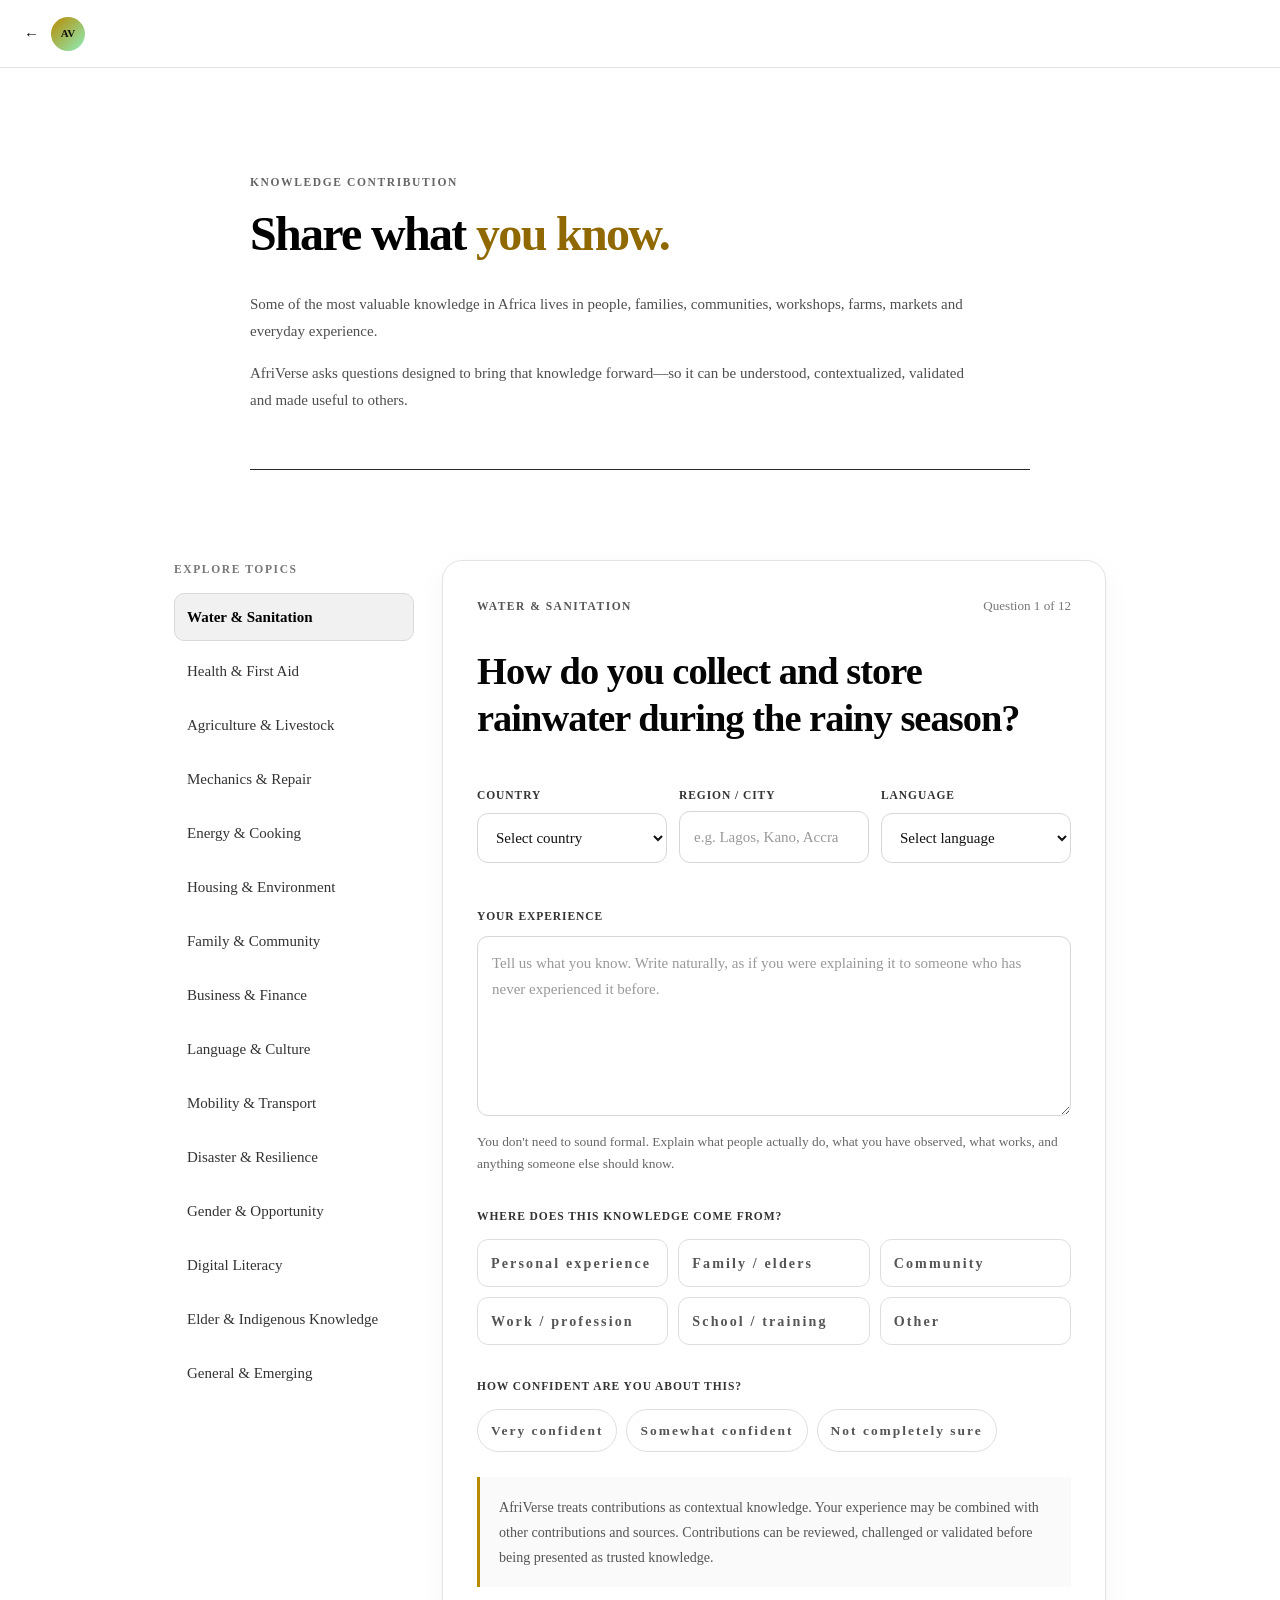
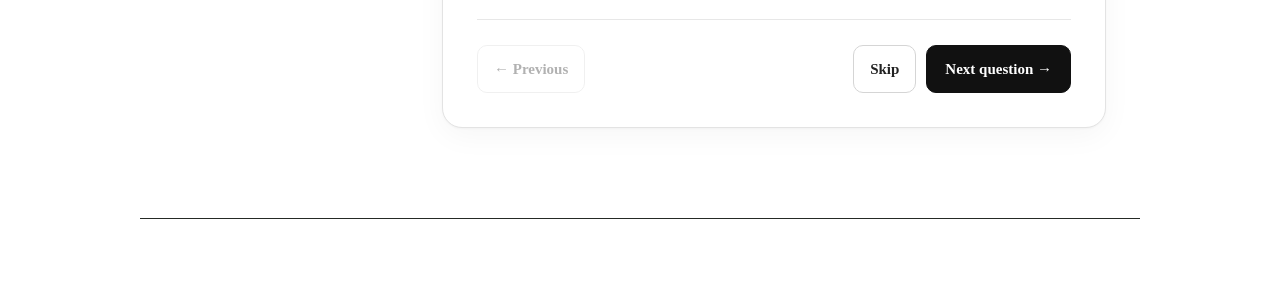
<file: questions.html>
<!doctype html>
<html lang="en">

<head>

    <meta charset="utf-8">

    <meta
        name="viewport"
        content="width=device-width, initial-scale=1, viewport-fit=cover"
    >

    <meta
        name="description"
        content="Contribute knowledge to AfriVerse. Share local experience, practical knowledge, language, culture and community wisdom."
    >

    <title>Contribute Knowledge — AfriVerse</title>

    <link
        rel="stylesheet"
        href="style.css"
    >

    <style>

/* =========================================================
   AFRIVERSE — LIGHT KNOWLEDGE CONTRIBUTION EXPERIENCE
   White / black / high-legibility system
========================================================= */

:root {
    --page-bg: #ffffff;
    --surface: #ffffff;
    --surface-soft: #f7f7f8;
    --surface-hover: #f1f1f3;

    --text: #111111;
    --text-strong: #000000;
    --muted: #666666;
    --muted-light: #858585;

    --border: #e3e3e3;
    --border-strong: #cfcfcf;

    --gold: #b88a00;
    --gold-dark: #8f6900;

    --danger: #a33d32;

    --radius-sm: 10px;
    --radius-md: 14px;
    --radius-lg: 20px;
}


/* =========================================================
   BASE
========================================================= */

html {
    background: var(--page-bg);
    color: var(--text);
}

body {
    margin: 0;
    background: #ffffff;
    color: var(--text);
    font-family: inherit;
}

main {
    background: #ffffff;
    color: var(--text);
}

button,
input,
select,
textarea {
    color: var(--text);
}


/* =========================================================
   HEADER
========================================================= */

header {
    background: rgba(255,255,255,.96);
    color: var(--text);
    border-bottom: 1px solid var(--border);
    backdrop-filter: blur(12px);
    -webkit-backdrop-filter: blur(12px);
}

header a {
    color: var(--text);
    text-decoration: none;
}

header b {
    color: var(--text-strong);
}

.avatar {
    color: var(--text);
}


/* =========================================================
   PAGE
========================================================= */

.question-page {
    width: min(1100px, calc(100% - 40px));
    margin: 0 auto;
    padding-bottom: 80px;
}


/* =========================================================
   INTRO
========================================================= */

.question-intro {
    max-width: 780px;
    padding: 60px 0 40px;
}

.question-intro > label {
    display: block;
    color: var(--muted);
    font-weight: 700;
    font-size: .72rem;
    letter-spacing: .14em;
}

.question-intro h1 {
    color: var(--text-strong);
    margin-bottom: 18px;
    font-weight: 800;
    letter-spacing: -.035em;
}

.question-intro h1 em {
    color: var(--gold-dark);
    font-style: normal;
}

.question-intro p {
    color: #4f4f4f;
    max-width: 720px;
    line-height: 1.8;
}

.question-intro p + p {
    margin-top: 14px;
}


/* =========================================================
   WORKSPACE
========================================================= */

.question-workspace {
    display: grid;
    grid-template-columns: 240px minmax(0, 1fr);
    gap: 28px;
    align-items: start;
}


/* =========================================================
   CATEGORY NAVIGATION
========================================================= */

.question-sidebar {
    position: sticky;
    top: 25px;
    min-width: 0;
}

.question-sidebar-label {
    display: block;
    color: #777777;
    font-size: .72rem;
    font-weight: 700;
    letter-spacing: .14em;
    margin-bottom: 14px;
}

.category-list {
    display: grid;
    gap: 6px;
}

.category-button {
    width: 100%;
    border: 1px solid transparent;
    background: transparent;
    color: #333333;
    text-align: left;
    padding: 11px 12px;
    border-radius: 10px;
    cursor: pointer;
    transition:
        background .2s ease,
        border-color .2s ease,
        color .2s ease;
    font: inherit;
    -webkit-tap-highlight-color: transparent;
}

.category-button:hover {
    background: var(--surface-soft);
    color: #000000;
}

.category-button.active {
    border-color: #d9d9d9;
    background: #f1f1f2;
    color: #000000;
    font-weight: 700;
}


/* =========================================================
   QUESTION CARD
========================================================= */

.question-card {
    min-width: 0;
    border: 1px solid var(--border);
    border-radius: var(--radius-lg);
    padding: 34px;
    background: #ffffff;
    box-shadow:
        0 1px 2px rgba(0,0,0,.03),
        0 8px 30px rgba(0,0,0,.04);
}


/* =========================================================
   QUESTION META
========================================================= */

.question-meta {
    display: flex;
    align-items: center;
    justify-content: space-between;
    gap: 15px;
    margin-bottom: 26px;
    flex-wrap: wrap;
}

.question-topic {
    color: #555555;
    font-size: .72rem;
    font-weight: 700;
    letter-spacing: .13em;
    text-transform: uppercase;
}

.question-counter {
    color: #777777;
    font-size: .82rem;
    white-space: nowrap;
}


/* =========================================================
   QUESTION
========================================================= */

.question-card h2 {
    max-width: 780px;
    color: #050505;
    font-size: clamp(1.65rem, 3vw, 2.45rem);
    line-height: 1.22;
    font-weight: 800;
    letter-spacing: -.025em;
    margin-bottom: 30px;
    overflow-wrap: anywhere;
}


/* =========================================================
   CONTEXT
========================================================= */

.context-grid {
    display: grid;
    grid-template-columns: repeat(3, minmax(0, 1fr));
    gap: 12px;
    margin-bottom: 28px;
}

.field {
    display: grid;
    gap: 7px;
    min-width: 0;
}

.field label,
.answer-section > label,
.source-section > label,
.confidence-section > label {
    color: #333333;
    font-size: .72rem;
    font-weight: 700;
    letter-spacing: .08em;
    text-transform: uppercase;
}


/* =========================================================
   FORM ELEMENTS
========================================================= */

.field select,
.field input,
.answer-box,
.source-input {
    width: 100%;
    min-width: 0;
    box-sizing: border-box;

    border: 1px solid #d7d7d7;

    background: #ffffff;
    color: #111111;

    border-radius: 11px;
    padding: 13px 14px;

    font: inherit;
    outline: none;

    transition:
        border-color .2s ease,
        box-shadow .2s ease,
        background .2s ease;
}

.field select,
.field input {
    min-height: 48px;
}

.field input::placeholder,
.answer-box::placeholder {
    color: #999999;
    opacity: 1;
}

.field select:focus,
.field input:focus,
.answer-box:focus,
.source-input:focus {
    border-color: #777777;
    background: #ffffff;
    box-shadow: 0 0 0 3px rgba(0,0,0,.06);
}


/* =========================================================
   ANSWER
========================================================= */

.answer-section {
    margin-top: 30px;
}

.answer-section > label {
    display: block;
    margin-bottom: 10px;
}

.answer-box {
    min-height: 180px;
    resize: vertical;
    line-height: 1.75;
}

.answer-hint {
    color: #666666;
    font-size: .84rem;
    line-height: 1.65;
    margin-top: 8px;
}


/* =========================================================
   SOURCE / ORIGIN
========================================================= */

.source-section {
    margin-top: 28px;
}

.source-options {
    display: grid;
    grid-template-columns: repeat(3, minmax(0, 1fr));
    gap: 10px;
    margin-top: 12px;
}

.source-option {
    position: relative;
    min-width: 0;
}

.source-option input {
    position: absolute;
    opacity: 0;
    pointer-events: none;
}

.source-option label {
    display: flex;
    align-items: center;
    min-height: 48px;
    box-sizing: border-box;

    border: 1px solid #dedede;
    border-radius: 11px;

    padding: 11px 13px;

    cursor: pointer;

    color: #555555;
    background: #ffffff;

    transition:
        border-color .2s ease,
        background .2s ease,
        color .2s ease;

    font-size: .88rem;

    -webkit-tap-highlight-color: transparent;
}

.source-option label:hover {
    background: #f8f8f8;
    border-color: #c9c9c9;
}

.source-option input:checked + label {
    border-color: #999999;
    background: #f2f2f2;
    color: #000000;
    font-weight: 700;
}


/* =========================================================
   CONFIDENCE
========================================================= */

.confidence-section {
    margin-top: 28px;
}

.confidence-options {
    display: flex;
    flex-wrap: wrap;
    gap: 9px;
    margin-top: 12px;
}

.confidence-option {
    position: relative;
}

.confidence-option input {
    position: absolute;
    opacity: 0;
    pointer-events: none;
}

.confidence-option label {
    display: block;

    padding: 10px 13px;

    border: 1px solid #dedede;
    border-radius: 999px;

    cursor: pointer;

    color: #555555;
    background: #ffffff;

    font-size: .84rem;

    transition:
        border-color .2s ease,
        background .2s ease,
        color .2s ease;
}

.confidence-option label:hover {
    background: #f7f7f7;
}

.confidence-option input:checked + label {
    color: #000000;
    background: #f1f1f1;
    border-color: #999999;
    font-weight: 700;
}


/* =========================================================
   KNOWLEDGE NOTICE
========================================================= */

.knowledge-notice {
    margin-top: 25px;

    padding: 18px 19px;

    border-left: 3px solid var(--gold);

    background: #fafafa;

    color: #555555;

    line-height: 1.75;
    font-size: .88rem;
}

.knowledge-notice strong {
    color: #111111;
}


/* =========================================================
   ACTIONS
========================================================= */

.question-actions {
    display: flex;
    justify-content: space-between;
    align-items: center;
    gap: 15px;

    margin-top: 32px;
    padding-top: 25px;

    border-top: 1px solid #e7e7e7;
}

.question-actions-right {
    display: flex;
    gap: 10px;
    flex-wrap: wrap;
}


/* =========================================================
   BUTTONS
========================================================= */

.secondary-button {
    border: 1px solid #d5d5d5;

    background: #ffffff;
    color: #222222;

    border-radius: 10px;

    min-height: 46px;

    padding: 11px 16px;

    cursor: pointer;

    font: inherit;
    font-weight: 600;

    transition:
        background .2s ease,
        border-color .2s ease,
        transform .15s ease;

    -webkit-tap-highlight-color: transparent;
}

.secondary-button:hover {
    background: #f5f5f5;
    border-color: #bfbfbf;
}

.secondary-button:active {
    transform: translateY(1px);
}

.secondary-button:disabled {
    opacity: .35;
    cursor: not-allowed;
}


/* =========================================================
   PRIMARY BUTTON
========================================================= */

.primary {
    border: 1px solid #111111;

    background: #111111;
    color: #ffffff;

    border-radius: 10px;

    min-height: 46px;

    padding: 11px 18px;

    cursor: pointer;

    font: inherit;
    font-weight: 700;

    transition:
        background .2s ease,
        transform .15s ease;
}

.primary:hover {
    background: #2a2a2a;
}

.primary:active {
    transform: translateY(1px);
}


/* =========================================================
   SUCCESS STATE
========================================================= */

.success-state {
    display: none;
    text-align: center;
    padding: 65px 25px;
}

.success-icon {
    color: var(--gold-dark);
    font-size: 2.5rem;
    margin-bottom: 20px;
}

.success-state h2 {
    color: #000000;
    margin-bottom: 15px;
    font-weight: 800;
}

.success-state p {
    color: #555555;
    max-width: 580px;
    margin: 0 auto 28px;
    line-height: 1.8;
}


/* =========================================================
   TABLET
========================================================= */

@media (max-width: 850px) {

    .question-page {
        width: min(100% - 30px, 720px);
    }

    .question-workspace {
        grid-template-columns: 1fr;
        gap: 20px;
    }

    .question-sidebar {
        position: static;
    }

    .question-sidebar-label {
        margin-bottom: 9px;
    }

    .category-list {
        display: flex;
        gap: 8px;

        overflow-x: auto;
        overflow-y: hidden;

        padding: 2px 2px 10px;

        scrollbar-width: none;

        -webkit-overflow-scrolling: touch;
    }

    .category-list::-webkit-scrollbar {
        display: none;
    }

    .category-button {
        flex: 0 0 auto;

        width: auto;
        min-width: max-content;

        min-height: 42px;

        padding: 9px 13px;

        white-space: nowrap;
    }

    .context-grid {
        grid-template-columns: 1fr;
    }

    .source-options {
        grid-template-columns: repeat(2, minmax(0, 1fr));
    }
}


/* =========================================================
   MOBILE
========================================================= */

@media (max-width: 600px) {

    .question-page {
        width: calc(100% - 24px);
        padding-bottom: 40px;
    }

    .question-intro {
        padding: 32px 0 25px;
    }

    .question-intro h1 {
        font-size: clamp(2rem, 9vw, 2.6rem);
        line-height: 1.08;
        margin-bottom: 15px;
    }

    .question-intro p {
        font-size: .95rem;
        line-height: 1.7;
        margin-bottom: 12px;
    }

    .question-workspace {
        gap: 12px;
    }

    .question-sidebar-label {
        font-size: .68rem;
        margin-left: 2px;
    }

    .category-list {
        margin-right: -12px;
        padding-right: 12px;
    }

    .category-button {
        min-height: 40px;
        padding: 8px 12px;
        border-radius: 9px;
        font-size: .84rem;
    }

    .question-card {
        padding: 18px 16px;
        border-radius: 16px;
        box-shadow:
            0 1px 2px rgba(0,0,0,.03),
            0 5px 20px rgba(0,0,0,.04);
    }

    .question-meta {
        gap: 8px;
        margin-bottom: 20px;
    }

    .question-topic {
        font-size: .65rem;
        letter-spacing: .11em;
    }

    .question-counter {
        font-size: .75rem;
    }

    .question-card h2 {
        font-size: clamp(1.4rem, 7vw, 1.8rem);
        line-height: 1.28;
        margin-bottom: 24px;
    }

    .context-grid {
        gap: 10px;
        margin-bottom: 24px;
    }

    .field select,
    .field input {
        min-height: 48px;
        padding: 12px;
        font-size: .92rem;
    }

    .answer-section {
        margin-top: 24px;
    }

    .answer-box {
        min-height: 165px;
        padding: 13px;
        font-size: .94rem;
        line-height: 1.7;
    }

    .answer-hint {
        font-size: .79rem;
        line-height: 1.6;
    }

    .source-section,
    .confidence-section {
        margin-top: 24px;
    }

    .source-options {
        grid-template-columns: 1fr;
        gap: 8px;
    }

    .source-option label {
        min-height: 46px;
        font-size: .85rem;
    }

    .confidence-options {
        display: grid;
        grid-template-columns: 1fr;
        gap: 8px;
    }

    .confidence-option label {
        min-height: 44px;

        display: flex;
        align-items: center;

        box-sizing: border-box;

        border-radius: 10px;

        padding: 10px 12px;
    }

    .knowledge-notice {
        margin-top: 22px;
        padding: 14px 15px;
        font-size: .79rem;
        line-height: 1.65;
    }

    .question-actions {
        align-items: stretch;
        flex-direction: column;
        gap: 9px;

        margin-top: 24px;
        padding-top: 18px;
    }

    .question-actions > button,
    .question-actions-right,
    .question-actions-right button {
        width: 100%;
    }

    .question-actions-right {
        display: grid;
        grid-template-columns: 1fr 1.5fr;
        gap: 8px;
    }

    .secondary-button,
    .question-actions .primary {
        min-height: 48px;
        padding: 12px 13px;
    }

    .success-state {
        padding: 45px 16px;
    }

    .success-state h2 {
        font-size: 1.6rem;
    }

    .success-state p {
        font-size: .9rem;
        line-height: 1.7;
    }
}


/* =========================================================
   VERY SMALL PHONES
========================================================= */

@media (max-width: 380px) {

    .question-page {
        width: calc(100% - 18px);
    }

    .question-card {
        padding: 16px 13px;
    }

    .question-card h2 {
        font-size: 1.32rem;
    }

    .question-actions-right {
        grid-template-columns: 1fr;
    }
}


/* =========================================================
   ACCESSIBILITY
========================================================= */

button:focus-visible,
input:focus-visible,
select:focus-visible,
textarea:focus-visible {
    outline: 3px solid rgba(184,138,0,.28);
    outline-offset: 2px;
}


/* =========================================================
   REDUCE MOTION
========================================================= */

@media (prefers-reduced-motion: reduce) {

    *,
    *::before,
    *::after {
        transition: none !important;
        animation: none !important;
        scroll-behavior: auto !important;
    }

}

</style>

</head>


<body>

<main style="margin-left:0">

    <!-- =========================================================
         HEADER
    ========================================================== -->

    <header>

        <a
            href="index.html"
            aria-label="Back to AfriVerse"
        >
            ←
        </a>

        <b>AfriVerse</b>

        <span class="avatar">
            AV
        </span>

    </header>


    <!-- =========================================================
         PAGE
    ========================================================== -->

    <div class="app question-page">

        <!-- =====================================================
             INTRO
        ====================================================== -->

        <section class="question-intro">

            <label>
                KNOWLEDGE CONTRIBUTION
            </label>

            <h1>
                Share what
                <em>you know.</em>
            </h1>

            <p>
                Some of the most valuable knowledge in Africa lives
                in people, families, communities, workshops, farms,
                markets and everyday experience.
            </p>

            <p>
                AfriVerse asks questions designed to bring that
                knowledge forward—so it can be understood, contextualized,
                validated and made useful to others.
            </p>

        </section>


        <!-- =====================================================
             WORKSPACE
        ====================================================== -->

        <section class="question-workspace">

            <!-- =================================================
                 CATEGORY NAVIGATION
            ================================================== -->

            <aside class="question-sidebar">

                <span class="question-sidebar-label">
                    EXPLORE TOPICS
                </span>

                <div
                    class="category-list"
                    id="categoryList"
                ></div>

            </aside>


            <!-- =================================================
                 QUESTION AREA
            ================================================== -->

            <div>

                <!-- =============================================
                     QUESTION CARD
                ============================================== -->

                <div
                    class="question-card"
                    id="questionCard"
                >

                    <div class="question-meta">

                        <span
                            class="question-topic"
                            id="questionTopic"
                        >
                            WATER & SANITATION
                        </span>

                        <span
                            class="question-counter"
                            id="questionCounter"
                        >
                            Question 1 of 12
                        </span>

                    </div>


                    <h2 id="questionText">
                        How do you collect and store rainwater during
                        the rainy season?
                    </h2>


                    <!-- =========================================
                         CONTEXT
                    ========================================== -->

                    <div class="context-grid">

                        <div class="field">

                            <label for="country">
                                Country
                            </label>

                            <select id="country">

                                <option value="">
                                    Select country
                                </option>

                                <option>Nigeria</option>
                                <option>Ghana</option>
                                <option>Kenya</option>
                                <option>Uganda</option>
                                <option>Tanzania</option>
                                <option>Rwanda</option>
                                <option>South Africa</option>
                                <option>Senegal</option>
                                <option>Cameroon</option>
                                <option>Ethiopia</option>
                                <option>Other African country</option>

                            </select>

                        </div>


                        <div class="field">

                            <label for="region">
                                Region / City
                            </label>

                            <input
                                id="region"
                                type="text"
                                placeholder="e.g. Lagos, Kano, Accra"
                            >

                        </div>


                        <div class="field">

                            <label for="language">
                                Language
                            </label>

                            <select id="language">

                                <option value="">
                                    Select language
                                </option>

                                <option>English</option>
                                <option>French</option>
                                <option>Portuguese</option>
                                <option>Hausa</option>
                                <option>Yoruba</option>
                                <option>Igbo</option>
                                <option>Swahili</option>
                                <option>Other</option>

                            </select>

                        </div>

                    </div>


                    <!-- =========================================
                         ANSWER
                    ========================================== -->

                    <div class="answer-section">

                        <label for="answer">
                            Your experience
                        </label>

                        <textarea
                            class="answer-box"
                            id="answer"
                            placeholder="Tell us what you know. Write naturally, as if you were explaining it to someone who has never experienced it before."
                        ></textarea>

                        <p class="answer-hint">
                            You don't need to sound formal. Explain what
                            people actually do, what you have observed,
                            what works, and anything someone else should
                            know.
                        </p>

                    </div>


                    <!-- =========================================
                         KNOWLEDGE SOURCE
                    ========================================== -->

                    <div class="source-section">

                        <label>
                            Where does this knowledge come from?
                        </label>

                        <div class="source-options">

                            <div class="source-option">

                                <input
                                    type="radio"
                                    name="source"
                                    id="source-experience"
                                    value="Personal experience"
                                >

                                <label for="source-experience">
                                    Personal experience
                                </label>

                            </div>


                            <div class="source-option">

                                <input
                                    type="radio"
                                    name="source"
                                    id="source-family"
                                    value="Family or elders"
                                >

                                <label for="source-family">
                                    Family / elders
                                </label>

                            </div>


                            <div class="source-option">

                                <input
                                    type="radio"
                                    name="source"
                                    id="source-community"
                                    value="Community"
                                >

                                <label for="source-community">
                                    Community
                                </label>

                            </div>


                            <div class="source-option">

                                <input
                                    type="radio"
                                    name="source"
                                    id="source-work"
                                    value="Work or profession"
                                >

                                <label for="source-work">
                                    Work / profession
                                </label>

                            </div>


                            <div class="source-option">

                                <input
                                    type="radio"
                                    name="source"
                                    id="source-education"
                                    value="School or training"
                                >

                                <label for="source-education">
                                    School / training
                                </label>

                            </div>


                            <div class="source-option">

                                <input
                                    type="radio"
                                    name="source"
                                    id="source-other"
                                    value="Other"
                                >

                                <label for="source-other">
                                    Other
                                </label>

                            </div>

                        </div>

                    </div>


                    <!-- =========================================
                         CONFIDENCE
                    ========================================== -->

                    <div class="confidence-section">

                        <label>
                            How confident are you about this?
                        </label>

                        <div class="confidence-options">

                            <div class="confidence-option">

                                <input
                                    type="radio"
                                    name="confidence"
                                    id="confidence-high"
                                    value="High"
                                >

                                <label for="confidence-high">
                                    Very confident
                                </label>

                            </div>


                            <div class="confidence-option">

                                <input
                                    type="radio"
                                    name="confidence"
                                    id="confidence-medium"
                                    value="Medium"
                                >

                                <label for="confidence-medium">
                                    Somewhat confident
                                </label>

                            </div>


                            <div class="confidence-option">

                                <input
                                    type="radio"
                                    name="confidence"
                                    id="confidence-low"
                                    value="Low"
                                >

                                <label for="confidence-low">
                                    Not completely sure
                                </label>

                            </div>

                        </div>

                    </div>


                    <!-- =========================================
                         NOTICE
                    ========================================== -->

                    <div class="knowledge-notice">

                        AfriVerse treats contributions as contextual
                        knowledge. Your experience may be combined with
                        other contributions and sources. Contributions
                        can be reviewed, challenged or validated before
                        being presented as trusted knowledge.

                    </div>


                    <!-- =========================================
                         ACTIONS
                    ========================================== -->

                    <div class="question-actions">

                        <button
                            class="secondary-button"
                            type="button"
                            id="previousButton"
                        >
                            ← Previous
                        </button>

                        <div class="question-actions-right">

                            <button
                                class="secondary-button"
                                type="button"
                                id="skipButton"
                            >
                                Skip
                            </button>

                            <button
                                class="primary"
                                type="button"
                                id="nextButton"
                            >
                                Next question →
                            </button>

                        </div>

                    </div>

                </div>


                <!-- =============================================
                     SUCCESS
                ============================================== -->

                <div
                    class="question-card success-state"
                    id="successState"
                >

                    <div class="success-icon">
                        ✦
                    </div>

                    <h2>
                        Knowledge contributed.
                    </h2>

                    <p>
                        Thank you for sharing what you know.
                        Your contribution represents one piece of
                        the larger knowledge layer AfriVerse is building.
                    </p>

                    <p>
                        In the full AfriVerse system, contributions like
                        this can be contextualized, connected with other
                        knowledge, reviewed and made discoverable to people
                        and intelligent applications.
                    </p>

                    <button
                        class="primary"
                        type="button"
                        id="startAgainButton"
                    >
                        Share another experience →
                    </button>

                </div>

            </div>

        </section>

    </div>

</main>


<!-- =============================================================
     QUESTION ENGINE
============================================================= -->

<script>

const questionBank = {

    "Water & Sanitation": [
        "How do you collect and store rainwater during the rainy season?",
        "What do you do to keep stored rainwater clean and safe to use?",
        "If you don't have chlorine or a water filter, how do people in your community make drinking water safer?",
        "How do you maintain a borehole or hand-dug well during the dry season?",
        "How can you tell if a place is likely to have water before digging a well?",
        "How do you prevent mosquitoes from breeding in water storage containers?",
        "What do people do when their water tastes salty or has a strong iron taste?",
        "How do you protect your water source when flooding occurs?",
        "What natural signs do elders look for when deciding where to dig a shallow well?",
        "If the only available water is muddy river or surface water, how do people make it clearer before treating it?",
        "What traditional containers or low-cost materials do households use to store rainwater and keep it cool?",
        "When a hand pump or borehole stops working, what usually goes wrong and how do local repairers fix it?"
    ],

    "Health & First Aid": [
        "What is the first thing people in your community do after a snake bite while getting medical help?",
        "When a child develops a fever, what do families usually do first?",
        "When someone suspects malaria, what do people usually do before they can get to a clinic?",
        "How do people in your community deal with stomach problems or diarrhea while also seeking appropriate medical care?",
        "How do people in your area prepare a simple rehydration drink when someone is losing a lot of fluid?",
        "What helps people manage breathing discomfort during harmattan or very dusty weather?",
        "What do you do immediately after a minor burn from cooking or a stove?",
        "What does emotional distress look like in your community, and how do people usually support someone going through it?",
        "How do people care for minor wounds or skin problems in a hot, humid or dusty environment?",
        "How do you know when a health problem has become serious enough to require a clinic or hospital?",
        "When someone has severe diarrhea and medical help isn't nearby, what do families do to prevent dehydration while seeking care?",
        "Are there traditional plants, leaves or other methods people use to keep mosquitoes away at night? How are they used?",
        "What safe first-aid steps do people take for a minor burn or cut before getting professional medical help?",
        "During extreme heat, how do families keep babies and older people cool and prevent heat exhaustion?"
    ],

    "Agriculture & Livestock": [
        "Which crops or crop combinations grow best in your soil and climate?",
        "How do farmers in your area deal with crop pests such as fall armyworm without relying entirely on chemical pesticides?",
        "How do you store harvested grain when you don't have access to a modern silo?",
        "How do farmers keep their soil fertile using manure, compost or crop residue?",
        "What farming methods work best when rainfall is unpredictable?",
        "How do you choose good seeds from your harvest and store them for the next planting season?",
        "What livestock disease or health problem do farmers in your area deal with most often?",
        "How do you decide whether to sell an animal or keep it for longer?",
        "Are there traditional farming methods such as Zaï pits, mounds or other soil techniques that help crops grow with little rainfall?",
        "How do farmers protect stored grain, yam or cassava from insects, rodents and mold without expensive chemicals?",
        "What homemade or plant-based mixtures do local farmers use to protect vegetables from pests?",
        "What are the first signs that a goat, cow or other livestock animal is becoming sick?"
    ],

    "Mechanics & Repair": [
        "How do you repair a punctured bicycle tire using materials you can easily find locally?",
        "When a motorcycle breaks down on the road, what's the first thing you usually check or try to fix?",
        "How do you keep a solar lantern or small solar system working when replacement parts are expensive?",
        "How do people repair leaking thatch, zinc or tiled roofs using locally available materials?",
        "How do local farmers repair or improvise tools such as hoes, cutlasses and ploughs?",
        "What do people do to keep their phones and chargers working despite unstable electricity?",
        "If you get a bicycle or motorcycle puncture and have no patch kit, how can you make a temporary repair?",
        "How do drivers adapt vehicles such as Danfos, Matatus, tuk-tuks or bush taxis when roads become flooded or badly damaged?",
        "How do small shops set up simple 12V solar and battery systems for lighting and phone charging?",
        "How do local blacksmiths sharpen or reshape farming tools so they can handle hard or dry soil?"
    ],

    "Energy & Cooking": [
        "What have you done to make your cooking stove use less fuel?",
        "Have you tried making or using an alternative fuel or fuel briquette? How did you do it?",
        "If you use biogas or a small biodigester, what does it take to keep the system working?",
        "What is your go-to solution for lighting or charging your phone during a long power outage?"
    ],

    "Housing & Environment": [
        "How do you keep your home cool during extreme heat without relying on electricity?",
        "What has actually worked for you when trying to prevent erosion or flooding around your home or farmland?",
        "How do households deal with plastic and organic waste when there is no regular waste collection?",
        "When your community faces drought, what strategies have helped people get through it?"
    ],

    "Family & Community": [
        "What do you or your family do to relax and deal with everyday stress?",
        "How do communities help children keep learning when schools are far away or have limited resources?",
        "What advice would you give someone young who wants to start a small business with very little money?",
        "How do people in your community settle disagreements over land or water without things becoming hostile?",
        "When something serious goes wrong, who do people usually turn to first for help?",
        "When someone experiences a major loss or is going through severe grief, how does the community support them?",
        "What local activities, sports or social groups help young people deal with stress and difficult economic conditions?",
        "How do market associations, elders or community leaders help settle disputes peacefully?"
    ],

    "Business & Finance": [
        "How do you preserve or process farm produce so you can sell it at a better price?",
        "How does your local savings group or informal lending circle work, and what has your experience been like?",
        "What small businesses or skills are actually making money in your area right now?",
        "What makes it difficult for people in your community to access banks, loans or formal credit?"
    ],

    "Language & Culture": [
        "What local proverb best describes how your community deals with a difficult modern problem?",
        "How do you explain health, farming or other important advice in your local language so people really understand it?",
        "Are there words in your language for illnesses, weather, tools or experiences that don't have a direct English translation? What do they mean?",
        "What local phrase means something like 'stay strong in hard times', and what does it really mean to people in your community?",
        "How do people naturally mix English, French, Portuguese or another official language with their local language in everyday conversation?",
        "How should you greet an elder or community leader when asking them for help, and what gestures show proper respect?"
    ],

    "Mobility & Transport": [
        "How do you get your goods to market when the roads are bad or difficult to use during certain seasons?",
        "What do people do when their usual bus, motorcycle, canoe or other form of transport isn't available?"
    ],

    "Disaster & Resilience": [
        "If flooding, conflict or another emergency forces your household to leave quickly, what is your plan?",
        "What have you learned about staying in contact with family when the phone network or electricity goes down?",
        "When your community has welcomed displaced people, what has helped everyone adjust and live together peacefully?"
    ],

    "Gender & Opportunity": [
        "What challenges do women and girls in your community face around water, health or personal safety, and what has helped?",
        "What has helped women gain access to income, land or credit when formal systems make it difficult?"
    ],

    "Digital Literacy": [
        "How did you learn to use mobile money, and what was confusing when you first started?",
        "What do you do to protect yourself from phone scams, online fraud and financial scams?",
        "What would make an app like AfriVerse easier to use for someone with a basic phone or very little data?"
    ],

    "Elder & Indigenous Knowledge": [
        "What is something your grandparents' generation knew how to do that fewer people know today?",
        "What signs from nature—such as animals, plants, stars or weather—did elders use to predict seasonal changes, and do people still rely on them today?"
    ],

    "General & Emerging": [
        "What's a problem in your everyday life that people from outside your community often misunderstand?",
        "What's a simple, low-cost fix or workaround that has made a real difference in your home?",
        "What government or NGO program has genuinely helped your community, and what made it successful?",
        "What information do you wish you could easily find in your own language?",
        "How has your local environment changed over the past 5–10 years, and how have people adapted?",
        "What's one everyday problem in your community that you think outsiders rarely understand properly?",
        "What's a simple local invention, hack or workaround that has made life easier for people around you?"
    ]

};


/* =============================================================
   STATE
============================================================= */

const categories = Object.keys(questionBank);

let currentCategory = categories[0];

let currentQuestionIndex = 0;


/* =============================================================
   DOM
============================================================= */

const categoryList =
    document.getElementById("categoryList");

const questionTopic =
    document.getElementById("questionTopic");

const questionText =
    document.getElementById("questionText");

const questionCounter =
    document.getElementById("questionCounter");

const previousButton =
    document.getElementById("previousButton");

const nextButton =
    document.getElementById("nextButton");

const skipButton =
    document.getElementById("skipButton");

const questionCard =
    document.getElementById("questionCard");

const successState =
    document.getElementById("successState");

const startAgainButton =
    document.getElementById("startAgainButton");

const answer =
    document.getElementById("answer");


/* =============================================================
   CATEGORY NAVIGATION
============================================================= */

function renderCategories() {

    categoryList.innerHTML = "";

    categories.forEach(category => {

        const button =
            document.createElement("button");

        button.type = "button";

        button.className =
            "category-button";

        if (category === currentCategory) {
            button.classList.add("active");
        }

        button.textContent =
            category;

        button.addEventListener(
            "click",
            () => {

                currentCategory = category;

                currentQuestionIndex = 0;

                renderCategories();

                renderQuestion();

            }
        );

        categoryList.appendChild(button);

    });

}


/* =============================================================
   QUESTION RENDERING
============================================================= */

function renderQuestion() {

    const questions =
        questionBank[currentCategory];

    const total =
        questions.length;

    const question =
        questions[currentQuestionIndex];

    questionTopic.textContent =
        currentCategory.toUpperCase();

    questionText.textContent =
        question;

    questionCounter.textContent =
        `Question ${currentQuestionIndex + 1} of ${total}`;

    previousButton.disabled =
        currentQuestionIndex === 0;

    nextButton.textContent =
        currentQuestionIndex === total - 1
            ? "Submit contribution →"
            : "Next question →";

}


/* =============================================================
   NEXT
============================================================= */

nextButton.addEventListener(
    "click",
    () => {

        const questions =
            questionBank[currentCategory];

        if (
            currentQuestionIndex <
            questions.length - 1
        ) {

            currentQuestionIndex++;

            clearAnswer();

            renderQuestion();

            window.scrollTo({
                top: 0,
                behavior: "smooth"
            });

            return;

        }

        showSuccess();

    }
);


/* =============================================================
   PREVIOUS
============================================================= */

previousButton.addEventListener(
    "click",
    () => {

        if (currentQuestionIndex > 0) {

            currentQuestionIndex--;

            renderQuestion();

            window.scrollTo({
                top: 0,
                behavior: "smooth"
            });

        }

    }
);


/* =============================================================
   SKIP
============================================================= */

skipButton.addEventListener(
    "click",
    () => {

        const questions =
            questionBank[currentCategory];

        if (
            currentQuestionIndex <
            questions.length - 1
        ) {

            currentQuestionIndex++;

        } else {

            currentQuestionIndex = 0;

        }

        clearAnswer();

        renderQuestion();

        window.scrollTo({
            top: 0,
            behavior: "smooth"
        });

    }
);


/* =============================================================
   CLEAR ANSWER
============================================================= */

function clearAnswer() {

    answer.value = "";

    document
        .querySelectorAll(
            'input[name="source"]'
        )
        .forEach(
            input => input.checked = false
        );

    document
        .querySelectorAll(
            'input[name="confidence"]'
        )
        .forEach(
            input => input.checked = false
        );

}


/* =============================================================
   SUCCESS
============================================================= */

function showSuccess() {

    questionCard.style.display =
        "none";

    successState.style.display =
        "block";

    window.scrollTo({
        top: 0,
        behavior: "smooth"
    });

}


/* =============================================================
   START AGAIN
============================================================= */

startAgainButton.addEventListener(
    "click",
    () => {

        currentCategory =
            categories[0];

        currentQuestionIndex =
            0;

        clearAnswer();

        successState.style.display =
            "none";

        questionCard.style.display =
            "block";

        renderCategories();

        renderQuestion();

    }
);


/* =============================================================
   INITIALIZE
============================================================= */

renderCategories();

renderQuestion();

</script>


</body>

</html>
</file>
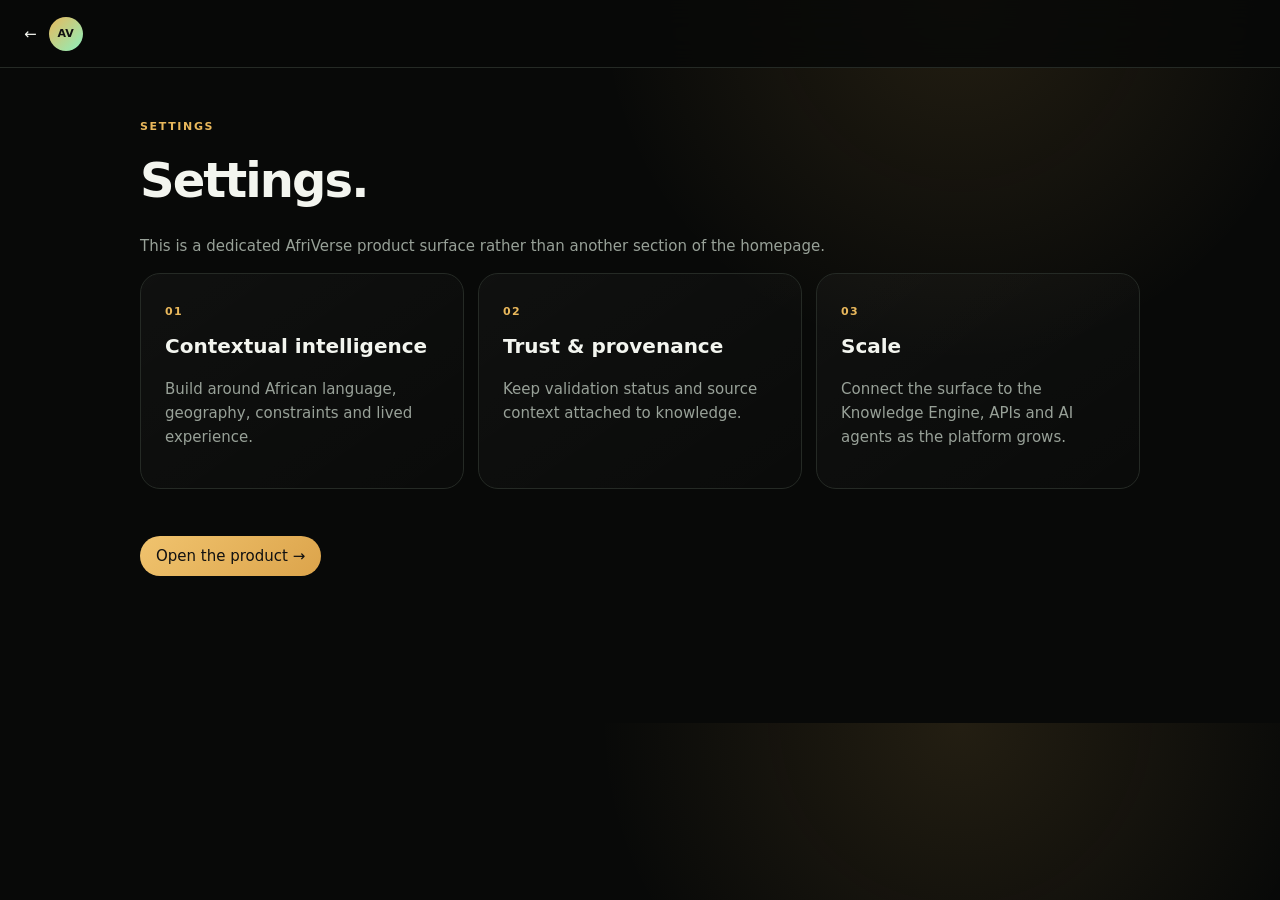
<file: settings.html>
<!doctype html><html><head><meta charset="utf-8"><meta name="viewport" content="width=device-width,initial-scale=1"><title>Settings — AfriVerse</title><link rel="stylesheet" href="style.css"></head><body><main style="margin-left:0"><header><a href="index.html">←</a><b>AfriVerse</b><span class="avatar">AV</span></header><div class="app"><label>SETTINGS</label><h1>Settings.</h1><p style="color:var(--muted)">This is a dedicated AfriVerse product surface rather than another section of the homepage.</p><div class="cards"><article><b>01</b><h3>Contextual intelligence</h3><p>Build around African language, geography, constraints and lived experience.</p></article><article><b>02</b><h3>Trust & provenance</h3><p>Keep validation status and source context attached to knowledge.</p></article><article><b>03</b><h3>Scale</h3><p>Connect the surface to the Knowledge Engine, APIs and AI agents as the platform grows.</p></article></div><section style="padding:55px 0;border:0"><a class="primary" href="app.html">Open the product →</a></section></div></main></body></html>
</file>
<file: style.css>
/* =========================================================
   AFRIVERSE — CONSOLIDATED STYLESHEET
   Cleaned and reorganized from the working draft. All duplicate
   selectors have been merged property-by-property so the visual
   result matches what the original file actually rendered (last
   declaration wins, per normal CSS cascade) — nothing here changes
   layout or arrangement, only removes redundancy and adds structure.
   See the two NOTE comments below (Hero, Flywheel) for the two spots
   that need a product decision, not just formatting.
========================================================= */

/* ===== Design tokens ===== */
:root {
    --bg: #080908;
    --panel: #111411;
    --line: #252a25;
    --text: #f3f5ef;
    --muted: #98a198;
    --gold: #e9b85c;
    --green: #8cf0bd;
    --violet: #c994ff;
}


/* ===== Reset & base ===== */
* {
    box-sizing: border-box;
}

html {
    scroll-behavior: smooth;
}

body {
    margin: 0;
    background: radial-gradient(circle at 75% 0,rgba(233,184,92,.12),transparent 30%),var(--bg);
    color: var(--text);
    font: 15px/1.6 Inter,system-ui,sans-serif;
}

a {
    color: inherit;
    text-decoration: none;
}

button,input,textarea,select {
    font: inherit;
}


/* ===== Layout primitives ===== */
.container {
    width: min(1180px, calc(100% - 48px));
    margin: 0 auto;
}

.section-dark {
    background: #080a09;
    color: #f5f5ef;
}

.section-light {
    background: #f4f3ee;
    color: #101411;
}

.eyebrow {
    font-size: 11px;
    letter-spacing: .18em;
    font-weight: 700;
    text-transform: uppercase;
    opacity: .65;
}

.center-heading {
    max-width: 760px;
    margin: 0 auto 70px;
    text-align: center;
}

.section-heading {
    margin-bottom: 70px;
}

.head {
    display: flex;
    justify-content: space-between;
    gap: 30px;
    align-items: end;
    margin-bottom: 28px;
}

.head h2 {
    font-size: clamp(34px,4.5vw,62px);
    line-height: .98;
    letter-spacing: -.05em;
    margin: 8px 0;
}

.head h2 span {
    color: #7d857d;
}

.head p {
    max-width: 560px;
    color: var(--muted);
}


/* ===== Sidebar navigation ===== */
.side {
    position: fixed;
    width: 250px;
    inset: 0 auto 0 0;
    border-right: 1px solid var(--line);
    padding: 20px 14px;
    background: #090b09f2;
    z-index: 20;
    box-sizing: border-box;
    height: 100dvh;
    max-height: 100dvh;
    overflow-y: auto;
    overflow-x: hidden;
    -webkit-overflow-scrolling: touch;
    overscroll-behavior-y: contain;
    scrollbar-width: thin;
    scrollbar-color: rgba(255,255,255,.20)
        transparent;
}

.brand {
    display: flex;
    align-items: center;
    gap: 12px;
    font-weight: 900;
    letter-spacing: .14em;
    padding: 8px;
    margin-bottom: 28px;
}

.brand i {
    width: 28px;
    height: 28px;
    border: 1px solid var(--gold);
    transform: rotate(30deg);
    box-shadow: 0 0 30px #e9b85c22;
}

.side small {
    display: block;
    color: #687067;
    font-size: 10px;
    letter-spacing: .16em;
    margin: 20px 10px 7px;
}

.side nav a {
    display: block;
    padding: 10px 12px;
    border-radius: 11px;
    color: #b7bfb6;
    margin: 2px 0;
}

.side nav a:hover {
    background: #ffffff0b;
    color: #fff;
}

main {
    margin-left: 250px;
}

#menu {
    display: none;
}

.avatar {
    width: 34px;
    height: 34px;
    border-radius: 50%;
    display: grid;
    place-items: center;
    background: linear-gradient(135deg,var(--gold),var(--green));
    color: #111;
    font-weight: 900;
    font-size: 11px;
}

.side::-webkit-scrollbar {
    width: 5px;
}

.side::-webkit-scrollbar-track {
    background: transparent;
}

.side::-webkit-scrollbar-thumb {
    background: rgba(255,255,255,.20);
    border-radius: 999px;
}

.side::-webkit-scrollbar-thumb:hover {
    background: rgba(255,255,255,.35);
}

.side-inner {
    display: flex;
    flex-direction: column;
    width: 100%;
    min-height: max-content;
    box-sizing: border-box;
    padding-bottom: 30px;
}

.side-nav {
    display: grid;
    gap: 4px;
    width: 100%;
}

.side-nav > a, .side-nav summary {
    min-height: 44px;
    box-sizing: border-box;
    border-radius: 10px;
    display: flex;
    align-items: center;
    padding: 0 12px;
    color: inherit;
    text-decoration: none;
    cursor: pointer;
    transition: background .2s ease,
        color .2s ease;
}

.side-nav > a:hover, .side-nav summary:hover {
    background: rgba(255,255,255,.04);
}

.side-nav > a.active {
    background: rgba(255,255,255,.06);
}

.nav-icon {
    width: 28px;
    min-width: 28px;
    display: inline-flex;
    align-items: center;
    justify-content: flex-start;
    font-size: 1.05rem;
    opacity: .85;
}

.side-nav details {
    border-radius: 10px;
}

.side-nav summary {
    list-style: none;
}

.side-nav summary::-webkit-details-marker {
    display: none;
}

.nav-main {
    display: flex;
    align-items: center;
    min-width: 0;
}

.nav-chevron {
    margin-left: auto;
    font-size: 1rem;
    opacity: .45;
    transition: transform .2s ease,
        opacity .2s ease;
}

.side-nav details[open] .nav-chevron {
    transform: rotate(90deg);
    opacity: .75;
}

.sub-nav {
    display: grid;
    gap: 2px;
    margin: 2px 0
        6px 28px;
    padding-left: 12px;
    border-left: 1px solid rgba(255,255,255,.08);
}

.sub-nav a {
    display: block;
    padding: 9px 12px;
    border-radius: 8px;
    color: var(--muted);
    text-decoration: none;
    font-size: .88rem;
    line-height: 1.35;
    transition: background .2s ease,
        color .2s ease;
}

.sub-nav a:hover {
    background: rgba(255,255,255,.04);
    color: inherit;
}


/* ===== Header & search ===== */
header {
    height: 68px;
    position: sticky;
    top: 0;
    z-index: 15;
    display: flex;
    align-items: center;
    gap: 12px;
    padding: 0 24px;
    background: #080908d9;
    border-bottom: 1px solid var(--line);
    backdrop-filter: blur(16px);
}

header b {
    display: none;
}

.search {
    margin: auto;
    display: flex;
    gap: 8px;
    align-items: center;
    border: 1px solid var(--line);
    border-radius: 999px;
    padding: 8px 14px;
    max-width: 450px;
    width: 100%;
    background: #101310;
}

.search input {
    background: none;
    border: 0;
    outline: 0;
    color: #fff;
    width: 100%;
}

header button {
    background: #101310;
    color: #fff;
    border: 1px solid var(--line);
    border-radius: 10px;
    padding: 8px 10px;
}


/* ===== Bottom mobile navigation ===== */
.bottom {
    display: none;
}

.bottom .nav-icon {
    display: inline-flex;
    align-items: center;
    justify-content: center;
    transform-origin: center;
    transform-style: preserve-3d;
    animation: afriverseNavFlip 10s ease-in-out infinite;
}

.bottom a:nth-child(1) .nav-icon {
    animation-delay: 0s;
}

.bottom a:nth-child(2) .nav-icon {
    animation-delay: 2s;
}

.bottom a:nth-child(3) .nav-icon {
    animation-delay: 4s;
}

.bottom a:nth-child(4) .nav-icon {
    animation-delay: 6s;
}

.bottom a:nth-child(5) .nav-icon {
    animation-delay: 8s;
}


/* ===== Hero =====
   NOTE: two different hero designs share these class names — a legacy
   app-shell hero (.hero with .orb/.core spinning ring) and a newer
   cinematic image hero (.hero-background/.hero-content/.hero-image).
   Because they reuse identical selectors, the declarations below are the
   as-currently-rendered result of the SECOND (cinematic) definition
   overriding the first property-by-property — not two independent
   designs. See the accompanying note for what this means. */


/* ===== Hero rules ===== */
.hero,section {
    max-width: 1250px;
    margin: auto;
    padding: 90px 34px;
    border-bottom: 1px solid var(--line);
}

.hero {
    min-height: 680px;
    display: flex;
    grid-template-columns: 1.2fr .8fr;
    align-items: center;
    gap: 40px;
    position: relative;
    width: 100%;
    overflow: hidden;
    isolation: isolate;
    background: #020303;
}

.hero label,.head label {
    font-size: 11px;
    letter-spacing: .16em;
    color: var(--gold);
    font-weight: 800;
}

.hero h1 {
    font-size: clamp(
            46px,
            5.2vw,
            76px
        );
    line-height: 0.98;
    letter-spacing: -0.045em;
    margin: 0;
    max-width: 700px;
    color: #ffffff;
    font-weight: 700;
}

.hero em,.head em {
    font-style: normal;
    background: linear-gradient(110deg,#fff,var(--gold),var(--green));
    color: transparent;
    background-clip: text;
}

.hero p {
    font-size: 15px;
    color: rgba(
            255,
            255,
            255,
            0.72
        );
    max-width: 610px;
    margin: 28px
        0
        30px;
    line-height: 1.75;
}

.orb {
    width: 340px;
    height: 340px;
    border: 1px solid #e9b85c66;
    border-radius: 50%;
    margin: auto;
    display: grid;
    place-items: center;
    box-shadow: 0 0 100px #e9b85c18;
    animation: spin 24s linear infinite;
}

.core {
    width: 150px;
    height: 150px;
    border: 1px solid var(--gold);
    transform: rotate(30deg);
    box-shadow: 0 0 50px #e9b85c33;
}

.hero-background {
    position: absolute;
    inset: -2%;
    z-index: -5;
    background-image: url("assets/afriverse-hero.jpg");
    background-repeat: no-repeat;
    background-size: cover;
    background-position: center center;
    transform: translate3d(
            var(--hero-x, 0px),
            var(--hero-y, 0px),
            0
        )
        scale(1.015);
    transition: transform 1.2s
        cubic-bezier(
            0.2,
            0.7,
            0.2,
            1
        );
}

.hero-overlay {
    position: absolute;
    inset: 0;
    z-index: -4;
    pointer-events: none;
    background: linear-gradient(
            90deg,
            rgba(0, 0, 0, 0.98) 0%,
            rgba(0, 0, 0, 0.94) 16%,
            rgba(0, 0, 0, 0.78) 30%,
            rgba(0, 0, 0, 0.40) 47%,
            rgba(0, 0, 0, 0.10) 68%,
            rgba(0, 0, 0, 0.02) 100%
        ),

        linear-gradient(
            180deg,
            rgba(0, 0, 0, 0.18),
            transparent 35%,
            rgba(0, 0, 0, 0.42)
        );
}

.hero::before {
    content: "";
    position: absolute;
    width: 560px;
    height: 560px;
    right: 5%;
    top: 7%;
    z-index: -3;
    border-radius: 50%;
    background: radial-gradient(
            circle,
            rgba(224, 170, 52, 0.11) 0%,
            rgba(224, 170, 52, 0.055) 24%,
            rgba(224, 170, 52, 0.018) 46%,
            transparent 72%
        );
    filter: blur(35px);
    opacity: 0.75;
    animation: heroAtmosphere
        8s
        ease-in-out
        infinite;
    pointer-events: none;
}

.hero::after {
    content: "";
    position: absolute;
    width: 280px;
    height: 280px;
    right: 30%;
    top: 22%;
    z-index: -2;
    border-radius: 50%;
    background: radial-gradient(
            circle,
            rgba(239, 187, 67, 0.15) 0%,
            rgba(239, 187, 67, 0.06) 24%,
            transparent 68%
        );
    filter: blur(20px);
    pointer-events: none;
    animation: computationalPulse
        5.5s
        ease-in-out
        infinite;
}

.hero-content {
    position: relative;
    z-index: 5;
    width: 100%;
    max-width: none;
    margin: 0;
    padding: 110px
        clamp(24px, 5vw, 72px);
    box-sizing: border-box;
    display: grid;
    grid-template-columns: minmax(0, 1fr) 420px;
    align-items: center;
    gap: 60px;
}

.hero-copy {
    width: 100%;
    max-width: 720px;
}

.hero-eyebrow {
    display: block;
    margin-bottom: 20px;
    color: #d8a735;
    font-size: 11px;
    font-weight: 700;
    letter-spacing: 0.14em;
    text-transform: uppercase;
}

.hero h1 em {
    display: block;
    margin-top: 8px;
    color: #dca83c;
    font-style: normal;
}

.hero .actions {
    display: flex;
    align-items: center;
    flex-wrap: wrap;
    gap: 12px;
}

.hero .actions a {
    display: inline-flex;
    align-items: center;
    justify-content: center;
    min-height: 46px;
    padding: 0 19px;
    border: 1px solid
        rgba(
            218,
            167,
            47,
            0.55
        );
    border-radius: 6px;
    color: #dfad40;
    text-decoration: none;
    font-size: 11px;
    font-weight: 700;
    transition: transform 0.25s ease,
        background 0.25s ease,
        border-color 0.25s ease;
}

.hero .actions a:hover {
    transform: translateY(-2px);
    border-color: rgba(
            236,
            188,
            76,
            0.9
        );
    background: rgba(
            215,
            165,
            49,
            0.08
        );
}

.hero .actions a.primary {
    color: #080808;
    border-color: #dca83c;
    background: linear-gradient(
            135deg,
            #e9b84c,
            #c98f1d
        );
    box-shadow: 0 8px 35px
        rgba(
            211,
            158,
            42,
            0.18
        );
}

.hero .actions a.primary:hover {
    color: #050505;
    background: linear-gradient(
            135deg,
            #f2c55c,
            #d9a02c
        );
}

.hero-meta {
    display: flex;
    align-items: center;
    gap: 9px;
    margin-top: 25px;
    color: rgba(
            222,
            187,
            92,
            0.72
        );
    font-size: 11px;
}

.hero-meta span {
    color: #dca83c;
}

.hero-visual {
    width: 100%;
    min-height: 360px;
    display: flex;
    align-items: center;
    justify-content: center;
    position: relative;
}

.hero-image {
    width: 300px;
    height: 300px;
    max-width: 100%;
    display: block;
    object-fit: contain;
    flex-shrink: 0;
}

.hero-actions {
    display: flex;
    flex-wrap: wrap;
    gap: 15px;
}


/* ===== Knowledge Flywheel =====
   NOTE: three flywheel iterations existed; merged to the final (third)
   design, which rotates via `.flywheel-ring` directly using --fly-rotation.
   `.flywheel-orbit` / `.flywheel-orbit::before` are leftover from the
   middle iteration — remove from HTML/JS if no longer referenced. */


/* ===== Flywheel rules ===== */
.flywheel-section {
    padding: 150px 0;
    overflow: hidden;
}

.flywheel {
    display: grid;
    justify-content: center;
    align-items: center;
    min-height: 650px;
    position: relative;
    width: min(720px, 90vw);
    aspect-ratio: 1 / 1;
    margin: 80px auto;
    place-items: center;
}

.flywheel-ring {
    position: relative;
    width: 100%;
    aspect-ratio: 1;
    border: 1px solid rgba(255,255,255,.12);
    border-radius: 50%;
    box-shadow: 0 0 80px rgba(206,164,76,.05),  
        inset 0 0 80px rgba(255,255,255,.025);
    inset: 0;
    pointer-events: none;
    --fly-rotation: 0deg;
    height: 100%;
    transform: rotate(var(--fly-rotation));
    will-change: transform;
    transition: transform 0.05s linear;
}

.flywheel-ring::before {
    content: "";
    position: absolute;
    inset: 7%;
    border: 1px solid rgba(255, 255, 255, 0.12);
    border-radius: 50%;
    box-shadow: 0 0 40px rgba(212, 175, 55, 0.05),  
        inset 0 0 40px rgba(255, 255, 255, 0.02);
}

.flywheel-ring::after {
    content: "";
    position: absolute;
    inset: 17%;
    border: 1px dashed rgba(212, 175, 55, 0.22);
    border-radius: 50%;
}

.fly-center {
    position: absolute;
    top: 50%;
    left: 50%;
    transform: translate(-50%, -50%);
    width: 170px;
    height: 170px;
    border-radius: 50%;
    background: radial-gradient(  
            circle at center,  
            rgba(212, 175, 55, 0.12),  
            rgba(5, 5, 5, 0.95) 65%  
        );
    border: 1px solid rgba(212, 175, 55, 0.35);
    display: flex;
    flex-direction: column;
    justify-content: center;
    align-items: center;
    font-size: 12px;
    letter-spacing: 0.2em;
    box-shadow: 0 0 0 1px rgba(255,255,255,0.04),  
  
        0 0 60px rgba(212, 175, 55, 0.08),  
  
        inset 0 0 50px rgba(212, 175, 55, 0.05);
    z-index: 20;
    color: #fff;
    font-weight: 600;
    text-align: center;
}

.fly-center span {
    font-size: 18px;
    font-weight: 700;
    letter-spacing: 0;
    margin-bottom: 12px;
    display: flex;
    align-items: center;
    justify-content: center;
    width: 54px;
    height: 54px;
    border: 1px solid rgba(212, 175, 55, 0.45);
    border-radius: 14px;
    background: linear-gradient(  
            145deg,  
            rgba(212,175,55,0.12),  
            rgba(255,255,255,0.02)  
        );
    color: #d4af37;
    box-shadow: 0 0 25px  
  
        rgba(212, 175, 55, 0.08);
}

.fly-node {
    position: absolute;
    padding: 12px 18px;
    border: 1px solid rgba(255, 255, 255, 0.15);
    background: rgba(10, 10, 10, 0.88);
    backdrop-filter: blur(14px);
    font-size: 11px;
    letter-spacing: 0.12em;
    font-weight: 600;
    white-space: nowrap;
    z-index: 3;
    display: flex;
    align-items: center;
    justify-content: center;
    min-width: 145px;
    min-height: 52px;
    border-radius: 999px;
    -webkit-backdrop-filter: blur(14px);
    color: rgba(255, 255, 255, 0.82);
    line-height: 1.2;
    text-align: center;
    box-shadow: 0 10px 40px rgba(0, 0, 0, 0.25);
}

.node-top {
    top: 4%;
    left: 50%;
    transform: translateX(-50%);
}

.node-right-top {
    top: 19%;
    right: 4%;
}

.node-right-bottom {
    top: 43%;
    right: 0%;
}

.node-bottom-right {
    bottom: 19%;
    right: 7%;
}

.node-bottom {
    bottom: 4%;
    left: 50%;
    transform: translateX(-50%);
}

.node-bottom-left {
    bottom: 19%;
    left: 7%;
}

.node-left-bottom {
    top: 43%;
    left: 0%;
}

.node-left-top {
    top: 19%;
    left: 4%;
}

.flywheel-orbit {
    position: absolute;
    inset: 0;
    transform: rotate(var(--fly-rotation, 0deg));
    transform-origin: center center;
    will-change: transform;
}

.flywheel-orbit::before {
    content: "";
    position: absolute;
    inset: 12%;
    border: 1px solid  
  
        rgba(255, 255, 255, 0.06);
    border-radius: 50%;
}

.fly-center strong {
    font-size: 11px;
    font-weight: 600;
    letter-spacing: 0.25em;
}


/* ===== Architecture ===== */
.architecture {
    padding: 140px 0;
}

.architecture-stack {
    max-width: 980px;
    margin: auto;
}

.architecture-layer {
    display: grid;
    grid-template-columns: 90px 1fr 70px;
    align-items: center;
    min-height: 170px;
    padding: 35px 40px;
    border: 1px solid rgba(0,0,0,.10);
    background: rgba(255,255,255,.65);
    transition: .35s ease;
}

.architecture-layer:hover, .architecture-layer.active {
    transform: translateX(10px);
    border-color: rgba(160,120,35,.45);
    box-shadow: 0 25px 60px rgba(0,0,0,.08);
}

.layer-number {
    font-size: 12px;
    font-weight: 800;
    letter-spacing: .15em;
    opacity: .45;
}

.layer-content small {
    font-size: 10px;
    letter-spacing: .18em;
    opacity: .5;
}

.layer-content h3 {
    font-size: clamp(20px, 3vw, 30px);
    letter-spacing: -.03em;
    margin: 10px 0;
}

.layer-content p {
    max-width: 650px;
    line-height: 1.7;
    opacity: .62;
}

.layer-arrow {
    font-size: 30px;
    opacity: .3;
}

.architecture-bottom {
    display: flex;
    gap: 30px;
    justify-content: center;
    align-items: center;
    margin-top: 60px;
    padding: 30px;
    border-top: 1px solid rgba(0,0,0,.12);
}

.architecture-bottom span {
    font-weight: 900;
    letter-spacing: .08em;
}

.architecture-bottom strong {
    max-width: 450px;
}


/* ===== Google partnership section ===== */
.google-section {
    padding: 150px 0;
}

.google-hero {
    max-width: 850px;
    margin-bottom: 80px;
}

.google-hero h2 span {
    color: #d4ad5e;
}

.google-hero p {
    max-width: 720px;
    font-size: 18px;
    line-height: 1.8;
    opacity: .7;
}

.google-grid {
    display: grid;
    grid-template-columns: repeat(4,1fr);
    gap: 16px;
}

.google-card {
    min-height: 300px;
    padding: 35px;
    border: 1px solid rgba(255,255,255,.12);
    background: rgba(255,255,255,.025);
    transition: .35s ease;
}

.google-card:hover {
    transform: translateY(-8px);
    border-color: rgba(211,172,84,.4);
}

.google-letter {
    font-size: 60px;
    font-weight: 800;
    margin-bottom: 50px;
}

.google-card h3 {
    font-size: 25px;
}

.google-card p {
    line-height: 1.7;
    opacity: .6;
}

.google-statement {
    margin-top: 70px;
    padding: 45px;
    border-left: 2px solid #d2a94e;
    background: rgba(255,255,255,.025);
}

.google-statement span {
    display: block;
    opacity: .55;
    margin-bottom: 12px;
}

.google-statement strong {
    font-size: clamp(24px,4vw,42px);
    line-height: 1.1;
}

.why-google {
    padding: 140px 0;
}

.partner-grid {
    display: grid;
    grid-template-columns: 1fr 1fr;
    gap: 20px;
    max-width: 950px;
    margin: auto;
}

.partner-column {
    border: 1px solid rgba(0,0,0,.12);
    padding: 40px;
}

.partner-column.highlighted {
    background: #101411;
    color: white;
}

.partner-title {
    font-size: 11px;
    letter-spacing: .15em;
    font-weight: 800;
    margin-bottom: 35px;
}

.partner-column ul {
    list-style: none;
    padding: 0;
    margin: 0;
}

.partner-column li {
    display: flex;
    gap: 20px;
    padding: 17px 0;
    border-top: 1px solid rgba(128,128,128,.18);
}

.partner-column li span {
    opacity: .4;
    font-size: 11px;
}

.partner-bottom {
    max-width: 800px;
    margin: 60px auto 0;
    text-align: center;
    font-size: 20px;
    line-height: 1.8;
}


/* ===== Roadmap ===== */
.roadmap {
    padding: 150px 0;
}

.roadmap-line {
    display: grid;
    grid-template-columns: repeat(3,1fr);
    gap: 30px;
    position: relative;
}

.roadmap-line::before {
    content: "";
    position: absolute;
    top: 90px;
    left: 5%;
    right: 5%;
    height: 1px;
    background: rgba(255,255,255,.15);
}

.roadmap-item {
    position: relative;
    z-index: 2;
}

.roadmap-year {
    font-size: 12px;
    letter-spacing: .15em;
    opacity: .5;
}

.roadmap-dot {
    width: 14px;
    height: 14px;
    border-radius: 50%;
    margin: 30px 0;
    background: #d4ad5e;
    box-shadow: 0 0 30px rgba(212,173,94,.4);
}

.roadmap-item h3 {
    font-size: 35px;
    margin-bottom: 25px;
}

.roadmap-item ul {
    list-style: none;
    padding: 0;
}

.roadmap-item li {
    padding: 9px 0;
    opacity: .55;
    border-bottom: 1px solid rgba(255,255,255,.06);
}


/* ===== Business ===== */
.business {
    padding: 140px 0;
}

.business-grid {
    display: grid;
    grid-template-columns: repeat(5,1fr);
    gap: 15px;
}

.business-card {
    padding: 35px 25px;
    border: 1px solid rgba(0,0,0,.12);
    min-height: 230px;
    transition: .3s;
}

.business-card:hover {
    transform: translateY(-8px);
}

.business-card span {
    font-size: 11px;
    opacity: .4;
}

.business-card h3 {
    margin-top: 60px;
    font-size: 23px;
}

.business-card p {
    line-height: 1.6;
    opacity: .6;
}


/* ===== Expansion path ===== */
.nigeria-africa {
    padding: 150px 0;
}

.expansion-path {
    display: flex;
    align-items: center;
    justify-content: center;
    gap: 25px;
}

.expansion-node {
    min-width: 220px;
    padding: 35px;
    border: 1px solid rgba(255,255,255,.12);
    text-align: center;
}

.expansion-node.active {
    border-color: #d3ac59;
    box-shadow: 0 0 50px rgba(211,172,89,.08);
}

.expansion-node span, .expansion-node small {
    display: block;
    opacity: .5;
}

.expansion-node strong {
    display: block;
    margin: 15px 0;
}

.expansion-connector {
    opacity: .4;
    font-size: 25px;
}

.expansion-statement {
    max-width: 750px;
    margin: 70px auto 0;
    text-align: center;
}

.expansion-statement p {
    font-size: 20px;
    line-height: 1.8;
    opacity: .65;
}

.expansion-statement strong {
    display: block;
    margin-top: 25px;
    font-size: 28px;
}


/* ===== Long-term / country footprint ===== */
.long-term {
    padding: 140px 0;
}

.long-architecture {
    max-width: 900px;
    margin: 80px auto 0;
    text-align: center;
}

.long-node {
    padding: 30px;
    border: 1px solid rgba(0,0,0,.13);
    background: rgba(255,255,255,.6);
}

.long-node small, .long-node strong, .long-node span {
    display: block;
}

.long-node strong {
    margin: 8px 0;
    font-size: 20px;
}

.long-node span {
    opacity: .5;
}

.long-line {
    height: 60px;
    width: 1px;
    margin: auto;
    background: rgba(0,0,0,.2);
}

.country-row {
    display: grid;
    grid-template-columns: repeat(4,1fr);
    gap: 12px;
}

.country-node {
    padding: 20px 10px;
    border: 1px solid rgba(0,0,0,.12);
    font-size: 11px;
    font-weight: 700;
    letter-spacing: .08em;
}

.long-final {
    padding: 35px;
    background: #101411;
    color: white;
    font-weight: 800;
    letter-spacing: .12em;
}


/* ===== Founder ===== */
.founder {
    padding: 150px 0;
}

.founder-grid {
    display: grid;
    grid-template-columns: .8fr 1.2fr;
    gap: 90px;
    align-items: center;
}

.founder-placeholder {
    aspect-ratio: 1;
    background: radial-gradient(circle at center,  
        rgba(211,172,87,.22),  
        transparent 50%),  
        #101411;
    border: 1px solid rgba(255,255,255,.12);
    display: flex;
    flex-direction: column;
    align-items: center;
    justify-content: center;
}

.founder-placeholder span {
    font-size: 10px;
    letter-spacing: .2em;
    opacity: .4;
}

.founder-placeholder strong {
    font-size: 90px;
    letter-spacing: -.1em;
}

.founder-content h2 {
    font-size: clamp(40px,5vw,70px);
    line-height: 1;
    letter-spacing: -.05em;
}

.founder-content h3 {
    margin-top: 45px;
    font-size: 25px;
}

.founder-title {
    color: #d3ac59;
    margin: 8px 0 30px;
}

.founder-content p {
    max-width: 680px;
    line-height: 1.8;
    opacity: .62;
}


/* ===== Resources ===== */
.resources {
    padding: 140px 0;
}

.resource-grid {
    max-width: 850px;
    margin: auto;
    display: grid;
    grid-template-columns: 1fr 1fr;
    gap: 20px;
}

.resource-card {
    text-align: left;
    border: 1px solid rgba(0,0,0,.12);
    background: transparent;
    padding: 40px;
    cursor: pointer;
    transition: .3s;
}

.resource-card:hover {
    transform: translateY(-8px);
    background: white;
    box-shadow: 0 25px 70px rgba(0,0,0,.08);
}

.resource-icon {
    font-size: 40px;
    margin-bottom: 60px;
}

.resource-card span {
    font-size: 10px;
    letter-spacing: .15em;
    opacity: .5;
}

.resource-card h3 {
    font-size: 27px;
}

.resource-card small {
    opacity: .5;
}


/* ===== Final CTA ===== */
.final-cta {
    position: relative;
    overflow: hidden;
    padding: 170px 0;
}

.cta-grid {
    position: absolute;
    inset: 0;
    opacity: .08;
    background-image: linear-gradient(rgba(255,255,255,.2) 1px, transparent 1px),  
        linear-gradient(90deg, rgba(255,255,255,.2) 1px, transparent 1px);
    background-size: 60px 60px;
}

.final-content {
    position: relative;
    max-width: 950px;
}

.final-content h2 {
    margin-bottom: 10px;
}

.final-content h2 span {
    color: #d3ad5c;
}

.final-line {
    width: 100px;
    height: 1px;
    background: #d3ad5c;
    margin: 45px 0;
}

.final-content p {
    font-size: 20px;
    opacity: .6;
    margin-bottom: 40px;
}

.btn {
    border: 1px solid rgba(255,255,255,.2);
    padding: 16px 22px;
    cursor: pointer;
    font-weight: 700;
}

.btn-primary {
    background: #d4ad5e;
    color: #111;
    border-color: #d4ad5e;
}

.btn-secondary {
    background: transparent;
    color: white;
}

.final-tagline {
    margin-top: 80px;
    font-size: 10px;
    letter-spacing: .2em;
    opacity: .4;
}


/* ===== Footer ===== */
.afriverse-footer {
    padding: 70px 0 30px;
}

.footer-top {
    display: flex;
    justify-content: space-between;
    gap: 40px;
    padding-bottom: 50px;
    border-bottom: 1px solid rgba(255,255,255,.1);
}

.footer-logo {
    font-size: 22px;
    font-weight: 900;
    letter-spacing: .08em;
}

.footer-top p {
    opacity: .5;
    line-height: 1.6;
}

.footer-links {
    display: flex;
    flex-wrap: wrap;
    gap: 25px;
}

.footer-links a {
    color: white;
    text-decoration: none;
    opacity: .55;
}

.footer-links a:hover {
    opacity: 1;
}

.footer-bottom {
    padding-top: 25px;
    display: flex;
    justify-content: space-between;
    gap: 20px;
    font-size: 11px;
    opacity: .4;
}


/* ===== Modals ===== */
.modal {
    position: fixed;
    inset: 0;
    background: #000b;
    display: none;
    place-items: center;
    z-index: 9999;
    padding: 20px;
    align-items: center;
    justify-content: center;
}

.modal.show {
    display: grid;
}

.dialog {
    max-width: 600px;
    width: 100%;
    background: #111411;
    border: 1px solid #343934;
    border-radius: 22px;
    padding: 24px;
}

.field {
    margin: 14px 0;
}

.field label {
    display: block;
    color: var(--muted);
    font-size: 12px;
}

.field input,.field textarea,.field select {
    width: 100%;
    background: #090b09;
    color: #fff;
    border: 1px solid var(--line);
    border-radius: 11px;
    padding: 11px;
}

.field textarea {
    min-height: 120px;
}

.modal.open {
    display: flex;
}

.modal-overlay {
    position: absolute;
    inset: 0;
    background: rgba(0,0,0,.82);
    backdrop-filter: blur(12px);
}

.modal-content {
    position: relative;
    z-index: 2;
    width: min(1100px, 92vw);
    height: min(85vh, 850px);
    background: #111;
    border: 1px solid rgba(255,255,255,.15);
    box-shadow: 0 40px 120px rgba(0,0,0,.5);
    display: flex;
    flex-direction: column;
}

.modal-close {
    position: absolute;
    top: 15px;
    right: 15px;
    z-index: 5;
    width: 42px;
    height: 42px;
    border-radius: 50%;
    border: 1px solid rgba(255,255,255,.2);
    background: #171717;
    color: white;
    font-size: 25px;
    cursor: pointer;
}

.modal-header {
    min-height: 70px;
    padding: 20px 70px 20px 25px;
    display: flex;
    align-items: center;
    gap: 20px;
    color: white;
    border-bottom: 1px solid rgba(255,255,255,.1);
}

.modal-header span {
    font-size: 11px;
    letter-spacing: .15em;
    opacity: .45;
}

.modal-header strong {
    font-size: 20px;
}

.modal-content iframe {
    flex: 1;
    width: 100%;
    border: 0;
}

.video-modal video {
    width: 100%;
    height: 100%;
    object-fit: contain;
    background: black;
}


/* ===== Legacy app-shell / interior demo (.app, chat bubbles, table) =====
   NOTE: appears to be an earlier in-page product demo, separate from the
   live MVP app at afriverse-ai-mvp.vercel.app. Confirm this is still in
   use before keeping it in the shipped stylesheet. */


/* ===== App shell (legacy) ===== */
.grid {
    display: grid;
    gap: 14px;
}

.three {
    grid-template-columns: repeat(3,1fr);
}

article,.tile {
    border: 1px solid var(--line);
    background: linear-gradient(145deg,#ffffff08,#ffffff02);
    border-radius: 20px;
    padding: 24px;
    min-height: 170px;
}

article b,.tile b {
    font-size: 11px;
    color: var(--gold);
    letter-spacing: .12em;
}

article h3,.tile h3 {
    font-size: 20px;
    margin: 8px 0;
}

article p,.tile p {
    color: var(--muted);
}

.app {
    max-width: 1050px;
    margin: auto;
    padding: 45px 25px 100px;
}

.app h1 {
    font-size: 48px;
    letter-spacing: -.04em;
    margin: 5px 0;
}

.app label {
    color: var(--gold);
    font-size: 11px;
    letter-spacing: .15em;
    font-weight: 800;
}

.command {
    display: grid;
    grid-template-columns: 1fr auto;
    border: 1px solid #343a34;
    background: #101310;
    border-radius: 18px;
    padding: 10px;
    margin: 25px 0;
}

.command textarea {
    min-height: 80px;
    background: none;
    border: 0;
    outline: 0;
    color: #fff;
    resize: none;
    padding: 8px;
}

.command button {
    align-self: end;
}

.chat {
    display: grid;
    gap: 15px;
}

.msg {
    display: flex;
    gap: 10px;
}

.bubble {
    max-width: 750px;
    border: 1px solid var(--line);
    background: #111511;
    border-radius: 18px;
    padding: 14px 16px;
}

.user {
    justify-content: flex-end;
}

.cards {
    display: grid;
    grid-template-columns: repeat(3,1fr);
    gap: 14px;
}

.tag {
    display: inline-block;
    border: 1px solid #ffffff1a;
    border-radius: 999px;
    padding: 5px 8px;
    font-size: 10px;
    color: var(--green);
}

.table {
    width: 100%;
    border-collapse: collapse;
    margin-top: 25px;
}

.table th,.table td {
    text-align: left;
    padding: 13px;
    border-bottom: 1px solid var(--line);
}

.table th {
    font-size: 10px;
    color: #7f887f;
    text-transform: uppercase;
}


/* ===== Pitch deck PDF actions ===== */
.pdf-actions {
    display: flex;
    justify-content: center;
    align-items: center;
    gap: 12px;
    padding: 16px 20px;
    border-top: 1px solid rgba(255, 255, 255, 0.08);
}

.pdf-button {
    display: inline-flex;
    align-items: center;
    justify-content: center;
    padding: 11px 18px;
    border: 1px solid rgba(212, 175, 55, 0.5);
    color: #d4af37;
    text-decoration: none;
    font-size: 12px;
    font-weight: 600;
    letter-spacing: 0.04em;
    transition: background 0.25s ease,
        color 0.25s ease,
        border-color 0.25s ease;
}

.pdf-button:hover {
    background: #d4af37;
    color: #080a09;
    border-color: #d4af37;
}

.pdf-button.secondary {
    color: var(--muted);
    border-color: rgba(255, 255, 255, 0.15);
}

.pdf-button.secondary:hover {
    color: #080a09;
    background: #d4af37;
    border-color: #d4af37;
}


/* ===== Scroll reveal ===== */
.reveal {
    opacity: 0;
    transform: translateY(35px);
    transition: opacity .8s ease,  
        transform .8s ease;
}

.reveal.visible {
    opacity: 1;
    transform: translateY(0);
}


/* ===== Other ===== */
.actions {
    display: flex;
    gap: 9px;
    flex-wrap: wrap;
    margin-top: 26px;
}

.actions a,.primary {
    padding: 11px 16px;
    border: 1px solid #303630;
    border-radius: 999px;
}

.primary {
    background: linear-gradient(135deg,#f0c36e,#dca44b);
    color: #111;
    border: 0;
}

.user .bubble {
    background: #1b211c;
}

.center-heading h2, .section-heading h2, .google-hero h2, .final-content h2 {
    font-size: clamp(42px, 6vw, 78px);
    line-height: .98;
    letter-spacing: -.055em;
    margin: 18px 0 24px;
}

.center-heading p, .section-heading p {
    max-width: 680px;
    line-height: 1.8;
    opacity: .68;
}


/* ===== Keyframe animations ===== */
@keyframes spin {to{transform:rotate(360deg)}}

@keyframes heroAtmosphere {

    0%,
    100% {
        transform: scale(0.92);
        opacity: 0.48;
    }

    50% {
        transform: scale(1.08);
        opacity: 0.82;
    }
}

@keyframes computationalPulse {

    0%,
    100% {
        transform:
            translate(
                -35px,
                20px
            )
            scale(0.72);

        opacity: 0.18;
    }

    50% {
        transform:
            translate(
                25px,
                -15px
            )
            scale(1.15);

        opacity: 0.62;
    }
}

@keyframes afriverseNavFlip {

    
    0% {
        transform: rotateY(0deg) scale(1);
    }

    
    3% {
        transform: rotateY(0deg) scale(1.12);
    }

    
    6% {
        transform: rotateY(90deg) scale(1.08);
    }

    
    9% {
        transform: rotateY(180deg) scale(1);
    }

    
    12% {
        transform: rotateY(270deg) scale(1.08);
    }

    
    15% {
        transform: rotateY(360deg) scale(1);
    }

    
    100% {
        transform: rotateY(360deg) scale(1);
    }

}


/* ===== Responsive: @media (min-width: 1100px) ===== */
@media (min-width: 1100px) {

    .hero-content {
        padding-left: clamp(
                40px,
                6vw,
                90px
            );
        padding-right: clamp(
                40px,
                6vw,
                90px
            );
    }

    .hero-background {
        background-position: center center;
    }

}


/* ===== Responsive: @media (max-width: 900px) ===== */
@media (max-width: 900px) {

    .side {
        display: none;
        position: fixed;
        top: 0;
        left: 0;
        bottom: 0;
        width: min(320px, 82vw);
        height: 100dvh;
        max-height: 100dvh;
        box-sizing: border-box;
        overflow-y: auto;
        overflow-x: hidden;
        -webkit-overflow-scrolling: touch;
        overscroll-behavior-y: contain;
        touch-action: pan-y;
        padding: 24px
            20px
            calc(100px + env(safe-area-inset-bottom));
        background: #090b09;
        border-right: 1px solid var(--line);
        box-shadow: 20px 0 80px rgba(0,0,0,.55);
        z-index: 100;
        scrollbar-width: thin;
        scrollbar-color: rgba(255,255,255,.20)
            transparent;
    }

    .side.open {
        display: flex;
        width: 275px;
        box-shadow: 0 0 100px #000;
        flex-direction: column;
    }

    .side.open~main {
        filter: blur(0);
    }

    main {
        margin-left: 0;
    }

    header b {
        display: block;
    }

    #menu {
        display: block;
    }

    .search {
        display: none;
    }

    .hero {
        grid-template-columns: 1fr;
        padding: 65px
            20px
            45px;
        min-height: auto;
    }

    .hero h1 {
        font-size: 58px;
    }

    .orb {
        width: 260px;
        height: 260px;
    }

    .core {
        width: 110px;
        height: 110px;
    }

    .hero,section {
        padding-left: 20px;
        padding-right: 20px;
    }

    .head {
        display: block;
    }

    .three,.cards {
        grid-template-columns: 1fr;
    }

    .bottom {
        display: flex;
        position: fixed;
        bottom: 0;
        left: 0;
        right: 0;
        height: 66px;
        background: rgba(9,11,9,.96);
        border-top: 1px solid var(--line);
        z-index: 30;
        justify-content: space-around;
        padding-bottom: env(safe-area-inset-bottom);
    }

    .bottom a {
        display: grid;
        place-items: center;
        align-content: center;
        font-size: 18px;
    }

    .bottom small {
        font-size: 9px;
        color: var(--muted);
    }

    .app {
        padding: 25px
            16px
            100px;
    }

    .app h1 {
        font-size: 36px;
    }

    .hero-content {
        grid-template-columns: 1fr 320px;
        gap: 35px;
        padding: 90px
            32px;
    }

    .hero-image {
        width: 300px;
        height: 300px;
    }

    .google-grid {
        grid-template-columns: 1fr 1fr;
    }

    .business-grid {
        grid-template-columns: 1fr 1fr;
    }

    .roadmap-line {
        grid-template-columns: 1fr;
        gap: 60px;
    }

    .roadmap-line::before {
        top: 0;
        bottom: 0;
        left: 6px;
        width: 1px;
        height: auto;
    }

    .roadmap-dot {
        margin: 20px 0;
    }

    .founder-grid {
        grid-template-columns: 1fr;
    }

    .partner-grid {
        grid-template-columns: 1fr;
    }

    .expansion-path {
        flex-direction: column;
    }

    .expansion-connector {
        transform: rotate(90deg);
    }

    .side::-webkit-scrollbar {
        width: 4px;
    }

    .side::-webkit-scrollbar-track {
        background: transparent;
    }

    .side::-webkit-scrollbar-thumb {
        background: rgba(255,255,255,.20);
        border-radius: 999px;
    }

    .side::-webkit-scrollbar-thumb:hover {
        background: rgba(255,255,255,.35);
    }

    .side-inner {
        width: 100%;
        min-height: max-content;
        padding-bottom: 30px;
    }

    .side-nav > a, .side-nav summary {
        min-height: 48px;
    }

    .sub-nav {
        margin-left: 30px;
        padding-left: 10px;
    }

    .sub-nav a {
        padding: 11px 12px;
        font-size: .9rem;
    }

    .hero, section {
        padding-left: 20px;
        padding-right: 20px;
    }

    .three, .cards {
        grid-template-columns: 1fr;
    }

}


/* ===== Responsive: @media (max-width: 700px) ===== */
@media (max-width: 700px) {

    .hero {
        min-height: auto;
        align-items: flex-start;
    }

    .hero-background {
        inset: 0;
        background-size: auto 100%;
        background-position: 67% bottom;
        transform: scale(1.01);
    }

    .hero-overlay {
        background: linear-gradient(
                180deg,
                rgba(0, 0, 0, 0.96) 0%,
                rgba(0, 0, 0, 0.91) 23%,
                rgba(0, 0, 0, 0.74) 45%,
                rgba(0, 0, 0, 0.28) 68%,
                rgba(0, 0, 0, 0.70) 100%
            );
    }

    .hero::before {
        width: 430px;
        height: 430px;
        right: -120px;
        top: 40%;
    }

    .hero::after {
        right: 15%;
        top: 47%;
    }

    .hero-content {
        width: 100%;
        display: grid;
        grid-template-columns: 1fr;
        gap: 40px;
        padding: 90px
            24px
            55px;
        box-sizing: border-box;
        text-align: left;
    }

    .hero-copy {
        max-width: 100%;
    }

    .hero-eyebrow {
        font-size: 9px;
        letter-spacing: 0.13em;
        margin-bottom: 17px;
    }

    .hero h1 {
        max-width: 100%;
        font-size: clamp(
                42px,
                11.5vw,
                56px
            );
        line-height: 0.99;
    }

    .hero p {
        max-width: 100%;
        margin-top: 23px;
        font-size: 14px;
        line-height: 1.68;
    }

    .hero .actions {
        width: 100%;
        flex-direction: column;
        align-items: stretch;
        gap: 12px;
    }

    .hero .actions a {
        width: 100%;
        box-sizing: border-box;
    }

    .hero-visual {
        width: 100%;
        min-height: auto;
        display: flex;
        justify-content: center;
        align-items: center;
    }

    .hero-image {
        width: 300px;
        height: 300px;
        max-width: 90vw;
        max-height: 90vw;
    }

    .hero-meta {
        margin-top: 20px;
    }

    .flywheel {
        width: 94vw;
        max-width: 560px;
        margin-top: 45px;
        margin-bottom: 60px;
        margin: 50px auto;
    }

    .fly-node {
        min-width: auto;
        min-height: 42px;
        padding: 9px 11px;
        font-size: 8px;
        letter-spacing: 0.08em;
    }

    .node-top {
        top: 7%;
    }

    .node-right-top {
        top: 21%;
        right: 1%;
    }

    .node-right-bottom {
        top: 44%;
        right: -2%;
    }

    .node-bottom-right {
        bottom: 20%;
        right: 3%;
    }

    .node-bottom {
        bottom: 7%;
    }

    .node-bottom-left {
        bottom: 20%;
        left: 3%;
    }

    .node-left-bottom {
        top: 44%;
        left: -2%;
    }

    .node-left-top {
        top: 21%;
        left: 1%;
    }

    .fly-center {
        width: 120px;
        height: 120px;
        font-size: 9px;
    }

    .fly-center span {
        width: 40px;
        height: 40px;
        margin-bottom: 8px;
        border-radius: 13px;
        font-size: 14px;
    }

    .fly-center strong {
        font-size: 9px;
        letter-spacing: 0.20em;
    }

}


/* ===== Responsive: @media (max-width: 650px) ===== */
@media (max-width: 650px) {

    .container {
        width: min(100% - 30px, 1180px);
    }

    .flywheel {
        min-height: 480px;
    }

    .flywheel-ring {
        width: 330px;
    }

    .fly-center {
        width: 105px;
        height: 105px;
        font-size: 8px;
    }

    .fly-center span {
        font-size: 25px;
    }

    .fly-node {
        font-size: 7px;
        padding: 8px;
    }

    .node-right-top, .node-right-bottom, .node-bottom-right {
        right: -20px;
    }

    .node-left-top, .node-left-bottom, .node-bottom-left {
        left: -20px;
    }

    .node-right-bottom {
        top: 40%;
    }

    .node-left-bottom {
        top: 40%;
    }

    .architecture-layer {
        grid-template-columns: 45px 1fr;
        padding: 25px 20px;
    }

    .layer-arrow {
        display: none;
    }

    .google-grid {
        grid-template-columns: 1fr;
    }

    .business-grid {
        grid-template-columns: 1fr;
    }

    .resource-grid {
        grid-template-columns: 1fr;
    }

    .country-row {
        grid-template-columns: 1fr 1fr;
    }

    .footer-top, .footer-bottom {
        flex-direction: column;
    }

    .footer-links {
        flex-direction: column;
    }

    .modal-content {
        width: 96vw;
        height: 90vh;
    }

}


/* ===== Responsive: @media (max-width: 600px) ===== */
@media (max-width: 600px) {

    .pdf-actions {
        flex-direction: column;
    }

    .pdf-button {
        width: 100%;
    }

}


/* ===== Responsive: @media (max-width: 380px) ===== */
@media (max-width: 380px) {

    .hero-content {
        padding-left: 20px;
        padding-right: 20px;
        gap: 30px;
    }

    .hero h1 {
        font-size: 42px;
    }

    .hero-image {
        width: 280px;
        height: 280px;
        max-width: 90vw;
        max-height: 90vw;
    }

    .side {
        width: min(300px, 88vw);
        padding-left: 16px;
        padding-right: 16px;
    }

    .sub-nav {
        margin-left: 24px;
        padding-left: 8px;
    }

}


/* ===== Responsive: @media (prefers-reduced-motion: reduce) ===== */
@media (prefers-reduced-motion: reduce) {

    .hero::before, .hero::after {
        animation: none;
    }

    .hero-background {
        transition: none;
        transform: none;
    }

    .hero .actions a {
        transition: none;
    }

    .bottom .nav-icon {
        animation: none;
    }

} 


/* =========================================================
   AFRIVERSE HERO VIDEO
   Same footprint as the original 300 × 300 hero image
========================================================= */

.hero-visual {
    width: 300px;
    height: 300px;

    display: flex;
    align-items: center;
    justify-content: center;

    flex-shrink: 0;
}


/* ---------------------------------------------------------
   MOBILE SCREEN RECORDING
--------------------------------------------------------- */

.hero-video {
    width: 300px;
    height: 300px;

    display: block;

    object-fit: contain;
    object-position: center;

    border: 0;
    outline: none;

    background: transparent;

    /* Prevent browser image/video rendering quirks */
    max-width: 100%;
    max-height: 100%;
}


/* ---------------------------------------------------------
   TABLET / DESKTOP
--------------------------------------------------------- */

@media (max-width: 900px) {

    .hero-content {
        grid-template-columns: 1fr 300px;
        gap: 35px;
    }

    .hero-visual {
        width: 300px;
        height: 300px;
    }

    .hero-video {
        width: 300px;
        height: 300px;
    }

}


/* ---------------------------------------------------------
   MOBILE
--------------------------------------------------------- */

@media (max-width: 700px) {

    .hero-content {
        grid-template-columns: 1fr;
        gap: 40px;
    }

    .hero-visual {
        width: 300px;
        height: 300px;

        max-width: 100%;

        margin: 0 auto;
    }

    .hero-video {
        width: 300px;
        height: 300px;

        max-width: 100%;
        max-height: 100%;
    }

}


/* ---------------------------------------------------------
   VERY SMALL PHONES
--------------------------------------------------------- */

@media (max-width: 380px) {

    .hero-visual {
        width: 280px;
        height: 280px;
    }

    .hero-video {
        width: 280px;
        height: 280px;
    }

}


/* =========================================================
   AFRIVERSE HERO VIDEO — FINAL OVERRIDE
========================================================= */

.hero-content {
    display: grid !important;
    grid-template-columns: minmax(0, 1fr) 300px !important;
    align-items: center !important;
    gap: 60px !important;
}

.hero-visual {
    width: 300px !important;
    height: 300px !important;

    display: flex !important;
    align-items: center !important;
    justify-content: center !important;

    position: relative !important;

    flex-shrink: 0 !important;
}

.hero-video {
    position: relative !important;

    width: 500px !important;
    height: 500px !important;

    max-width: 500px !important;
    max-height: 500px !important;

    display: block !important;

    object-fit: contain !important;
    object-position: center !important;

    margin: 0 !important;
    padding: 0 !important;
    top-padding: 20px

    border: 0 !important;
    outline: none !important;

    background: transparent !important;

    z-index: 1 !important;
}


/* =========================================================
   TABLET
========================================================= */

@media (max-width: 900px) {

    .hero-content {
        grid-template-columns: 1fr 300px !important;
        gap: 35px !important;
    }

    .hero-visual {
        width: 300px !important;
        height: 300px !important;
    }

    .hero-video {
        width: 300px !important;
        height: 300px !important;
    }

}


/* =========================================================
   MOBILE
========================================================= */

@media (max-width: 700px) {

    .hero-content {
        grid-template-columns: 1fr !important;
        gap: 40px !important;
    }

    .hero-visual {
        width: 300px !important;
        height: 300px !important;

        max-width: 100% !important;

        margin: 0 auto !important;
    }

    .hero-video {
        width: 300px !important;
        height: 300px !important;

        max-width: 100% !important;
        max-height: 100% !important;
    }

}


/* =========================================================
   SMALL PHONES
========================================================= */

@media (max-width: 380px) {

    .hero-visual {
        width: 280px !important;
        height: 280px !important;
    }

    .hero-video {
        padding-top: 20px !important;
        width: 350px !important;
        height: 350px !important;

        max-width: 400px !important;
        max-height: 400px !important;
    }

}
</file>
